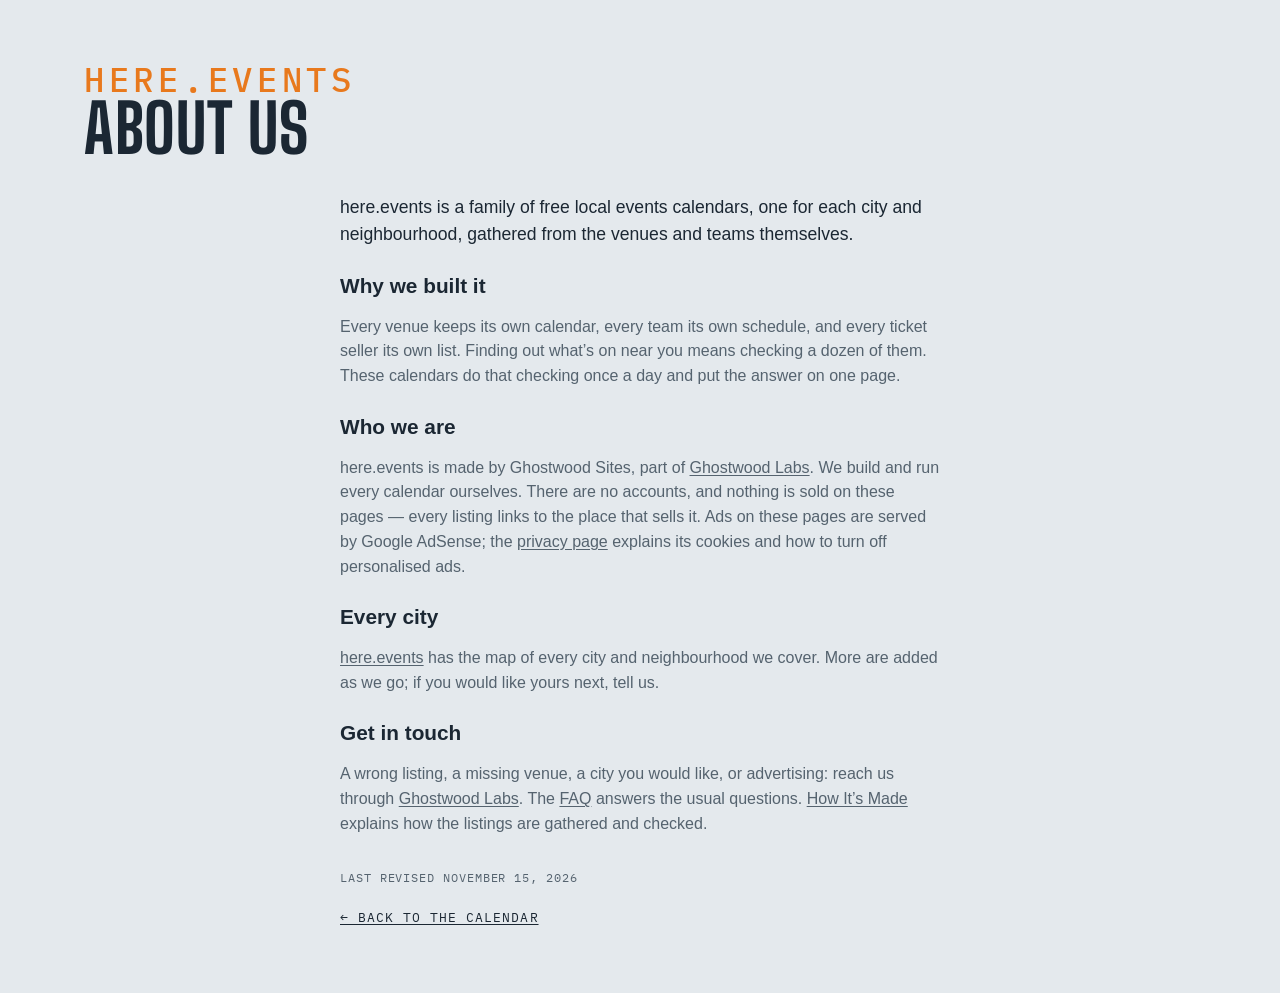
<file: site/about.html>
<!DOCTYPE html>
<html lang="en">
<head>
<meta charset="utf-8">
<meta name="viewport" content="width=device-width, initial-scale=1, viewport-fit=cover">
<meta name="theme-color" media="(prefers-color-scheme: light)" content="#edf1f4">
<meta name="theme-color" media="(prefers-color-scheme: dark)" content="#141a20">
<script>
  try {
    var t = localStorage.getItem('lqa-theme');
    var PHONE = '(max-width: 640px), (pointer: coarse) and (max-height: 500px)';
    if ((t === 'light' || t === 'dark') && !matchMedia(PHONE).matches) document.documentElement.dataset.theme = t;
  } catch (e) { /* no storage — system it is */ }
</script>
<title>About Us — here.events</title>
<meta name="description" content="About here.events: free local events calendars for each city and neighbourhood, gathered from the venues and teams themselves.">
<link rel="canonical" href="https://seattle.here.events/about.html">
<link rel="icon" href="favicon.svg" type="image/svg+xml">
<link rel="preconnect" href="https://fonts.googleapis.com">
<link rel="preconnect" href="https://fonts.gstatic.com" crossorigin>
<link href="https://fonts.googleapis.com/css2?family=Big+Shoulders:opsz,wght@10..72,500;10..72,700&family=IBM+Plex+Mono:wght@400;500&display=swap" rel="stylesheet">
<link rel="stylesheet" href="styles.css?v=__V__">
<script src="city.js?v=__V__"></script>
</head>
<body>

<!-- the Ghostwood Labs mark, drawn once; the masthead and the footer <use> it -->
<svg width="0" height="0" style="position:absolute" aria-hidden="true">
  <symbol id="gw-mark" viewBox="0 0 576 576">
    <g fill="none" stroke="currentColor" stroke-width="24" stroke-linecap="round" stroke-linejoin="round">
      <path d="M300.19 51.03A26 26 0 0 1 275.81 51.03L235.63 29.71A26 26 0 0 0 210.57 30.08L103.63 91.02A26 26 0 0 0 90.5 113.61L90.5 161.4A26 26 0 0 1 77.38 183.98L39.62 205.52A26 26 0 0 0 26.5 228.1L26.5 347.9A26 26 0 0 0 39.62 370.48L77.38 392.02A26 26 0 0 1 90.5 414.6L90.5 462.39A26 26 0 0 0 103.63 484.98L210.57 545.92A26 26 0 0 0 235.63 546.29L275.81 524.97A26 26 0 0 1 300.19 524.97L340.37 546.29A26 26 0 0 0 365.43 545.92L472.37 484.98A26 26 0 0 0 485.5 462.39L485.5 414.6A26 26 0 0 1 498.62 392.02L536.38 370.48A26 26 0 0 0 549.5 347.9L549.5 228.1A26 26 0 0 0 536.38 205.52L498.62 183.98A26 26 0 0 1 485.5 161.4L485.5 113.61A26 26 0 0 0 472.37 91.02L365.43 30.08A26 26 0 0 0 340.37 29.71L300.19 51.03Z"/>
      <path d="M288 57.5L288 177.5"/>
      <path d="M288 518.5L288 403.5"/>
      <path d="M90.5 176.5L144.63 204.58A26 26 0 0 0 169.19 204.26L209.58 181.92A26 26 0 0 0 223 159.17L223 101.5L158.5 137.5"/>
      <path d="M485.5 176.5L431.37 204.58A26 26 0 0 1 406.81 204.26L366.42 181.92A26 26 0 0 1 353 159.17L353 101.5L417.5 137.5"/>
      <path d="M157 211L157 287.5"/>
      <path d="M419 211L419 287.5"/>
      <path d="M90.5 399.5L144.63 371.42A26 26 0 0 1 169.19 371.74L209.58 394.08A26 26 0 0 1 223 416.83L223 474.5L158.5 438.5"/>
      <path d="M485.5 399.5L431.37 371.42A26 26 0 0 0 406.81 371.74L366.42 394.08A26 26 0 0 0 353 416.83L353 474.5L417.5 438.5"/>
      <path d="M26.5 288L92 325.5L92 250.5"/>
      <path d="M549.5 288L484 325.5L484 250.5"/>
    </g>
  </symbol>
</svg>

<!-- About us (Steve, 2026-10-29: "Create an about us section just to the left of FAQ, make it work
     the same"): one shared page for every city, word for word, like the FAQ. Styled by .ad-page. -->
<header class="masthead">
  <div class="masthead-text">
    <p class="eyebrow">here.events</p>
    <h1>About Us</h1>
  </div>
</header>
<main class="ad-page about-page">
  <p class="ad-lead">here.events is a family of free local events calendars, one for each city and neighbourhood, gathered from the venues and teams themselves.</p>

  <h2>Why we built it</h2>
  <p>Every venue keeps its own calendar, every team its own schedule, and every ticket seller its own list. Finding out what’s on near you means checking a dozen of them. These calendars do that checking once a day and put the answer on one page.</p>

  <h2>Who we are</h2>
  <p>here.events is made by Ghostwood Sites, part of <a href="https://ghostwoodlabs.com/" rel="noopener">Ghostwood Labs</a>. We build and run every calendar ourselves. There are no accounts, and nothing is sold on these pages — every listing links to the place that sells it. Ads on these pages are served by Google AdSense; the <a href="https://here.events/privacy/">privacy page</a> explains its cookies and how to turn off personalised ads.</p>

  <h2>Every city</h2>
  <p><a href="https://here.events/">here.events</a> has the map of every city and neighbourhood we cover. More are added as we go; if you would like yours next, tell us.</p>

  <h2>Get in touch</h2>
  <p>A wrong listing, a missing venue, a city you would like, or advertising: reach us through <a href="https://ghostwoodlabs.com/" rel="noopener">Ghostwood Labs</a>. The <a href="faq.html">FAQ</a> answers the usual questions. <a href="how.html">How It’s Made</a> explains how the listings are gathered and checked.</p>

  <p class="ad-revised">Last revised <time datetime="2026-11-15">November 15, 2026</time></p>
  <a class="ad-back" href="./">← Back to the calendar</a>
</main>
</body>
</html>
</file>
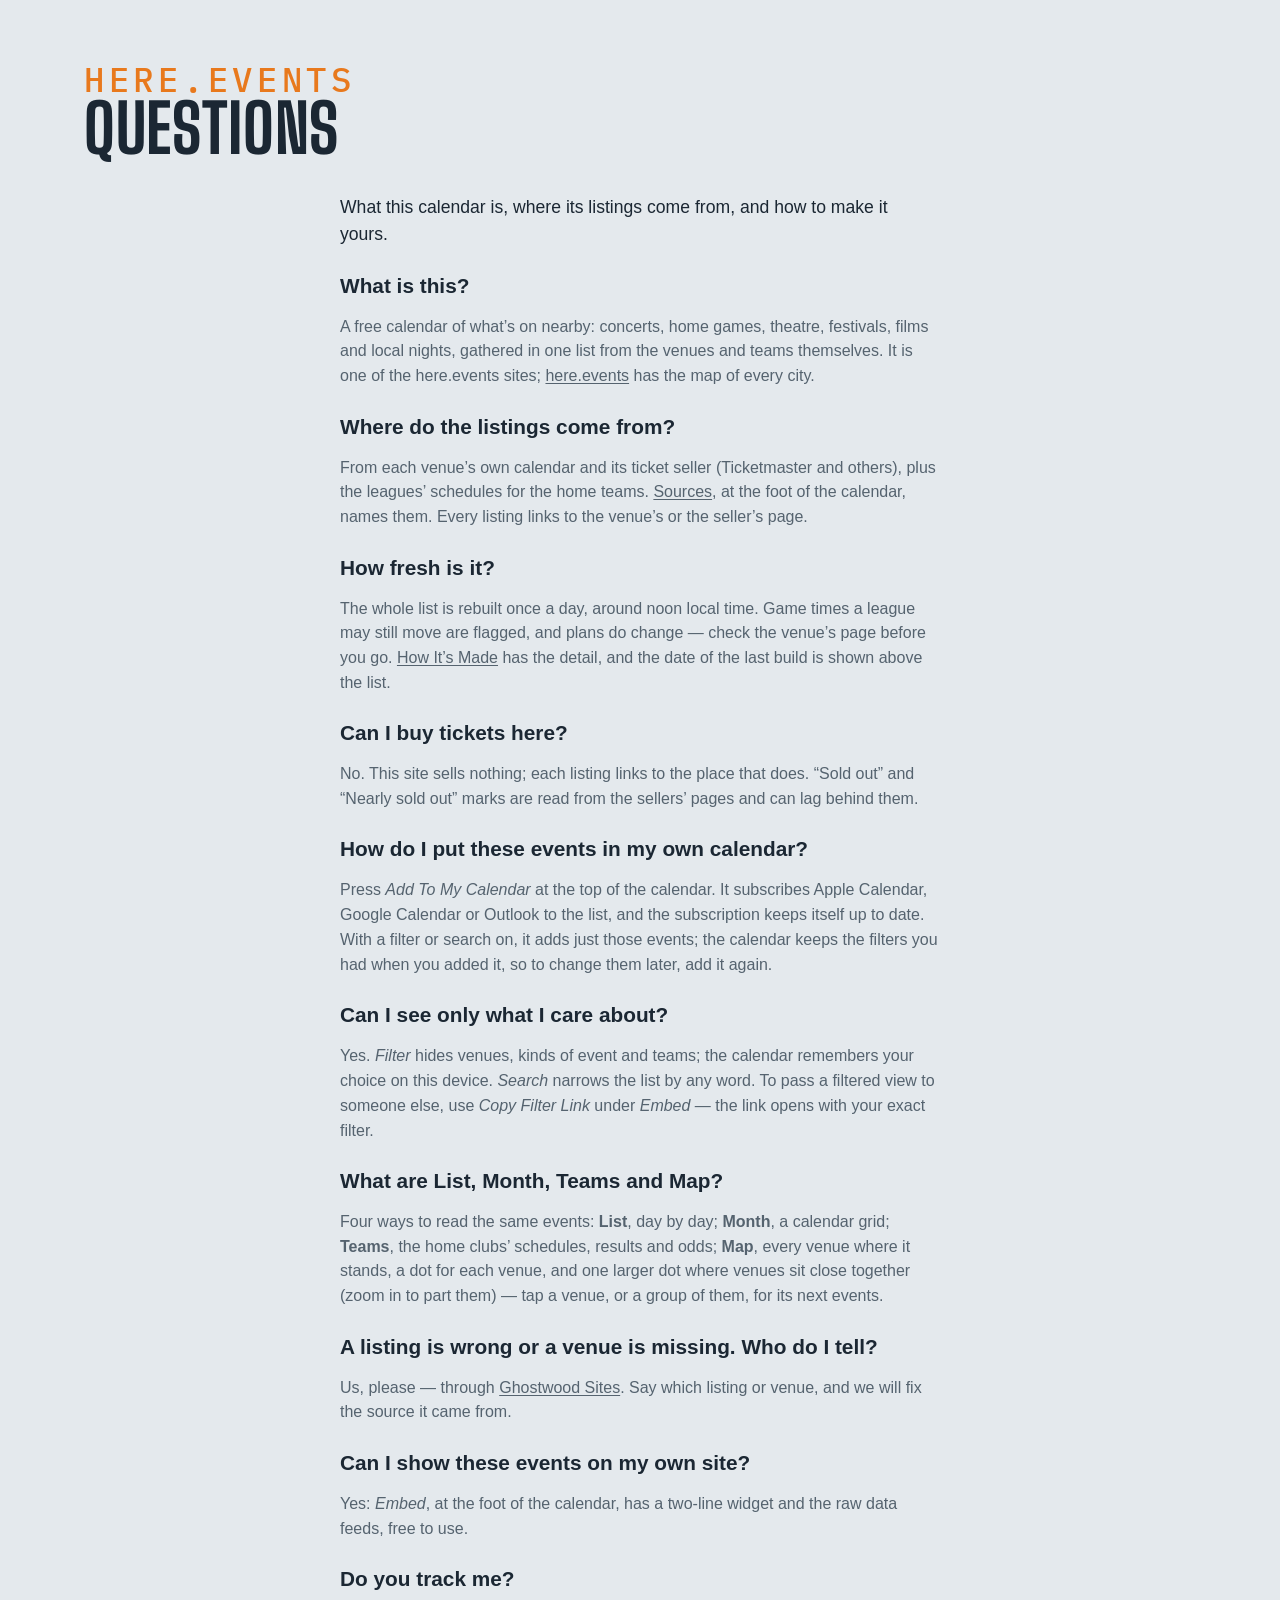
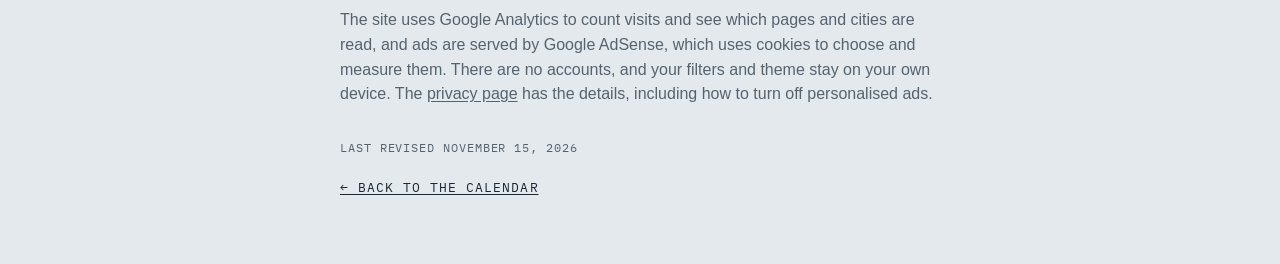
<file: site/faq.html>
<!DOCTYPE html>
<html lang="en">
<head>
<meta charset="utf-8">
<meta name="viewport" content="width=device-width, initial-scale=1, viewport-fit=cover">
<meta name="theme-color" media="(prefers-color-scheme: light)" content="#edf1f4">
<meta name="theme-color" media="(prefers-color-scheme: dark)" content="#141a20">
<script>
  try {
    var t = localStorage.getItem('lqa-theme');
    var PHONE = '(max-width: 640px), (pointer: coarse) and (max-height: 500px)';
    if ((t === 'light' || t === 'dark') && !matchMedia(PHONE).matches) document.documentElement.dataset.theme = t;
  } catch (e) { /* no storage — system it is */ }
</script>
<title>Questions — here.events</title>
<meta name="description" content="Questions about this events calendar: where the listings come from, how fresh they are, and how to put them in your own calendar.">
<link rel="canonical" href="https://seattle.here.events/faq.html">
<link rel="icon" href="favicon.svg" type="image/svg+xml">
<link rel="preconnect" href="https://fonts.googleapis.com">
<link rel="preconnect" href="https://fonts.gstatic.com" crossorigin>
<link href="https://fonts.googleapis.com/css2?family=Big+Shoulders:opsz,wght@10..72,500;10..72,700&family=IBM+Plex+Mono:wght@400;500&display=swap" rel="stylesheet">
<link rel="stylesheet" href="styles.css?v=__V__">
<script src="city.js?v=__V__"></script>
</head>
<body>

<!-- the Ghostwood Labs mark, drawn once; the masthead and the footer <use> it -->
<svg width="0" height="0" style="position:absolute" aria-hidden="true">
  <symbol id="gw-mark" viewBox="0 0 576 576">
    <g fill="none" stroke="currentColor" stroke-width="24" stroke-linecap="round" stroke-linejoin="round">
      <path d="M300.19 51.03A26 26 0 0 1 275.81 51.03L235.63 29.71A26 26 0 0 0 210.57 30.08L103.63 91.02A26 26 0 0 0 90.5 113.61L90.5 161.4A26 26 0 0 1 77.38 183.98L39.62 205.52A26 26 0 0 0 26.5 228.1L26.5 347.9A26 26 0 0 0 39.62 370.48L77.38 392.02A26 26 0 0 1 90.5 414.6L90.5 462.39A26 26 0 0 0 103.63 484.98L210.57 545.92A26 26 0 0 0 235.63 546.29L275.81 524.97A26 26 0 0 1 300.19 524.97L340.37 546.29A26 26 0 0 0 365.43 545.92L472.37 484.98A26 26 0 0 0 485.5 462.39L485.5 414.6A26 26 0 0 1 498.62 392.02L536.38 370.48A26 26 0 0 0 549.5 347.9L549.5 228.1A26 26 0 0 0 536.38 205.52L498.62 183.98A26 26 0 0 1 485.5 161.4L485.5 113.61A26 26 0 0 0 472.37 91.02L365.43 30.08A26 26 0 0 0 340.37 29.71L300.19 51.03Z"/>
      <path d="M288 57.5L288 177.5"/>
      <path d="M288 518.5L288 403.5"/>
      <path d="M90.5 176.5L144.63 204.58A26 26 0 0 0 169.19 204.26L209.58 181.92A26 26 0 0 0 223 159.17L223 101.5L158.5 137.5"/>
      <path d="M485.5 176.5L431.37 204.58A26 26 0 0 1 406.81 204.26L366.42 181.92A26 26 0 0 1 353 159.17L353 101.5L417.5 137.5"/>
      <path d="M157 211L157 287.5"/>
      <path d="M419 211L419 287.5"/>
      <path d="M90.5 399.5L144.63 371.42A26 26 0 0 1 169.19 371.74L209.58 394.08A26 26 0 0 1 223 416.83L223 474.5L158.5 438.5"/>
      <path d="M485.5 399.5L431.37 371.42A26 26 0 0 0 406.81 371.74L366.42 394.08A26 26 0 0 0 353 416.83L353 474.5L417.5 438.5"/>
      <path d="M26.5 288L92 325.5L92 250.5"/>
      <path d="M549.5 288L484 325.5L484 250.5"/>
    </g>
  </symbol>
</svg>

<!-- The FAQ (Steve, 2026-10-28, queued "creating a FAQ page"): one shared page for
     every city, word for word, "here.events" over the heading on every site (Steve,
     2026-10-29: "FAQ doesn't need the city/neighboorhood"). Styled by .ad-page in styles.css, like Advertise. -->
<header class="masthead">
  <div class="masthead-text">
    <p class="eyebrow">here.events</p>
    <h1>Questions</h1>
  </div>
</header>
<main class="ad-page faq-page">
  <p class="ad-lead">What this calendar is, where its listings come from, and how to make it yours.</p>

  <h2>What is this?</h2>
  <p>A free calendar of what’s on nearby: concerts, home games, theatre, festivals, films and local nights, gathered in one list from the venues and teams themselves. It is one of the here.events sites; <a href="https://here.events/">here.events</a> has the map of every city.</p>

  <h2>Where do the listings come from?</h2>
  <p>From each venue’s own calendar and its ticket seller (Ticketmaster and others), plus the leagues’ schedules for the home teams. <a href="sources.html">Sources</a>, at the foot of the calendar, names them. Every listing links to the venue’s or the seller’s page.</p>

  <h2>How fresh is it?</h2>
  <p>The whole list is rebuilt once a day, around noon local time. Game times a league may still move are flagged, and plans do change — check the venue’s page before you go. <a href="how.html">How It’s Made</a> has the detail, and the date of the last build is shown above the list.</p>

  <h2>Can I buy tickets here?</h2>
  <p>No. This site sells nothing; each listing links to the place that does. “Sold out” and “Nearly sold out” marks are read from the sellers’ pages and can lag behind them.</p>

  <h2>How do I put these events in my own calendar?</h2>
  <p>Press <em>Add To My Calendar</em> at the top of the calendar. It subscribes Apple Calendar, Google Calendar or Outlook to the list, and the subscription keeps itself up to date. With a filter or search on, it adds just those events; the calendar keeps the filters you had when you added it, so to change them later, add it again.</p>

  <h2>Can I see only what I care about?</h2>
  <p>Yes. <em>Filter</em> hides venues, kinds of event and teams; the calendar remembers your choice on this device. <em>Search</em> narrows the list by any word. To pass a filtered view to someone else, use <em>Copy Filter Link</em> under <em>Embed</em> — the link opens with your exact filter.</p>

  <h2>What are List, Month, Teams and Map?</h2>
  <p>Four ways to read the same events: <strong>List</strong>, day by day; <strong>Month</strong>, a calendar grid; <strong>Teams</strong>, the home clubs’ schedules, results and odds; <strong>Map</strong>, every venue where it stands, a dot for each venue, and one larger dot where venues sit close together (zoom in to part them) — tap a venue, or a group of them, for its next events.</p>

  <h2>A listing is wrong or a venue is missing. Who do I tell?</h2>
  <p>Us, please — through <a href="https://ghostwoodlabs.com/" rel="noopener">Ghostwood Sites</a>. Say which listing or venue, and we will fix the source it came from.</p>

  <h2>Can I show these events on my own site?</h2>
  <p>Yes: <em>Embed</em>, at the foot of the calendar, has a two-line widget and the raw data feeds, free to use.</p>

  <h2>Do you track me?</h2>
  <p>The site uses Google Analytics to count visits and see which pages and cities are read, and ads are served by Google AdSense, which uses cookies to choose and measure them. There are no accounts, and your filters and theme stay on your own device. The <a href="https://here.events/privacy/">privacy page</a> has the details, including how to turn off personalised ads.</p>

  <p class="ad-revised">Last revised <time datetime="2026-11-15">November 15, 2026</time></p>
  <a class="ad-back" href="./">← Back to the calendar</a>
</main>
</body>
</html>
</file>
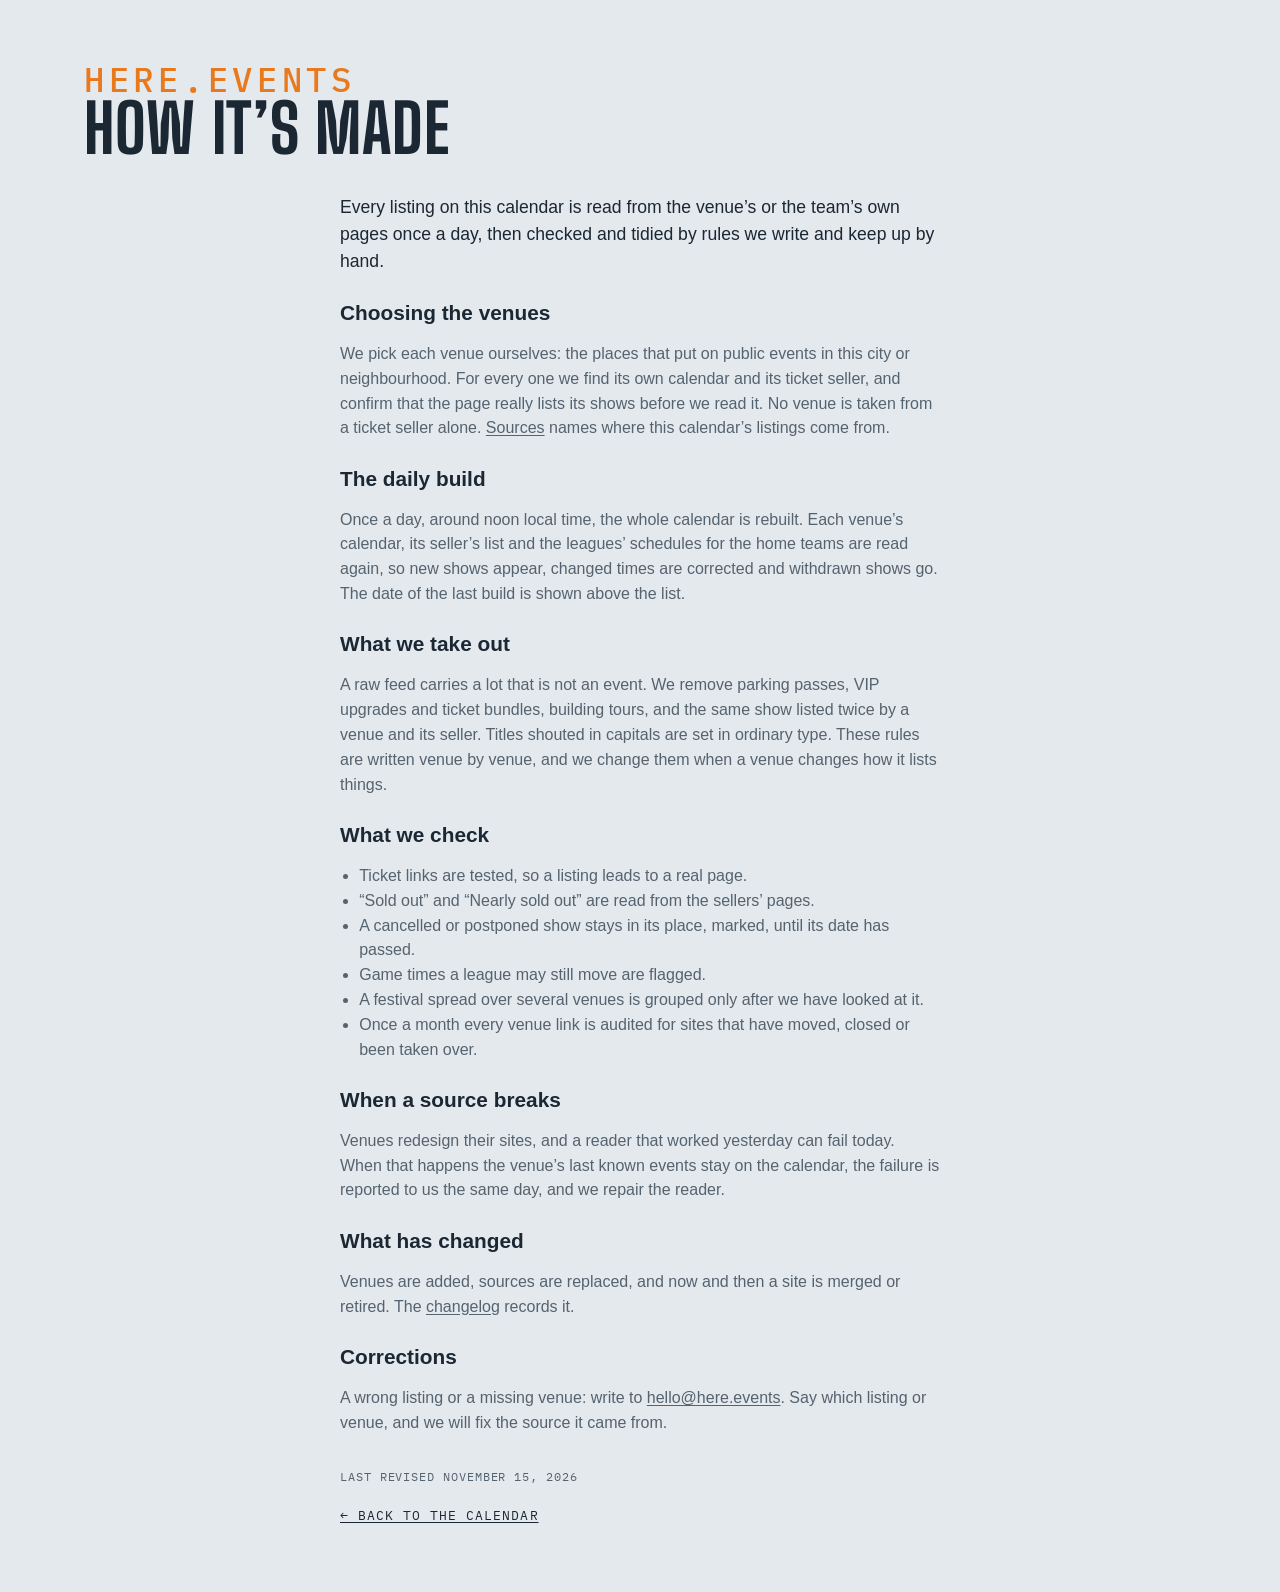
<file: site/how.html>
<!DOCTYPE html>
<html lang="en">
<head>
<meta charset="utf-8">
<meta name="viewport" content="width=device-width, initial-scale=1, viewport-fit=cover">
<meta name="theme-color" media="(prefers-color-scheme: light)" content="#edf1f4">
<meta name="theme-color" media="(prefers-color-scheme: dark)" content="#141a20">
<script>
  try {
    var t = localStorage.getItem('lqa-theme');
    var PHONE = '(max-width: 640px), (pointer: coarse) and (max-height: 500px)';
    if ((t === 'light' || t === 'dark') && !matchMedia(PHONE).matches) document.documentElement.dataset.theme = t;
  } catch (e) {}
</script>
<title>How This Calendar Is Made — here.events</title>
<meta name="description" content="How the here.events calendars are made: which venues are chosen, what is read each day, what is taken out by hand, and what is checked before a listing is published.">
<link rel="canonical" href="https://seattle.here.events/how.html">
<link rel="icon" href="favicon.svg" type="image/svg+xml">
<link rel="preconnect" href="https://fonts.googleapis.com">
<link rel="preconnect" href="https://fonts.gstatic.com" crossorigin>
<link href="https://fonts.googleapis.com/css2?family=Big+Shoulders:opsz,wght@10..72,500;10..72,700&family=IBM+Plex+Mono:wght@400;500&display=swap" rel="stylesheet">
<link rel="stylesheet" href="styles.css?v=__V__">
<script src="city.js?v=__V__"></script>
</head>
<body>

<svg width="0" height="0" style="position:absolute" aria-hidden="true">
  <symbol id="gw-mark" viewBox="0 0 576 576">
    <g fill="none" stroke="currentColor" stroke-width="24" stroke-linecap="round" stroke-linejoin="round">
      <path d="M300.19 51.03A26 26 0 0 1 275.81 51.03L235.63 29.71A26 26 0 0 0 210.57 30.08L103.63 91.02A26 26 0 0 0 90.5 113.61L90.5 161.4A26 26 0 0 1 77.38 183.98L39.62 205.52A26 26 0 0 0 26.5 228.1L26.5 347.9A26 26 0 0 0 39.62 370.48L77.38 392.02A26 26 0 0 1 90.5 414.6L90.5 462.39A26 26 0 0 0 103.63 484.98L210.57 545.92A26 26 0 0 0 235.63 546.29L275.81 524.97A26 26 0 0 1 300.19 524.97L340.37 546.29A26 26 0 0 0 365.43 545.92L472.37 484.98A26 26 0 0 0 485.5 462.39L485.5 414.6A26 26 0 0 1 498.62 392.02L536.38 370.48A26 26 0 0 0 549.5 347.9L549.5 228.1A26 26 0 0 0 536.38 205.52L498.62 183.98A26 26 0 0 1 485.5 161.4L485.5 113.61A26 26 0 0 0 472.37 91.02L365.43 30.08A26 26 0 0 0 340.37 29.71L300.19 51.03Z"/>
      <path d="M288 57.5L288 177.5"/>
      <path d="M288 518.5L288 403.5"/>
      <path d="M90.5 176.5L144.63 204.58A26 26 0 0 0 169.19 204.26L209.58 181.92A26 26 0 0 0 223 159.17L223 101.5L158.5 137.5"/>
      <path d="M485.5 176.5L431.37 204.58A26 26 0 0 1 406.81 204.26L366.42 181.92A26 26 0 0 1 353 159.17L353 101.5L417.5 137.5"/>
      <path d="M157 211L157 287.5"/>
      <path d="M419 211L419 287.5"/>
      <path d="M90.5 399.5L144.63 371.42A26 26 0 0 1 169.19 371.74L209.58 394.08A26 26 0 0 1 223 416.83L223 474.5L158.5 438.5"/>
      <path d="M485.5 399.5L431.37 371.42A26 26 0 0 0 406.81 371.74L366.42 394.08A26 26 0 0 0 353 416.83L353 474.5L417.5 438.5"/>
      <path d="M26.5 288L92 325.5L92 250.5"/>
      <path d="M549.5 288L484 325.5L484 250.5"/>
    </g>
  </symbol>
</svg>

<header class="masthead">
  <div class="masthead-text">
    <p class="eyebrow">here.events</p>
    <h1>How It’s Made</h1>
  </div>
</header>
<main class="ad-page how-page">
  <p class="ad-lead">Every listing on this calendar is read from the venue’s or the team’s own pages once a day, then checked and tidied by rules we write and keep up by hand.</p>

  <h2>Choosing the venues</h2>
  <p>We pick each venue ourselves: the places that put on public events in this city or neighbourhood. For every one we find its own calendar and its ticket seller, and confirm that the page really lists its shows before we read it. No venue is taken from a ticket seller alone. <a href="sources.html">Sources</a> names where this calendar’s listings come from.</p>

  <h2>The daily build</h2>
  <p>Once a day, around noon local time, the whole calendar is rebuilt. Each venue’s calendar, its seller’s list and the leagues’ schedules for the home teams are read again, so new shows appear, changed times are corrected and withdrawn shows go. The date of the last build is shown above the list.</p>

  <h2>What we take out</h2>
  <p>A raw feed carries a lot that is not an event. We remove parking passes, VIP upgrades and ticket bundles, building tours, and the same show listed twice by a venue and its seller. Titles shouted in capitals are set in ordinary type. These rules are written venue by venue, and we change them when a venue changes how it lists things.</p>

  <h2>What we check</h2>
  <ul>
    <li>Ticket links are tested, so a listing leads to a real page.</li>
    <li>“Sold out” and “Nearly sold out” are read from the sellers’ pages.</li>
    <li>A cancelled or postponed show stays in its place, marked, until its date has passed.</li>
    <li>Game times a league may still move are flagged.</li>
    <li>A festival spread over several venues is grouped only after we have looked at it.</li>
    <li>Once a month every venue link is audited for sites that have moved, closed or been taken over.</li>
  </ul>

  <h2>When a source breaks</h2>
  <p>Venues redesign their sites, and a reader that worked yesterday can fail today. When that happens the venue’s last known events stay on the calendar, the failure is reported to us the same day, and we repair the reader.</p>

  <h2>What has changed</h2>
  <p>Venues are added, sources are replaced, and now and then a site is merged or retired. The <a href="https://here.events/changelog/">changelog</a> records it.</p>

  <h2>Corrections</h2>
  <p>A wrong listing or a missing venue: write to <a href="mailto:hello@here.events">hello@here.events</a>. Say which listing or venue, and we will fix the source it came from.</p>

  <p class="ad-revised">Last revised <time datetime="2026-11-15">November 15, 2026</time></p>
  <a class="ad-back" href="./">← Back to the calendar</a>
</main>
</body>
</html>
</file>
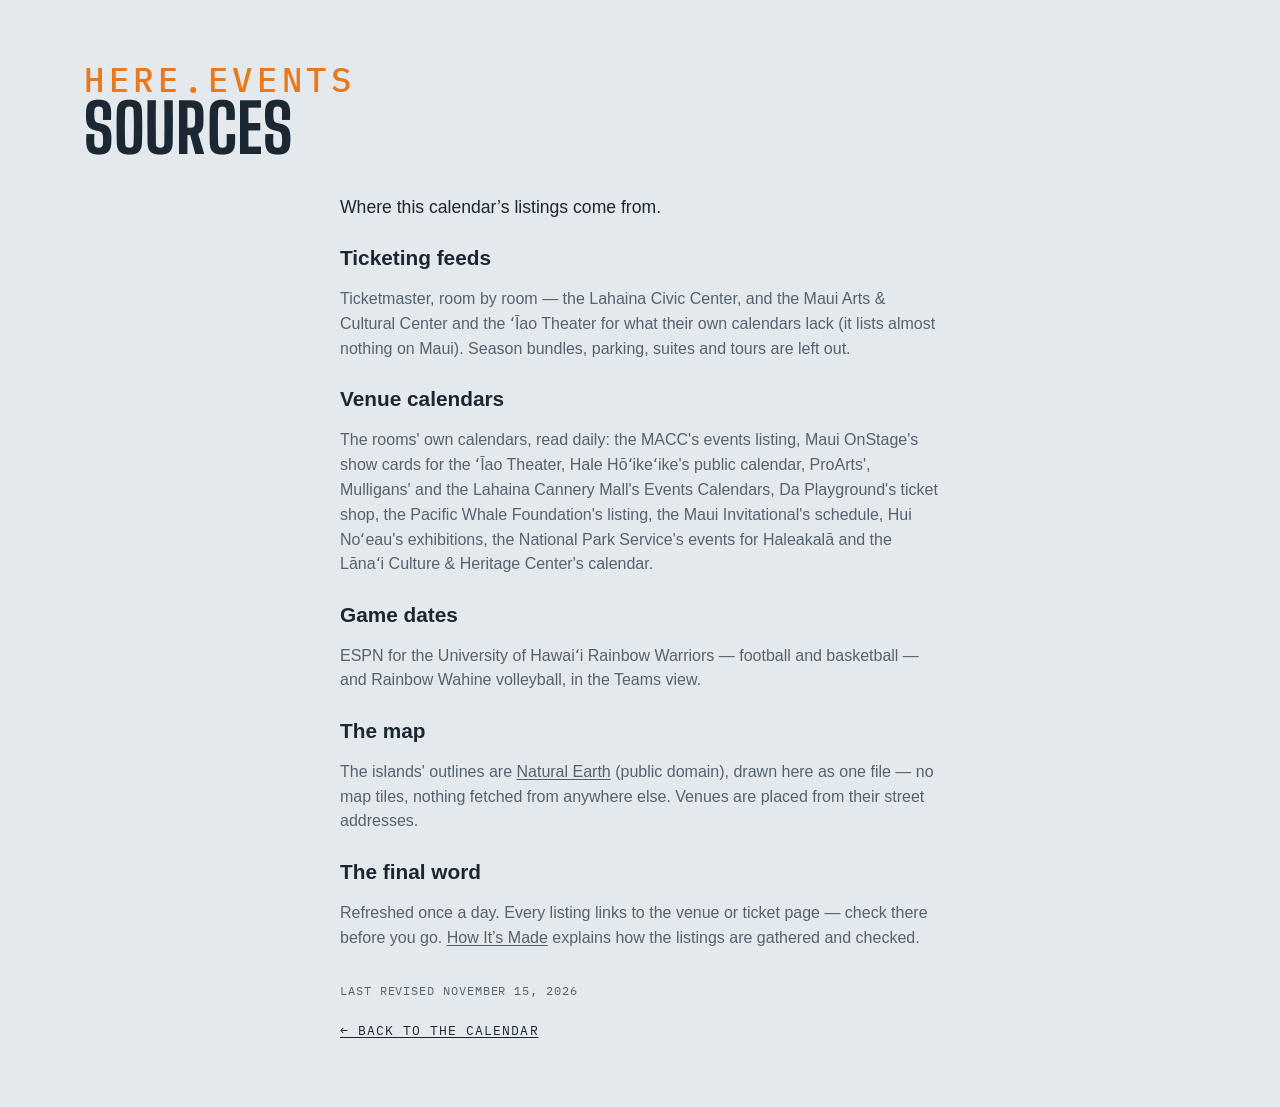
<file: site/sources.html>
<!DOCTYPE html>
<html lang="en">
<head>
<meta charset="utf-8">
<meta name="viewport" content="width=device-width, initial-scale=1, viewport-fit=cover">
<meta name="theme-color" media="(prefers-color-scheme: light)" content="#edf1f4">
<meta name="theme-color" media="(prefers-color-scheme: dark)" content="#141a20">
<script>
  try {
    var t = localStorage.getItem('lqa-theme');
    var PHONE = '(max-width: 640px), (pointer: coarse) and (max-height: 500px)';
    if ((t === 'light' || t === 'dark') && !matchMedia(PHONE).matches) document.documentElement.dataset.theme = t;
  } catch (e) { /* no storage — system it is */ }
</script>
<title>Sources — here.events</title>
<meta name="description" content="Where this events calendar’s listings come from: the ticket sellers, the venues’ own calendars and the leagues’ schedules.">
<link rel="icon" href="favicon.svg" type="image/svg+xml">
<link rel="preconnect" href="https://fonts.googleapis.com">
<link rel="preconnect" href="https://fonts.gstatic.com" crossorigin>
<link href="https://fonts.googleapis.com/css2?family=Big+Shoulders:opsz,wght@10..72,500;10..72,700&family=IBM+Plex+Mono:wght@400;500&display=swap" rel="stylesheet">
<link rel="stylesheet" href="styles.css?v=__V__">
<script src="city.js?v=__V__"></script>
</head>
<body>

<!-- the Ghostwood Labs mark, drawn once; the masthead and the footer <use> it -->
<svg width="0" height="0" style="position:absolute" aria-hidden="true">
  <symbol id="gw-mark" viewBox="0 0 576 576">
    <g fill="none" stroke="currentColor" stroke-width="24" stroke-linecap="round" stroke-linejoin="round">
      <path d="M300.19 51.03A26 26 0 0 1 275.81 51.03L235.63 29.71A26 26 0 0 0 210.57 30.08L103.63 91.02A26 26 0 0 0 90.5 113.61L90.5 161.4A26 26 0 0 1 77.38 183.98L39.62 205.52A26 26 0 0 0 26.5 228.1L26.5 347.9A26 26 0 0 0 39.62 370.48L77.38 392.02A26 26 0 0 1 90.5 414.6L90.5 462.39A26 26 0 0 0 103.63 484.98L210.57 545.92A26 26 0 0 0 235.63 546.29L275.81 524.97A26 26 0 0 1 300.19 524.97L340.37 546.29A26 26 0 0 0 365.43 545.92L472.37 484.98A26 26 0 0 0 485.5 462.39L485.5 414.6A26 26 0 0 1 498.62 392.02L536.38 370.48A26 26 0 0 0 549.5 347.9L549.5 228.1A26 26 0 0 0 536.38 205.52L498.62 183.98A26 26 0 0 1 485.5 161.4L485.5 113.61A26 26 0 0 0 472.37 91.02L365.43 30.08A26 26 0 0 0 340.37 29.71L300.19 51.03Z"/>
      <path d="M288 57.5L288 177.5"/>
      <path d="M288 518.5L288 403.5"/>
      <path d="M90.5 176.5L144.63 204.58A26 26 0 0 0 169.19 204.26L209.58 181.92A26 26 0 0 0 223 159.17L223 101.5L158.5 137.5"/>
      <path d="M485.5 176.5L431.37 204.58A26 26 0 0 1 406.81 204.26L366.42 181.92A26 26 0 0 1 353 159.17L353 101.5L417.5 137.5"/>
      <path d="M157 211L157 287.5"/>
      <path d="M419 211L419 287.5"/>
      <path d="M90.5 399.5L144.63 371.42A26 26 0 0 1 169.19 371.74L209.58 394.08A26 26 0 0 1 223 416.83L223 474.5L158.5 438.5"/>
      <path d="M485.5 399.5L431.37 371.42A26 26 0 0 0 406.81 371.74L366.42 394.08A26 26 0 0 0 353 416.83L353 474.5L417.5 438.5"/>
      <path d="M26.5 288L92 325.5L92 250.5"/>
      <path d="M549.5 288L484 325.5L484 250.5"/>
    </g>
  </symbol>
</svg>

<!-- The sources (Steve, 2026-10-29: "make it work like FAQ"): moved here from the footer's
     floating panel. "here.events" over the heading like the FAQ, but the text below is this
     city's own — each city keeps its own sources.html. Styled by .ad-page in styles.css. -->
<header class="masthead">
  <div class="masthead-text">
    <p class="eyebrow">here.events</p>
    <h1>Sources</h1>
  </div>
</header>
<main class="ad-page sources-page">
  <p class="ad-lead">Where this calendar’s listings come from.</p>

  <h2>Ticketing feeds</h2>
  <p>Ticketmaster, room by room — the Lahaina Civic Center, and the Maui Arts &amp; Cultural Center and the ʻĪao Theater for what their own calendars lack (it lists almost nothing on Maui). Season bundles, parking, suites and tours are left out.</p>

  <h2>Venue calendars</h2>
  <p>The rooms' own calendars, read daily: the MACC's events listing, Maui OnStage's show cards for the ʻĪao Theater, Hale Hōʻikeʻike's public calendar, ProArts', Mulligans' and the Lahaina Cannery Mall's Events Calendars, Da Playground's ticket shop, the Pacific Whale Foundation's listing, the Maui Invitational's schedule, Hui Noʻeau's exhibitions, the National Park Service's events for Haleakalā and the Lānaʻi Culture &amp; Heritage Center's calendar.</p>

  <h2>Game dates</h2>
  <p>ESPN for the University of Hawaiʻi Rainbow Warriors — football and basketball — and Rainbow Wahine volleyball, in the Teams view.</p>

  <h2>The map</h2>
  <p>The islands' outlines are <a href="https://www.naturalearthdata.com/" target="_blank" rel="noopener">Natural Earth</a> (public domain), drawn here as one file — no map tiles, nothing fetched from anywhere else. Venues are placed from their street addresses.</p>

  <h2>The final word</h2>
  <p>Refreshed once a day. Every listing links to the venue or ticket page — check there before you go. <a href="how.html">How It’s Made</a> explains how the listings are gathered and checked.</p>

  <p class="ad-revised">Last revised <time datetime="2026-11-15">November 15, 2026</time></p>
  <a class="ad-back" href="./">← Back to the calendar</a>
</main>
</body>
</html>
</file>
<file: site/styles.css>
/* Lower Queen Anne Events — overcast-sky palette, marquee display type. */

:root {
  --sky: #e4e9ed;        /* overcast paper (a step down from #edf1f4, Steve 2026-10-12: "a little less glaring") */
  --mist: #f7f9fb;       /* card surface (was pure white) */
  --ink: #1b2733;        /* Puget ink */
  --ink-soft: #55636f;
  --ink-bright: #1b2733; /* the logo: pure white in the dark palette, ink here */
  --line: #c3ccd4;
  --gold: #e8791d;       /* Space Needle "Galaxy Gold" */
  --gold-soft: #fbe9d8;
  /* Color coding is muted (a step back from the pure primaries) and each
     group keeps to its own family so a dot or stripe reads as what it is:
     venues are cool (blue → violet → teal), event types are warm (yellow →
     orange → red → pink). */
  /* venue hues (chips, grid ticks, agenda tags): a sweep from teal through
     blue and violet to magenta, neighbors alternating light and dark */
  /* all three families sit a step back from the pure primaries: the same
     hues, less glare, so the stripes and ticks read after the titles */
  --v-macc: #9e2e2e; --v-iao: #9e6f2e; --v-bailey: #959e2e; --v-proarts: #669e2e; --v-mulligans: #2e9e2e; --v-playground: #2e9e8f; --v-pwf: #2e6f9e; --v-civic: #2e509e; --v-cannery: #532e9e; --v-hui: #882e9e; --v-haleakala: #9e2e8b; --v-lanai: #9e2e4a; /* the rooms, one hue each (city.js cssVar), spread round the wheel */
  --venue-text: 72%;     /* how much of the venue hue the card's venue label keeps (light mode) */
  --tint: 26%;           /* the venue wash behind a series card (light mode; 13% in the dark palette) */
  --row-a: #f3f6f8; --row-b: #d6dde3; /* the list's rows alternate light and dark grey; only a series keeps its venue's hue (Steve, 2026-10-20) */
  /* event-type hues (calendar ticks, agenda right edge): concerts salmon and
     arts crimson keep clear of the brand orange; movies slate = "quiet" */
  --t-concert: #d9664f;
  --t-sports: #d4b106;
  --t-arts: #b8303f;
  --t-movie: #7a8a99;
  --t-community: #d63f9c;
  --t-expo: #2a9d8f;      /* conventions & expos: turquoise, the one hue the types didn't use */
  --t-bar: #c28a12;       /* bar nights: amber, an ale between the sports yellow and concert salmon */
  --alert: #e02b26;       /* cancelled / postponed notes: plain bright red */
  --barh-base: 3.4rem;   /* the pinned filter bar's height (chips 2.25rem + padding) */
  --titleh: 1.7rem;      /* the bar's title line (1.2rem + .5rem gap), added while scrolled */
  --barh: var(--barh-base); /* what the sticky things below the bar offset by */
  --rule: color-mix(in srgb, var(--line), var(--ink-soft)); /* list dividers: a step brighter than --line */
  /* the scorebug (the live game block, .tf-bug): a light panel in this theme, the broadcast's charcoal in the dark one (Steve, 2026-10-12: the charcoal panel on the light card looked bad) */
  --bug-bg: #f9fafb; --bug-frame: #c9d2da; --bug-ink: #1b2733; --bug-soft: #55636f; --bug-dim: #7c8894; --bug-rowline: #d5dce3; --bug-off: #b3bcc5; --bug-muted: #6b7784; --bug-score-bg: #ffffff; --bug-shadow: rgba(15, 25, 35, .10); --bug-redzone: #c8261f;
  --bug-bw: 1px; --frame: var(--line); --frame-w: 1px; /* the game block's frame and the bug's rules: hairlines in the card's line colour here, the 2px broadcast frame in the dark theme (Steve, 2026-10-12: "soften … the borders in general") */
  --cell-mix: 22%; --cell-ink: var(--ink); --cell-bar: 4px; --cell-shadow: none; /* the bug's team cells: a wash of the club colour with a bar of it at the left and ink type, instead of the solid cell ("soften the colors here") */
  --tick-mix: var(--ink); --tick-pct: 65%; /* the refresh countdown ring: the club's colour mixed toward ink here, toward white on the dark ground (the mix itself is written in the .tf-refresh rule: a token holding var(--team-2) would resolve here on :root, where no club colour exists, and come out empty) */
  --dot: color-mix(in srgb, var(--ink-soft) 40%, transparent); /* the dotted underline under the watch strip's links */
  --display: "Big Shoulders", "Arial Narrow", sans-serif;
  --body: -apple-system, BlinkMacSystemFont, "Segoe UI", "Helvetica Neue", sans-serif;
  --mono: "IBM Plex Mono", ui-monospace, Menlo, monospace;
}
/* Dark palette. Applies when the system prefers dark and the visitor hasn't
   picked Light, or whenever they've picked Dark (the toggle sets
   data-theme on <html>; "system" leaves it unset). The two blocks must
   stay identical — CSS has no way to give one ruleset two unrelated
   conditions. */
@media (prefers-color-scheme: dark) {
  :root:not([data-theme="light"]) {
    color-scheme: dark;
    --sky: #141a20; --mist: #1d252e; --ink: #e8edf1; --ink-soft: #9aa7b2; --ink-bright: #ffffff;
    --line: #333f4a; --gold: #f08a33; --gold-soft: #3a2a1a;
    --v-macc: #ea8686; --v-iao: #eac086; --v-bailey: #e1ea86; --v-proarts: #b8ea86; --v-mulligans: #86ea86; --v-playground: #86eadc; --v-pwf: #86c0ea; --v-civic: #86a4ea; --v-cannery: #a786ea; --v-hui: #d686ea; --v-haleakala: #ea86d9; --v-lanai: #ea869f;
    --venue-text: 100%; --tint: 13%;
    --row-a: #1e252c; --row-b: #2c343c;
    --t-concert: #f0806a; --t-sports: #f2d21b; --t-arts: #d63a4f;
    --t-movie: #8b9db0; --t-community: #e660a8; --t-expo: #4fd1c5; --t-bar: #e3ad3c; --alert: #ff4b3e;
    --bug-bg: #2b2d30; --bug-frame: #c9cdd2; --bug-ink: #f4f4f4; --bug-soft: #d5d8dc; --bug-dim: #b9bec4; --bug-rowline: #5c6167; --bug-off: #6a6d72; --bug-muted: #4a4f56; --bug-score-bg: #fafafa; --bug-shadow: rgba(0, 0, 0, .35); --bug-redzone: #ff7b7b;
  --bug-bw: 2px; --frame: var(--ink-soft); --frame-w: 2px; --cell-mix: 100%; --cell-ink: #fff; --cell-bar: 0px; --cell-shadow: 0 1px 2px rgba(0, 0, 0, .5);
    --bug-bw: 2px; --frame: var(--ink-soft); --frame-w: 2px; --cell-mix: 100%; --cell-ink: #fff; --cell-bar: 0px; --cell-shadow: 0 1px 2px rgba(0, 0, 0, .5);
    --tick-mix: white; --tick-pct: 45%;
    --dot: color-mix(in srgb, var(--ink-soft) 60%, transparent);
  }
}
:root[data-theme="dark"] {
  color-scheme: dark;
  --sky: #141a20; --mist: #1d252e; --ink: #e8edf1; --ink-soft: #9aa7b2; --ink-bright: #ffffff;
  --line: #333f4a; --gold: #f08a33; --gold-soft: #3a2a1a;
  --v-macc: #ea8686; --v-iao: #eac086; --v-bailey: #e1ea86; --v-proarts: #b8ea86; --v-mulligans: #86ea86; --v-playground: #86eadc; --v-pwf: #86c0ea; --v-civic: #86a4ea; --v-cannery: #a786ea; --v-hui: #d686ea; --v-haleakala: #ea86d9; --v-lanai: #ea869f;
  --venue-text: 100%; --tint: 13%;
  --row-a: #1e252c; --row-b: #2c343c;
  --t-concert: #f0806a; --t-sports: #f2d21b; --t-arts: #d63a4f;
  --t-movie: #8b9db0; --t-community: #e660a8; --t-expo: #4fd1c5; --t-bar: #e3ad3c; --alert: #ff4b3e;
  --bug-bg: #2b2d30; --bug-frame: #c9cdd2; --bug-ink: #f4f4f4; --bug-soft: #d5d8dc; --bug-dim: #b9bec4; --bug-rowline: #5c6167; --bug-off: #6a6d72; --bug-muted: #4a4f56; --bug-score-bg: #fafafa; --bug-shadow: rgba(0, 0, 0, .35); --bug-redzone: #ff7b7b;
  --tick-mix: white; --tick-pct: 45%;
  --dot: color-mix(in srgb, var(--ink-soft) 60%, transparent);
}
:root[data-theme="light"] { color-scheme: light; }

* { box-sizing: border-box; }
html { scroll-behavior: smooth; overflow-x: clip; } /* clip: the footer bleeds to the viewport edges */
@media (prefers-reduced-motion: reduce) { html { scroll-behavior: auto; } }
/* the page is 62rem wide, and steps wider on big screens so event names
   get a single line: the calendar column is fixed, so all of the extra
   width goes to the cards (the footer line follows) */
:root { --pagew: 62rem; }
@media (min-width: 1180px) { :root { --pagew: 72rem; } }
@media (min-width: 1360px) { :root { --pagew: 80rem; } }
body {
  /* no bottom padding: the sticky footer is the page's last thing, and any
     padding here would show as a blank band under it once the list is short.
     A column flex at least a viewport tall, so a short page (the Teams view
     with one team) still puts the footer at the bottom edge */
  display: flex; flex-direction: column; min-height: 100vh; min-height: 100dvh;
  margin: 0 auto; padding: 0 1.25rem; max-width: var(--pagew);
  background: var(--sky); color: var(--ink);
  font: 16px/1.55 var(--body);
}
/* flex items refuse to shrink below their content's minimum width, so one
   unwrappable line (a TV listing, the compact bar's title) would push a whole
   section past a phone's edge; let them shrink like blocks */
body > * { min-width: 0; }
a { color: inherit; text-underline-offset: 2px; }
:focus-visible { outline: 2px solid var(--ink-soft); outline-offset: 2px; }

/* ---- masthead ---- */
.masthead {
  display: flex; flex-wrap: wrap; gap: 1.5rem; align-items: flex-end;
  justify-content: space-between; padding: 2.5rem 0 1rem;
}
.eyebrow {
  font-family: var(--mono); font-size: .8rem; letter-spacing: .12em;
  text-transform: uppercase; color: var(--gold); margin: 0 0 .3rem;
}
h1 {
  font-family: var(--display); font-weight: 700; font-size: clamp(2.6rem, 7vw, 4.2rem);
  line-height: .92; text-transform: uppercase; letter-spacing: .01em; margin: 0;
}
.masthead-text { min-width: 0; max-width: 100%; } /* a flex item would grow to its widest line and push past a phone's edge */
/* "More Cities" (See All until 2026-10-13, Other Places until 2026-10-18): the pill before the theme pill, to the same map (Steve, 2026-10-12); in the pinned bar the chip's text folds away and the map glyph stays */
/* Add To My Calendar: the first of the masthead's tools (Steve, 2026-10-26, "should move here" — beside More Cities; in the bar from 2026-09-16 until then), sized like the More Cities pill beside it */
.masthead-tools #subscribeBtn { order: 3; display: inline-flex; align-items: center; gap: .45rem; min-height: calc(1.7rem + 8px); padding: 0 .95em; }
.masthead-tools #subscribeBtn svg { width: 1rem; height: 1rem; flex: none; }
.masthead-tools #subscribeBtn:hover { border-color: var(--ink-soft); }
.bar-title .masthead-tools #subscribeBtn { min-height: 1.7rem; padding: 0 .5em; } /* icon-only in the title line, like the pill (the label rule is .bar-title .masthead-tools .chip span) */
.masthead-tools .see-all { order: 4; display: inline-flex; align-items: center; gap: .45rem; min-height: calc(1.7rem + 8px); padding: 0 .95em; text-decoration: none; }
.masthead-tools .see-all svg { width: 1rem; height: 1rem; fill: none; stroke: currentColor; stroke-width: 1.6; stroke-linejoin: round; stroke-linecap: round; }
.masthead-tools .see-all:hover { border-color: var(--ink-soft); }
.bar-title .masthead-tools .see-all { min-height: 1.7rem; padding: 0 .5em; }
/* the mark and the name as one thing: the mark stretches to the text's
   height (eyebrow + title) and keeps square, in the footer mark's white */
.masthead { --mast-title: clamp(2.6rem, 7vw, 4.2rem); } /* the title's size; the eyebrow and the mark are cut from it */
.masthead h1 { font-size: var(--mast-title); }
/* the picture (Steve, 2026-09-21: line art, the Needle's crown the focus):
   the top of the Space Needle from the Highsmith aerial, traced to single
   smooth lines at build (a gradient-magnitude pass over the photo, see the
   memory note), a 4.5:1 window from the spire tip to the Queen Anne treeline
   with the Needle centred and the Cascades ridge behind
   (design/lqa-masthead-lines-gen.py). The
   drawing is a luminance mask (masthead-lines.png, white = line) over a box
   of ink, so the lines are the palette's own ink in either theme. A band
   behind the masthead, the Needle toward the right, dissolving into the page
   on every side — no hard edge where the art stops (Steve, 2026-09-21) */
.masthead { min-height: 11rem; overflow: hidden; isolation: isolate; } /* a slim band (Steve, 2026-09-20: minimal) */
.masthead-photo { /* the drawing fills the gap between the name and the theme pill (Steve, 2026-10-05: "in all the modes try to make it fill this space"): a flex item between them, as tall as the band (the negative margins reach over the band's padding) */
  order: 1; flex: 1 1 0; align-self: stretch; min-width: 0; z-index: -1;
  margin: -2.5rem 0 -1rem; pointer-events: none;
  background: #fff; opacity: .9; /* white lines on the dark palette, black on the light one (Steve: "white and black with antialiasing") */
  -webkit-mask-image: url(masthead-lines.png), linear-gradient(to right, transparent 0%, #000 10%, #000 92%, transparent 100%), linear-gradient(to bottom, #000 0%, #000 58%, transparent 100%);
  mask-image: url(masthead-lines.png), linear-gradient(to right, transparent 0%, #000 10%, #000 92%, transparent 100%), linear-gradient(to bottom, #000 0%, #000 58%, transparent 100%);
  -webkit-mask-size: auto 100%, 100% 100%, 100% 100%; mask-size: auto 100%, 100% 100%, 100% 100%; /* the drawing at the band's height, however wide the gap: the Needle stays whole, the ridge beside it shows as far as the gap allows */
  -webkit-mask-position: 50% 0%, 0 0, 0 0; mask-position: 50% 0%, 0 0, 0 0; /* the Needle is at the drawing's centre, so its spire is the centre of the gap at every width (Steve, 2026-10-05: "make the center the top of the needle") */
  -webkit-mask-repeat: no-repeat; mask-repeat: no-repeat;
  mask-mode: luminance, alpha, alpha;
  -webkit-mask-composite: source-in; mask-composite: intersect;
}
.masthead-tools { order: 2; }
:root[data-theme="light"] .masthead-photo { background: #000; opacity: .7; }
@media (prefers-color-scheme: light) { :root:not([data-theme="dark"]) .masthead-photo { background: #000; opacity: .7; } }
.masthead-text { position: relative; }
.masthead .eyebrow { font-size: calc(var(--mast-title) * .5); font-weight: 500; letter-spacing: .14em; margin-bottom: .1rem; line-height: 1; } /* "Seattle": half the title's size (Steve, 2026-09-16: twice the quarter it was), a shade bolder */
/* the masthead's tools (Steve, 2026-09-14): Add To My Calendar (back here
   2026-10-26), the More Cities pill and the theme pill at the masthead's
   right end — the bar below keeps its room for the switch, filters, search,
   the clubs and the season calendar chip */
.masthead { position: relative; }
.masthead-tools { display: flex; align-items: center; gap: .6rem; flex: none; margin-left: auto; }
.sub { color: var(--ink-soft); max-width: 34rem; margin: .8rem 0 0; }

.updated { /* the "Updated …" stamp: an eyebrow line under the title, spaced like the one above it */
  margin: .3rem 0 0; min-height: 1em;
}
/* Solid-ink pill with the page background as its text — a dark pill in
   light mode, a light one in dark — softened on hover (the event sheet's
   Tickets button). */
.btn-cal {
  display: inline-flex; align-items: center; gap: .55em; margin: auto 0;
  font: 600 1rem/1 var(--body); color: var(--sky); background: var(--ink);
  border: 0; border-radius: 999px; padding: .85em 1.4em .85em 1.15em; cursor: pointer;
  transition: background .15s, color .15s;
}
.btn-cal svg { width: 1.15em; height: 1.15em; flex: none; }
.btn-cal:hover { background: var(--ink-soft); color: var(--sky); }
/* the subscribe pop: app.js placeSubscribePop fixes it under the masthead's
   Add To My Calendar button (right edges aligned); these are the fallback
   position and the look */
.pop {
  position: absolute; right: 0; top: calc(100% + 1.1rem); z-index: 10;
  width: min(18rem, 100%); background: var(--mist); border: 1px solid var(--line);
  border-radius: 8px; padding: 1rem 1.1rem; box-shadow: 0 8px 28px rgba(15, 25, 35, .18);
  font-size: .92rem;
}
.pop p { margin: 0 0 .6rem; }
.pop > :last-child { margin-bottom: 0; }
/* everything in the pop sits on one centre line: the checkbox row, the
   three named calendar tiles, the QR / Copy Link chips, then the note */
.pop-tiles { display: grid; grid-template-columns: repeat(3, 4.6rem); justify-content: center; gap: .6rem; margin: 0 0 .7rem; }
.pop-tools { display: flex; justify-content: center; gap: .5rem; margin: 0 0 .9rem; }
.pop-tools .chip { display: inline-flex; align-items: center; gap: .4rem; text-decoration: none; padding: .45em .85em; }
.pop-tools .chip svg { width: 1rem; height: 1rem; flex: none; color: var(--gold); }
.pop-tools .chip:hover { border-color: var(--ink-soft); }
/* Copy Link: a check replaces the icon for a moment after copying */
.pop-tools .chip.is-done svg { display: none; }
.pop-tools .chip.is-done::before { content: "✓"; font-weight: 700; line-height: 1; }
.qr-panel { text-align: center; margin-bottom: .6rem; }
#qrImg {
  display: inline-block; width: 170px; height: 170px;
  background: #fff; padding: 6px; border-radius: 8px;
}
#qrImg svg { display: block; width: 100%; height: 100%; }
/* a tile: the service's icon over its name */
.tile {
  display: grid; justify-items: center; gap: .4rem;
  padding: .6rem .3rem .5rem; border: 1px solid var(--line); border-radius: 10px;
  background: var(--sky); text-decoration: none; color: var(--ink-soft);
}
.tile-logo { width: 2.4rem; height: 2.4rem; border-radius: 8px; object-fit: contain; }
.tile span { font-family: var(--mono); font-size: .62rem; text-transform: uppercase; letter-spacing: .08em; line-height: 1; }
.tile:hover { border-color: var(--ink-soft); color: var(--ink); }
/* ---- filter bar: one row of matching chips ---- */
/* Funnel (filters), Reset, Copy link, Add To Calendar, then the theme toggle
   at the right end. position: relative makes the bar the box the subscribe
   pop hangs from. */
.filterbar {
  display: flex; flex-wrap: nowrap; gap: .6rem; align-items: center;
  margin: .75rem 0 0; position: relative;
}
.filterbar > * { flex-shrink: 0; }
.filterbar .chip {
  display: inline-flex; align-items: center; gap: .45rem; min-height: 2.25rem;
  position: relative; /* for the visually-hidden labels in .is-tight */
}
.filterbar .chip svg { width: 1rem; height: 1rem; flex: none; }
.filterbar .chip:not(:disabled):hover { border-color: var(--ink-soft); }
/* the funnel's chevron is the panel's open/closed indicator. Its outline is
   deliberately the same whether or not a filter is active — Reset lighting
   up is the "something's filtered" signal. */
/* The bar can't wrap. When its content wouldn't fit — app.js measures and
   sets .is-tight — the view switch's words go (see .view-toggle); the labeled
   Add To My Calendar chip that used to shed its label here left the bar for
   the masthead 2026-10-26. */
/* the Teams chip is a switch: solid while its view is on show */
/* the view switch: list | month | home teams, a three-stop pill like the theme's (same rules, .view-toggle) */
.view-toggle[data-active="month"] .theme-knob { left: calc(3px + var(--tt)); }
.view-toggle[data-active="teams"] .theme-knob { left: calc(3px + 2 * var(--tt)); }
.view-toggle button[aria-checked="true"] { color: var(--sky); }
/* while the Teams view is up the agenda's own controls step aside — the
   filters, search, the Today floater, Add To Calendar and the phone's calendar chip */
html.teams-open .search-wrap,
html.teams-open .cal-toggle { display: none; } /* Add To Calendar stays: in Teams mode it offers the club's season feed */
html.teams-open #calToday { display: none; }
.cal-side:not(.is-float) .cal { margin-bottom: 1.6rem; } /* room for the TODAY tab below the docked card */
/* the search box: a chip that takes typing, a magnifier at its right end and
   no placeholder; it gives up width first when the row gets tight */
.filterbar .search-wrap { position: relative; display: flex; flex: 1 1 10rem; min-width: 10rem; max-width: none; } /* the whole of the row's slack (Steve, 2026-10-24, "span the full width"; capped at 28rem from 2026-09-15 until then) */ /* takes whatever room the row has left, never less than a word's worth: the chips drop their labels first (is-tight) */
#searchBox {
  width: 100%; font: 500 .85rem/1 var(--body); color: var(--ink); background: var(--mist);
  border: 1px solid var(--line); border-radius: 999px; padding: .5em 2.4em .5em .95em; min-height: 2.25rem;
  -webkit-appearance: none; appearance: none;
}
#searchBox::-webkit-search-cancel-button { margin-right: .2em; }
/* hover and focus both just brighten the edge — no orange ring on a text box */
#searchBox:hover { border-color: var(--ink-soft); }
#searchBox:focus, #searchBox:focus-visible { outline: none; border-color: var(--ink); }
.search-wrap svg {
  position: absolute; right: .85rem; top: 50%; width: 1rem; height: 1rem;
  transform: translateY(-50%); color: var(--ink-soft); pointer-events: none;
}
/* Right end of the bar, left to right: the calendar chip (narrow layouts
   only), then the season calendar chip (DOM order keeps the chips together;
   flex order places them); the search box grows to fill the gap before them.
   Add To My Calendar was the bar's last chip from 2026-09-16 to 2026-10-26. */
#calToggle { order: 2; }
#viewToggle { order: -1; } /* the view switch leads the bar in either mode (Steve, 2026-09-14) */
/* light / dark: a two-stop pill at the bar's right end, the ink knob
   sliding under the stop in effect (the system's side until a click) */
.theme-toggle {
  position: relative; display: inline-flex; order: 5;
  padding: 3px; border: 1px solid var(--line); border-radius: 999px; background: var(--mist);
}
.theme-toggle { --tt: 2rem; cursor: pointer; } /* stop width — wider on phones for the tap target; the rim and the knob are click targets too (a press anywhere steps the pill) */
.theme-toggle button {
  position: relative; z-index: 1; width: var(--tt); height: 1.7rem; cursor: pointer;
  background: none; border: 0; padding: 0; color: var(--ink-soft); border-radius: 999px;
  display: grid; place-items: center;
}
.theme-toggle button svg { width: 1rem; height: 1rem; }
.theme-toggle button[aria-checked="true"] { color: var(--sky); } /* still a click target: any stop flips */
.theme-toggle button:not([aria-checked="true"]):hover { color: var(--ink); }
.theme-knob {
  position: absolute; top: 3px; left: 3px; width: var(--tt); height: calc(100% - 6px);
  border-radius: 999px; background: var(--ink); transition: left .18s; /* ink knob, page-colored icon — like a checked box */
}
.theme-toggle[data-active="dark"] .theme-knob { left: calc(3px + var(--tt)); }
.theme-toggle[data-active="system"] .theme-knob { left: calc(3px + 2 * var(--tt)); }
@media (prefers-reduced-motion: reduce) { .theme-knob { transition: none; } }
/* the view stops carry their words — List · Month · Teams — while the bar has room (Steve, 2026-10-24,
   "span the full width … display text for the icons if there is space"; Kona first, every city the same day):
   is-tight (app.js fitFilterBar / fitTeamStrip) drops them back to icons, and the ink knob is measured under
   the lit stop by app.js placeKnob (--knob-x/--knob-w), whatever its width. After the .theme-toggle rules so
   width: auto wins. */
.view-toggle button { width: auto; min-width: var(--tt); padding: 0 .7rem 0 .55rem; gap: .4rem; display: inline-flex; align-items: center; justify-content: center; }
.view-toggle .vt-label { font: 500 .8rem/1 var(--body); letter-spacing: .01em; white-space: nowrap; }
.filterbar.is-tight .view-toggle button { padding: 0; width: var(--tt); }
.filterbar.is-tight .vt-label { display: none; }
.view-toggle[data-active] .theme-knob { left: var(--knob-x, 3px); width: var(--knob-w, var(--tt)); transition: left .18s, width .18s; }
@media (prefers-reduced-motion: reduce) { .view-toggle[data-active] .theme-knob { transition: none; } }
/* the Filter button rides at the end of the view pill, past a hairline, in every mode (Steve, 2026-10-24,
   "for all sites, and modes combine these"): icon + word like the stops, the word going with is-tight; while
   the panel is open it wears the ink like a knob of its own. It is not a stop: the knob never moves to it. */
.view-toggle .vt-filter { width: auto; min-width: var(--tt); padding: 0 .7rem 0 .55rem; } /* a stop like the others — no divider (Steve, 2026-10-24: "vert lines should be consistent") */
.filterbar.is-tight .view-toggle .vt-filter { width: auto; padding: 0 .35rem 0 .4rem; }
.view-toggle .vt-filter[aria-expanded="true"], .view-toggle .vt-filter[aria-expanded="true"]:hover { background: var(--ink); color: var(--sky); border-radius: 999px; }
/* the bar stays pinned at the top while the list scrolls (--barh is its
   height — the month dividers and the calendar strip stick just below it);
   the panel floats open under it, over the content, which stays put */
.filter-area {
  position: sticky; top: 0; z-index: 30; background: var(--sky);
  padding: .55rem 0 .6rem; margin-top: .2rem;
}
.filter-area .filterbar { margin: 0; }
/* the pinned bar's title: one slim line above the chips in the masthead's
   face, shown once the masthead itself has scrolled off; --titleh is what
   it adds to the bar, and html.is-scrolled adds that to --barh */
.bar-title { /* one size for all three parts */
  display: flex; align-items: baseline; gap: .9rem; white-space: nowrap;
  font-family: var(--display); font-weight: 700; font-size: 1.1rem; line-height: 1.2rem;
  text-transform: uppercase; letter-spacing: .02em; margin: 0 0 .5rem;
}
.bar-title[hidden] { display: none; } /* an author display beats the UA [hidden] rule */
.eyebrow[hidden], .bar-eyebrow[hidden] { display: none; } /* an empty eyebrow (a city with no neighbourhood) takes no room */
.bar-name { min-width: 0; overflow: hidden; text-overflow: ellipsis; } /* the title gives way first */
.bar-eyebrow { /* "Seattle" and "Updated …" in the masthead's eyebrow face */
  flex: none; font-family: var(--mono); font-weight: 400; letter-spacing: .08em; color: var(--gold);
}
#barUpdated { display: none; } /* the stamp is the footer's alone (Steve, 2026-09-16) */
html.is-scrolled { --titleh: 2.2rem; --barh: calc(var(--barh-base) + var(--titleh)); } /* the title line carries the masthead's tools while scrolled (app.js markStuck moves them): 1.7rem chips + the .5rem gap */
/* the tools in the title line: icon-only chips a size down, the theme pill scaled to match, at the line's right end (the pop still hangs from the bar below) */
.bar-title .masthead-tools { align-self: center; margin-left: auto; gap: .4rem; }
.bar-title .masthead-tools .chip { min-height: 1.7rem; padding: .2em .5em; }
.bar-title .masthead-tools .chip span { position: absolute; width: 1px; height: 1px; overflow: hidden; clip: rect(0 0 0 0); white-space: nowrap; }
.bar-title .masthead-tools .chip svg { width: 1rem; height: 1rem; }
.bar-title .theme-toggle { zoom: .8; }
.filter-panel {
  position: absolute; left: 0; right: 0; top: calc(100% + .5rem); z-index: 20;
  background: var(--mist); border: 1px solid var(--line);
  border-radius: 10px; padding: 1rem 1.1rem;
  box-shadow: 0 12px 36px rgba(0, 0, 0, .3);
  max-height: calc(100vh - 8rem); max-height: calc(100dvh - 8rem); overflow-y: auto;
}
/* Kayak-style panel: columns of checkbox rows, Select all | Clear all links
   per group, an "only" link on hover, and an event count on the right. */
/* the groups sit in columns with a rule between them (a rule above, on
   phones, where they stack) */
.fp-cols { display: grid; grid-template-columns: repeat(auto-fit, minmax(18rem, 1fr)); gap: 1.25rem 0; } /* wide enough that no name wraps; tablets get two columns */
.fp-group { padding: 0 1.25rem; min-width: 0; } /* columns share the width evenly; a long name clips with an ellipsis rather than pushing the next column out of the panel (2026-10-18, the neighbourhood rows) */
.fp-group:first-child { padding-left: 0; }
.fp-group:last-child { padding-right: 0; }
.fp-group + .fp-group { border-left: 1px solid var(--line); }
@media (max-width: 640px) {
  .fp-group { padding: 0; }
  .fp-group + .fp-group { border-left: 0; border-top: 1px solid var(--line); padding-top: 1.1rem; }
}
/* top row: preset chips (the lit one matches the current state) with the
   Sold Out and Holidays switches pushed to the right. They are switches, not
   allow boxes like the rows below (one narrows the list, one adds days), so
   they wear a pill-and-knob face instead of the tick box */
.fp-switch { position: relative; display: flex; align-items: center; gap: .5rem; cursor: pointer; }
.fp-switch input { position: absolute; opacity: 0; width: 1px; height: 1px; }
.sw {
  flex: none; width: 2rem; height: 1.15rem; position: relative;
  border: 1.5px solid var(--ink-soft); border-radius: 1rem; background: var(--mist);
  transition: background .15s, border-color .15s;
}
.sw::after {
  content: ""; position: absolute; top: .1rem; left: .1rem; width: .75rem; height: .75rem;
  border-radius: 50%; background: var(--ink-soft); transition: transform .15s, background .15s;
}
.fp-switch input:checked + .sw { background: var(--ink); border-color: var(--ink); }
.fp-switch input:checked + .sw::after { transform: translateX(.85rem); background: var(--mist); }
.fp-switch:hover .sw { border-color: var(--ink); }
.fp-switch input:focus-visible + .sw { outline: 2px solid var(--ink-soft); outline-offset: 2px; }
.fp-top { display: flex; align-items: center; gap: 1rem; padding: 0 1.25rem; margin: 0 0 1.1rem; }
/* one row that scrolls sideways at every width, never wraps (Steve,
   2026-09-22); a right-edge fade (.is-more-right, app.js presetEdge) says
   more chips sit beyond the edge and lifts once scrolled to the end */
.fp-presets { display: flex; flex-wrap: nowrap; align-items: center; gap: .4rem; flex: 1; min-width: 0; overflow-x: auto; scrollbar-width: none; padding: 2px 0; scroll-padding: 0 1rem; }
.fp-presets::-webkit-scrollbar { display: none; }
.fp-preset.is-busy { opacity: .6; cursor: progress; }
.fp-presets.is-more-right { -webkit-mask-image: linear-gradient(to right, #000 calc(100% - 2.6rem), transparent); mask-image: linear-gradient(to right, #000 calc(100% - 2.6rem), transparent); }
.fp-preset { flex: none; }
.fp-soldout { margin-left: auto; white-space: nowrap; flex: none; }
.fp-holidays { white-space: nowrap; flex: none; }
.fp-preset { font-size: .8rem; padding: .4em .85em; min-height: 2rem; }
.fp-preset:hover { border-color: var(--ink-soft); }
.fp-preset.is-on { background: var(--ink); color: var(--sky); border-color: var(--ink); }
/* the panel's foot: Apply, pinned to the bottom edge while the panel scrolls (2026-11-05) */
.fp-foot { position: sticky; bottom: -1rem; z-index: 1; display: flex; justify-content: flex-end; margin: 1.1rem -1.1rem -1rem; padding: .7rem 1.1rem; background: var(--mist); border-top: 1px solid var(--line); }
.fp-foot .fp-apply { font-size: .9rem; font-weight: 600; padding: .45em 1.6em; min-height: 2.25rem; background: var(--ink); color: var(--sky); border-color: var(--ink); }
.fp-foot .fp-apply:hover { background: color-mix(in srgb, var(--ink) 85%, var(--sky)); }
.fp-group h3 {
  white-space: nowrap; /* never wraps (Steve, 2026-09-22) */
  font-family: var(--mono); font-size: .68rem; text-transform: uppercase;
  letter-spacing: .1em; color: var(--ink); margin: 0 0 .35rem; font-weight: 700; /* bold, ink (Steve, 2026-09-22) */
  display: flex; align-items: baseline; gap: .6rem;
}
/* All · None at the heading's right end: plain words in the heading's own face, not chips */
.fp-allnone { margin-left: auto; display: inline-flex; align-items: baseline; gap: .35rem; font-weight: 500; color: var(--ink-soft); } /* the links stay quiet next to the bold title */
.fp-allnone i { font-style: normal; opacity: .6; }
.fp-set { font: inherit; letter-spacing: inherit; text-transform: inherit; color: var(--ink-soft); background: none; border: 0; padding: 0; cursor: pointer; text-decoration: underline; text-decoration-color: color-mix(in srgb, var(--ink-soft) 50%, transparent); text-underline-offset: 2px; }
.fp-set:hover { color: var(--ink); text-decoration-color: currentColor; }
.fp-list { display: flex; flex-direction: column; }
.fp-list + h3 { margin-top: 1rem; } /* a second group stacked in the same column */
.fp-list[hidden] + h3 { margin-top: 0; } /* a group folded away leaves the next heading level with the other columns' */
.fp-row { display: flex; align-items: center; gap: .5rem; padding: .3rem .35rem; border-radius: 6px; }
.fp-row:hover { background: var(--sky); }
.fp-check { position: relative; display: flex; align-items: center; gap: .6rem; cursor: pointer; min-width: 0; }
/* the Show | Hide pair at the row's end (Steve, 2026-09-22, third pass):
   two small words joined into one pill. Neither lit = no preference; the
   lit one is ink. Hide lit strikes the row's name */
.fp-seg { flex: none; display: inline-flex; margin-left: auto; border: 1.5px solid var(--line); border-radius: 999px; background: var(--mist); overflow: hidden; }
.fp-seg-b {
  font: inherit; font-size: .68rem; line-height: 1; letter-spacing: .02em; color: var(--ink-soft);
  background: none; border: 0; padding: .28rem .55rem; margin: 0; cursor: pointer;
}
.fp-seg-b + .fp-seg-b { border-left: 1.5px solid var(--line); }
.fp-seg-b:hover { color: var(--ink); background: color-mix(in srgb, var(--ink) 8%, transparent); }
.fp-seg-b[aria-pressed="true"] { color: var(--mist); background: var(--ink); }
.fp-seg-b:focus-visible { outline: 2px solid var(--ink-soft); outline-offset: 2px; }
.fp-check:hover .fp-name { color: var(--ink); }
.fp-name { font-size: .88rem; display: flex; align-items: center; gap: .45rem; white-space: nowrap; min-width: 0; }
.fp-name > * { overflow: hidden; text-overflow: ellipsis; } /* never wraps; a too-narrow column clips with an ellipsis */
.fp-name a { text-decoration-color: var(--line); }
.fp-name a:hover { text-decoration-color: var(--ink-soft); }
.fp-row:has(.fp-seg[data-mode="ex"]) .fp-name { opacity: .55; } /* a hidden row reads dimmed — the colour change alone, no strike-through (Steve, 2026-10-05) */
/* a city-wide site folds its column by neighbourhood (seattle-events, 2026-10-18): the neighbourhood's row carries a chevron that
   opens the rooms under it, indented behind a hairline; its Show | Hide pair works every room at once */
.fp-hood .fp-name { font-weight: 600; }
.fp-fold { flex: none; width: 1.15rem; height: 1.15rem; display: inline-flex; align-items: center; justify-content: center; border: 0; border-radius: 4px; background: none; padding: 0; margin: 0 -.1rem 0 -.2rem; color: var(--ink-soft); cursor: pointer; }
.fp-fold:hover { color: var(--ink); background: color-mix(in srgb, var(--ink) 8%, transparent); }
.fp-fold svg { width: .72rem; height: .72rem; transition: transform .15s; }
.fp-fold[aria-expanded="true"] svg { transform: rotate(90deg); }
.fp-sub { display: flex; flex-direction: column; margin: 0 0 .25rem 1rem; padding-left: .3rem; border-left: 1px solid var(--line); }
.fp-sub[hidden] { display: none; }
.fp-tail .fp-name { color: var(--ink-soft); font-style: italic; } /* the "More rooms" row at a group's foot: the rooms the usual view hides, folded (2026-10-18) */
.fp-tail:has(.fp-seg[data-mode="ex"]) .fp-name { opacity: 1; } /* it is usually all-Hide; dimming it too would make it vanish */
/* three groups — the two venue lists (Lower Queen Anne the wider), Teams
   (Steve, 2026-09-20; Capacity rows dropped 2026-09-22) */
@media (min-width: 641px) and (max-width: 899px) { .fp-tree .fp-cols { grid-template-columns: 1.1fr 1fr; } .fp-tree .fp-group:nth-child(3) { grid-column: 1; border-left: 0; padding-left: 0; padding-right: 1.25rem; border-top: 1px solid var(--line); padding-top: 1rem; margin-top: -.25rem; } } /* tablets: two columns, Teams under Lower Queen Anne (three squeezed the headings into wraps) */
@media (min-width: 900px) { .fp-tree .fp-cols { grid-template-columns: 1.15fr 1fr 1fr; } .fp-tree { right: auto; width: min(100%, 58rem); } } /* three columns of about twelve rows each (Festivals under Home Teams, 2026-10-05); the panel no wider than they need — it used to run the toolbar's width and stretch the rows across it (Steve: "feel free to shrink the width of the filter pop up") */
.fp-note { font-family: var(--mono); font-size: .66rem; color: var(--ink-soft); letter-spacing: .04em; margin-left: .35rem; } /* a band's seat range after its name */
.chip {
  font: 500 .85rem/1 var(--body); cursor: pointer; border-radius: 999px;
  padding: .5em .95em; background: var(--mist); color: var(--ink);
  border: 1px solid var(--line);
}

/* ---- agenda layout: list + docked mini calendar ---- */
.agenda { margin-top: 1.6rem; }
/* the view note: one plain line above the list while the view is not the
   usual one, the way back at its right (app.js renderViewNote) */
.view-note { display: flex; align-items: center; gap: .8rem; flex-wrap: wrap; margin: 0 0 1.1rem; padding: .55rem .9rem; border: 1px solid var(--line); border-radius: 10px; background: var(--mist); font-size: .88rem; }
.fp-group h3[hidden], .fp-list[hidden] { display: none; } /* a group with no rows in this city folds away with its heading (the flex displays above would otherwise beat [hidden]; Steve, 2026-10-11) */
.view-note[hidden] { display: none; }
.view-note .chip { margin-left: auto; font-size: .78rem; padding: .3em .75em; min-height: 1.9rem; }
/* the toast: a word above the footer after hiding something from the sheet, with Undo */
.toast { position: fixed; left: 50%; bottom: calc(3.6rem + env(safe-area-inset-bottom)); transform: translateX(-50%); z-index: 40; display: flex; align-items: center; gap: 1rem; padding: .6rem .6rem .6rem 1rem; border-radius: 999px; background: var(--ink); color: var(--sky); font-size: .88rem; box-shadow: 0 12px 36px rgba(0, 0, 0, .35); max-width: calc(100vw - 2rem); }
.toast[hidden] { display: none; }
.toast button { font: 700 .82rem/1 var(--body); color: var(--gold); background: none; border: 1px solid color-mix(in srgb, var(--sky) 35%, transparent); border-radius: 999px; padding: .45em .9em; cursor: pointer; }
.toast button:hover { border-color: var(--sky); }
.agenda, .teams { margin-bottom: 1.5rem; } /* the gap above the footer (its own top margin is auto) */
.agenda-layout {
  display: grid; grid-template-columns: minmax(0, 1fr) 18rem;
  gap: 0 2.5rem; align-items: start;
}
.agenda-layout > ol { grid-column: 1; }
.cal-side { position: sticky; top: calc(var(--barh) + .5rem); grid-column: 2; grid-row: 1; } /* same offset under the bar as the pops */
/* the Add To Calendar pop hangs over the docked calendar (same width, same right edge)
   and is shorter, so the calendar steps out while the pop is open */
.cal-side:not(.is-float) .cal { transition: opacity .15s; }
html.pop-open .cal-side:not(.is-float) .cal { opacity: 0; pointer-events: none; }
/* Below the page's full width (62rem + padding) the calendar never docks —
   beside the list it would squeeze the cards to a sliver — so from here
   down it floats over the list instead. */
@media (max-width: 1023px) {
  .agenda-layout { display: flex; flex-direction: column; }
  /* the grid's align-items: start carries over; the strip must span the
     column or it shrinks to its content (it has none, so its right edge —
     where the handle hangs — would be the left edge of the page) */
  .cal-side { align-self: stretch; width: 100%; }
  /* a zero-height sticky strip, first in the column, carrying the handle
     (hanging off its right end) and the floating calendar; both ride along
     as the list scrolls */
  .cal-side { order: -1; height: 0; top: calc(var(--barh) + .5rem); z-index: 15; }
  .cal-side.is-float .cal {
    position: absolute; z-index: 14; right: 0; top: 0; /* right under the pinned bar */
    width: min(22rem, 100%);
    max-height: calc(100vh - 5rem); max-height: calc(100dvh - 5rem); overflow-y: auto;
  }
  .cal-side.is-float .cal-month { box-shadow: 0 12px 36px rgba(0, 0, 0, .3); }
}

/* ---- the Month view: the month's events, as the filters leave them, on one calendar ---- */
html.month-open .agenda-layout, html.month-open .cal-toggle { display: none; } /* the list and its mini calendar step aside; the board is the month */
/* ---- the month view: one continuous grid of weeks, square days (Steve, 2026-09-15) ----
   The grid runs from this month on with no end (app.js appends months as
   the sentinel nears the window), sized to the window: seven squares across,
   the page scrolling down them under the pinned filter bar; the ‹ MONTH ›
   header and the weekday row stick under the bar and name the month at the
   top (the sticky footer stays pinned at the bottom as everywhere). A day
   carries its events' names only, as many as fit, the rest folded into
   "+N more" (fitBoardCells); a tap on the day opens the card listing them all. */
.month-board[hidden] { display: none; }
.month-board { margin: 0 auto; max-width: 100%; position: relative; } /* app.js sizeBoard sets its width: seven squares that show the whole month in the window at the top of the page, centred when that is narrower than the page */
.mb-sticky { position: sticky; top: var(--barh); z-index: 6; background: var(--sky); padding-top: 1.9rem; } /* the room is the TODAY tab's, which rises from the header (Steve: an up tab) */
.mb-head { position: relative; } /* the tab and, on a centred board, the vertical month name hang off it */
/* TODAY over the month view's header: the same tab, upside down — rising from the header's top edge */
.cal-head button.cal-today-tab { width: auto; height: auto; min-width: 0; min-height: 0; display: inline-flex; border-radius: 6px 6px 0 0; } /* not the header's arrow-button size, nor the phones' 2.75rem touch minimum */
.cal-head button.cal-today-tab svg { width: .85rem; height: .85rem; }
.cal-head button.cal-today-tab[hidden] { display: none; } /* the override above would otherwise beat [hidden] */
.mb-head .cal-today-tab { top: auto; bottom: 100%; border-top: 2px solid var(--ink-soft); border-bottom: 0; border-radius: 6px 6px 0 0; padding: .24rem .7rem .3rem; box-shadow: 0 -3px 8px rgba(0, 0, 0, .25); }
/* the board centred narrower than the page (sizeBoard's is-narrow): the months' names stand beside their blocks, so the header keeps only ‹ › */
/* …and on a centred board the header goes altogether (Steve, 2026-09-16: "useless" — the names beside the blocks say the month and open the picker; scrolling moves the months); what stays is the sticky anchor, a hair tall, and TODAY as a chip under the filter bar while another month is at the top */
.month-board.is-narrow .mb-head { display: none; }
.month-board.is-narrow .mb-sticky { padding-top: 0; height: .4rem; }
.month-board.is-narrow .mb-sticky > .cal-today-tab { top: .4rem; bottom: auto; border: 2px solid var(--ink-soft); border-radius: 6px; box-shadow: 0 3px 8px rgba(0, 0, 0, .25); } /* painted: the days scroll under it, not through the gap to the bar; the TODAY tab hangs from its foot */
.mb-sticky .mb-head { border-bottom: 2px solid var(--ink-soft); border-radius: 10px; padding-bottom: .3rem; } /* the header on its own: the weekday row went with each month */
.mb-wdays { display: grid; grid-template-columns: repeat(7, minmax(0, 1fr)); background: var(--mist); border: 2px solid var(--ink-soft); border-bottom: 0; border-radius: 10px 10px 0 0; font-family: var(--mono); font-size: .62rem; letter-spacing: .1em; text-transform: uppercase; color: var(--ink-soft); }
.mb-wdays span { padding: .1rem .35rem .3rem; text-align: center; } /* centred over the column (Steve, 2026-09-16) */
/* every month its own block (Steve, 2026-09-15): a framed grid padded to whole weeks with blank slots, a gap between months, its name standing beside it on a centred board */
.mb-month { position: relative; margin-top: .8rem; }
.mb-days { border: 2px solid var(--ink-soft); border-radius: 0 0 10px 10px; overflow: hidden; grid-auto-rows: auto; }
/* the month's name: standing beside its block on a centred board; on a full-width board the pinned ‹ MONTH › bar names the month, so no heading over the block as well (it read twice — Steve's review, 2026-09-16) */
.mb-mname { display: none; font: 700 .95rem/1 var(--display); text-transform: uppercase; letter-spacing: .12em; color: var(--ink); background: none; border: 0; padding: .15rem .1rem .35rem; margin: 0; cursor: pointer; text-align: left; border-radius: 6px; }
.mb-mname:hover { color: var(--ink-soft); }
.month-board.is-narrow .mb-mname { display: block; position: absolute; right: calc(100% + .9rem); top: 50%; translate: 0 -50%; /* centred on its block (Steve, 2026-09-15) */ writing-mode: vertical-rl; transform: rotate(180deg); transform-origin: center; font: 700 var(--mname, 3rem)/1 var(--display); text-transform: uppercase; letter-spacing: .08em; color: var(--ink); background: none; border: 0; padding: 0; margin: 0; cursor: pointer; white-space: nowrap; border-radius: 6px; }
.month-board.is-narrow .mb-mname:hover { color: var(--ink-soft); }
.month-board.is-narrow .mb-mname:focus-visible { outline: 2px solid var(--ink); outline-offset: 4px; }
.month-board.is-short .mb-days > .cal-day { aspect-ratio: auto; height: var(--cellh); } /* a full-width board that would run past the window: the days give up a little height (never under 60% of their width) so the month fits (app.js sizeBoard) */
.mb-days > .cal-day { aspect-ratio: 1; height: auto; display: flex; flex-direction: column; align-items: stretch; gap: .15rem; padding: .3rem .3rem .35rem; cursor: pointer; }
.mb-days > .cal-day:hover { background: color-mix(in srgb, var(--ink) 6%, var(--mist)); }
.mb-days > .cal-day.is-today:hover { background: color-mix(in srgb, var(--ink) 26%, var(--mist)); }
.mb-days > .cal-day.is-blank { aspect-ratio: 1; margin: 0; width: auto; cursor: default; background: color-mix(in srgb, var(--line) 35%, var(--mist)); } /* a padding slot is a cell like the rest, a shade darker */
.mb-days > .cal-day.is-blank:hover { background: color-mix(in srgb, var(--line) 35%, var(--mist)); }
.mb-days .num { font-size: clamp(.72rem, 1.3vw, 1rem); line-height: 1; margin-bottom: .1rem; }
.mb-days .hol { font-size: .58rem; line-height: 1.2; color: var(--gold); letter-spacing: .06em; text-transform: uppercase; }
.mb-days .ticks { display: none; } /* phones only (below) */
/* an event on a day: its name only (Steve, 2026-09-15 — no times), one line in its venue's colour */
/* no venue colours on the names (Steve, 2026-09-15, late): plain ink, a neutral wash on hover and in the day's card */
.mb-ev { display: block; flex: none; width: 100%; text-align: left; font-family: var(--body); font-size: .7rem; line-height: 1.25; color: var(--ink); background: none; border: 0; border-radius: 4px; padding: .12rem .2rem; cursor: pointer; overflow: hidden; text-overflow: ellipsis; white-space: nowrap; font-weight: 600; }
.mb-ev:hover { background: color-mix(in srgb, var(--ink) 10%, transparent); }
.mb-ev[hidden] { display: none; }
.mb-ev.is-off { text-decoration: line-through; opacity: .7; }
.mb-more { flex: none; align-self: flex-start; font: inherit; font-family: var(--mono); font-size: .62rem; color: var(--ink-soft); background: none; border: 0; padding: .1rem .2rem; cursor: pointer; }
.mb-more[hidden] { display: none; }
.mb-more:hover { color: var(--ink); }
.mb-days .cal-day.is-past .mb-ev { opacity: .55; }
.mb-sentinel { height: 1px; }
/* the day's card: opens over the tapped day (the day, grown) and lists everything on it */
.mb-pop { position: fixed; z-index: 31; background: var(--mist); border: 2px solid var(--ink-soft); border-radius: 10px; box-shadow: 0 14px 40px rgba(0, 0, 0, .35); padding: .6rem .7rem .7rem; max-height: min(70vh, 32rem); overflow-y: auto; transform-origin: top left; animation: mb-pop-in .16s ease-out; }
@keyframes mb-pop-in { from { opacity: 0; transform: scale(.94); } to { opacity: 1; transform: none; } }
@media (prefers-reduced-motion: reduce) { .mb-pop { animation: none; } }
@media (max-width: 640px) { .mb-pop { left: 0; right: 0; bottom: 0; top: auto; width: auto; max-height: 70vh; border-radius: 12px 12px 0 0; border-bottom: 0; padding-bottom: calc(.7rem + env(safe-area-inset-bottom, 0px)); transform-origin: bottom center; } } /* a sheet from the foot, like the event's (app.js openDayPop leaves the position to this) */
.mb-pop h3 { font-family: var(--display); font-weight: 700; font-size: 1rem; text-transform: uppercase; letter-spacing: .06em; margin: 0 0 .5rem; display: flex; align-items: baseline; gap: .6rem; }
.mb-pop h3 .mb-pop-n { font-family: var(--mono); font-weight: 400; font-size: .68rem; letter-spacing: .1em; color: var(--ink-soft); }
.mb-pop .mb-ev { font-size: .85rem; padding: .4rem .6rem; margin-bottom: .35rem; white-space: normal; background: color-mix(in srgb, var(--ink) 6%, transparent); }
.mb-pop .mb-ev:hover { background: color-mix(in srgb, var(--ink) 14%, transparent); }
.mb-pop .mb-ev .mb-sub { display: block; font-family: var(--mono); font-weight: 400; font-size: .68rem; letter-spacing: .04em; color: var(--ink-soft); margin-top: .1rem; }
.mb-pop .mb-none { font-family: var(--mono); font-size: .8rem; color: var(--ink-soft); margin: 0; }
@media (max-width: 640px) { /* phones: the days are too small for names — they carry the venue ticks; the tap opens the same card */
  .mb-days > .cal-day { padding: .2rem .25rem; gap: .1rem; }
  .mb-days .hol, .mb-days .mb-ev, .mb-days .mb-more { display: none; }
  .mb-days .ticks { display: flex; }
}

/* ---- mini month calendar: a nav bar, then one framed card per month ---- */
.cal { display: grid; gap: 0; position: relative; } /* the header bar and the card are one piece; the TODAY tab hangs from its foot */
/* TODAY: a tab out of the calendar's foot, the odds tab's cut (Steve, 2026-09-15) — shown only while the list has left today (app.js syncTodayFloat) */
.cal-today-tab {
  position: absolute; top: 100%; left: 50%; transform: translateX(-50%); z-index: 4; display: inline-flex; align-items: center; gap: .35rem;
  font: 700 .62rem/1 var(--mono); letter-spacing: .14em; text-transform: uppercase; color: #f4f4f4; background: #2b2d30;
  border: 2px solid var(--ink-soft); border-top: 0; border-radius: 0 0 6px 6px; padding: .28rem .7rem .24rem; cursor: pointer; zoom: 1.15; /* the frame's own colour (Steve, 2026-09-15: the borders should match) */
  box-shadow: 0 3px 8px rgba(0, 0, 0, .25);
}
.cal-today-tab svg { width: .85rem; height: .85rem; }
.cal-today-tab:hover { background: #3a3d41; }
.cal-today-tab[hidden] { display: none; }
.cal[hidden] { display: none; } /* an author display beats the UA [hidden] rule */
.cal-months { display: grid; gap: 1.1rem; grid-auto-rows: max-content; } /* rows stay card-sized even while the reel pins the box's height */
/* when the month changes the cards move like a reel (app.js swapCal):
   forward, the top card scrolls up and out while the new one rises in from
   below; backward is the mirror. The box is clipped for the run. */
.cal-month { background: var(--mist); border: 2px solid var(--ink-soft); border-radius: 10px; overflow: hidden; }
/* ‹ MONTH › as the card's header: ‹ flush left, › flush right, the name
   dead center, joined to the card below (Today is a floater at the lower right) */
.cal-head {
  display: grid; grid-template-columns: 1fr auto 1fr; align-items: center;
  padding: .3rem .3rem .1rem; background: var(--mist);
  border: 2px solid var(--ink-soft); border-bottom: 0; border-radius: 10px 10px 0 0; /* the month card's frame */
}
.cal-head #calNext, .cal-head #mbNext { justify-self: end; } /* ‹ flush left, › flush right on both calendars */
.cal-head button.cal-cur { /* the month's name: a button that opens the month / year picker (outranks the bar's control rule below) */
  font-family: var(--display); font-weight: 700; font-size: 1rem;
  text-transform: uppercase; letter-spacing: .12em; text-align: center;
  display: inline-block; background: none; border: 0; color: var(--ink); cursor: pointer; padding: .1rem .5rem; border-radius: 6px; width: auto; min-width: 0; height: auto; min-height: 0;
}
.cal-head button.cal-cur:hover { background: color-mix(in srgb, var(--ink) 10%, var(--mist)); }
/* the month / year picker under a calendar's header (app.js openMonthPick) */
.cal-pick { position: fixed; z-index: 30; width: 15rem; padding: .6rem; background: var(--mist); border: 1px solid var(--line); border-radius: 10px; box-shadow: 0 12px 36px rgba(0, 0, 0, .3); }
.cp-head { display: grid; grid-template-columns: 2rem 1fr 2rem; align-items: center; margin-bottom: .45rem; }
.cp-head button { background: none; border: 0; color: var(--ink); font-size: 1.3rem; line-height: 1; cursor: pointer; border-radius: 6px; height: 1.75rem; }
.cp-head button:disabled { opacity: .3; cursor: default; }
.cp-head button:not(:disabled):hover { background: color-mix(in srgb, var(--ink) 10%, var(--mist)); }
.cp-year { font-family: var(--display); font-weight: 700; font-size: 1.05rem; letter-spacing: .1em; text-align: center; }
.cp-grid { display: grid; grid-template-columns: repeat(3, 1fr); gap: .3rem; }
.cp-grid button { font-family: var(--mono); font-size: .78rem; text-transform: uppercase; letter-spacing: .06em; padding: .45rem 0; background: none; border: 1px solid var(--line); border-radius: 6px; color: var(--ink); cursor: pointer; }
.cp-grid button:disabled { opacity: .3; cursor: default; }
.cp-grid button:not(:disabled):hover { border-color: var(--ink-soft); }
.cp-grid button.is-on { background: var(--ink); color: var(--sky); border-color: var(--ink); }
.cal-head button { /* flat controls inside the bar */
  display: inline-grid; place-items: center; width: 2rem; height: 1.75rem; cursor: pointer;
  background: none; color: var(--ink); border: 0; border-radius: 6px;
  transition: background .15s, transform .1s;
}
.cal-head button svg { width: 1rem; height: 1rem; }
.cal-head button:disabled { opacity: .3; cursor: default; }
.cal-head button:not(:disabled):hover { background: color-mix(in srgb, var(--ink) 10%, var(--mist)); }
.cal-head button:not(:disabled):active { transform: translateY(1px); }
.cal-month { border-radius: 0 0 10px 10px; }
.cal-mname { display: none; } /* the header carries the name */
/* floating over the list on a small screen the pair's outline is a touch
   brighter than the docked hairline, being over content */
.cal-side.is-float .cal-head, .cal-side.is-float .cal-month { border-color: color-mix(in srgb, var(--ink) 40%, var(--ink-soft)); }
/* each card: its name across the top in the display face, over a hairline
   where the weekday row used to be, then only its own days (the grid is
   padded to whole weeks with blank cells, never with the neighbor months'
   dates; the columns run Sunday to Saturday)  */
.cal-mname { padding: .45rem .6rem .3rem; border-bottom: 1px solid var(--line); font-size: .95rem; letter-spacing: .12em; }
.cal-days { display: grid; grid-template-columns: repeat(7, minmax(0, 1fr)); gap: 1px; background: var(--line); } /* minmax(0, …): a day's row of ticks can't widen its column, so the seven fit a 320px phone (the ticks wrap under) */
.cal-days > * {
  aspect-ratio: 1; padding: .2rem .25rem; /* square cells */
  font-family: var(--mono); font-size: .68rem; text-align: left; vertical-align: top;
}
/* The hairlines are the 1px gaps of the grid showing the container's line
   color through — so every horizontal and vertical line is one continuous
   stroke on the same pixel row/column. Each real day is an opaque cell, so
   it comes out boxed on all four sides. The padding slots before the 1st
   and after the last day are opaque too and stretch one pixel into the gap
   beside them (leading ones to the left, trailing ones to the right and
   down) so no lines are drawn between padding slots — only where they meet
   a day, plus the rule under the month's name, which runs the full width. */
/* a day: the number top-left (a button centres its content otherwise, so a
   day with two rows of ticks lifted its number), the ticks under it as a
   centred block of at most four a row (Steve, 2026-09-15) */
.cal-day { background: var(--mist); border: 0; color: var(--ink); display: flex; flex-direction: column; align-items: stretch; justify-content: flex-start; width: 100%; min-width: 0; overflow: hidden; }
.cal-day.is-blank { width: auto; aspect-ratio: auto; margin: 0 0 0 -1px; } /* stretches with its margins; the row's height comes from its days */
.cal-day:not(.is-blank) ~ .cal-day.is-blank { margin: 0 -1px -1px 0; }
button.cal-day { cursor: pointer; }
/* inset ring rather than a border so the cell doesn't shift; the fill is a
   touch of ink over the card (lighter in dark mode, darker in light), so
   it reads in both themes */
button.cal-day:hover { background: color-mix(in srgb, var(--ink) 10%, var(--mist)); box-shadow: inset 0 0 0 1px var(--ink-soft); }
.cal-day .num { display: block; font-size: .88rem; line-height: 1; text-align: left; }
/* today: the hover treatment, a touch brighter, held */
.cal-day.is-today { background: color-mix(in srgb, var(--ink) 20%, var(--mist)); box-shadow: inset 0 0 0 1px var(--ink); }
.cal-day.is-today .num { font-weight: 700; }
/* three round dots at most, centred, then a "+" for the rest — the row sits at the cell's foot, the + the dots' own height and on their line (Steve, 2026-09-15 / 16) */
.ticks { display: flex; justify-content: center; align-items: center; gap: 2px; margin: auto auto 0; padding-top: .3rem; height: .32rem; box-sizing: content-box; }
.ticks i { width: .32rem; height: .32rem; border-radius: 50%; background: var(--dot, var(--ink-soft)); flex: none; }
.ticks .tick-more { display: block; width: .32rem; height: .32rem; margin-left: 1px; flex: none; color: var(--ink-soft); background: linear-gradient(currentColor, currentColor) center / 100% 1.5px no-repeat, linear-gradient(currentColor, currentColor) center / 1.5px 100% no-repeat; font-size: 0; }
/* past days go grey: the number in the soft ink, the venue ticks washed
   out — still tinted enough to tell venues apart, just clearly behind us */
.cal-day.is-past { color: var(--ink-soft); }
.cal-day.is-past .ticks i { filter: saturate(.4); opacity: .6; }

/* ---- agenda ---- */
.agenda ol { list-style: none; margin: 0; padding: 0; }
.agenda .empty { color: var(--ink-soft); }
/* dividers: a name centered between two rules, in the masthead's stamp type
   (see .updated) a size down. The month one is stuck to the top of the
   viewport while its month scrolls by (the next month's slides over it);
   holiday ones just scroll past. */
/* the name sits on a rule that fades out toward both edges (the rule is the
   row's background; the name's own background knocks it out behind the text) */
.month-row, .holiday-row {
  position: relative; display: flex; justify-content: center; align-items: center; gap: .6rem; flex-wrap: wrap;
  padding: .6rem 0 .45rem;
  font-family: var(--display); font-weight: 700; font-size: 1.2rem; line-height: 1;
  text-transform: uppercase; letter-spacing: .08em; color: var(--ink);
  /* opaque above the rule, fading out below it: while stuck, the rows
     scroll on under the lower half and dissolve as they near the line, so
     they never run into the oval that hangs below it */
  background: linear-gradient(var(--sky) 50%, transparent);
}
/* the rule itself: a 1px layer at the row's center, above the shadow. A
   month's warms to the brand orange at the middle like the footer's edge;
   a holiday's stays the plain list rule */
.month-row::before, .holiday-row::before {
  content: ""; position: absolute; left: 0; right: 0; top: 50%; height: 1px; z-index: 1;
  background: linear-gradient(90deg, transparent, var(--rule) 15%, var(--rule) 85%, transparent);
}
.month-row::before { background: linear-gradient(90deg, transparent, var(--line) 15%, var(--gold) 50%, var(--line) 85%, transparent); }
.month-row > span, .holiday-row > span { position: relative; z-index: 1; background: var(--sky); padding: 0 .9rem; }
/* the label sits in an oval the rule runs into: the same 1px line as the
   rule, bent around the name (months and holidays alike) */
.month-row > span, .holiday-row > span {
  border: 1px solid var(--rule); border-radius: 999px; padding: .4em 1.1em .3em;
  background: color-mix(in srgb, var(--rule) 15%, var(--sky)); /* a whisper above the page, well clear of the outline */
}
.month-row > span:not(.hol-pill) { border-color: var(--gold); } /* the month oval takes the orange its rule arrives in */
.holiday-row > span, .month-row > .hol-pill { display: inline-flex; align-items: center; gap: .5rem; }
/* a holiday is a flag, not another divider: a solid orange pill, ink type,
   on the same orange-centred rule as a month's */
.holiday-row::before { background: linear-gradient(90deg, transparent, var(--line) 15%, var(--gold) 50%, var(--line) 85%, transparent); }
.holiday-row > span, .month-row > .hol-pill { background: var(--gold); border-color: var(--gold); color: #1b2733; }
/* a holiday sharing the month's row: its own pill beside the month's, a
   size down like a holiday row, gone while the month is stuck up top */
.month-row > .hol-pill { font-size: 1.05rem; }
.month-row.is-stuck > .hol-pill { display: none; }
/* a month with only holidays: the month oval ends on the page's centre line,
   every month's the same, and its holidays stack to the right of it — so the
   months line up down the page instead of drifting with the pills beside them */
.month-row.has-hol:not(.is-stuck) { display: grid; grid-template-columns: 11.5rem minmax(0, 1fr); gap: .4rem .6rem; align-items: center; } /* a fixed month column from the left: the ovals line up on its edge and the pills get the rest of the row, no empty half on the left */
@media (max-width: 640px) { .month-row.has-hol:not(.is-stuck) { grid-template-columns: minmax(0, 2fr) minmax(0, 3fr); } }
.month-row.has-hol:not(.is-stuck) > span:not(.hol-pill) { grid-column: 1; grid-row: 1 / span var(--hols, 1); justify-self: end; align-self: center; } /* centred on the pills' rows: no more rows than pills, or the gaps of empty rows would pull it down */
.month-row.has-hol:not(.is-stuck) > .hol-pill { grid-column: 2; justify-self: start; }
.month-row { position: sticky; top: var(--barh); z-index: 5; }
.month-group { display: block; } /* one per month: the sticky divider's bounds, so the next month pushes it out */
.holiday-row { font-size: 1.05rem; }
.month-row + .day-row, .holiday-row + .day-row { background: none; }
/* the rule between days fades out toward both edges */
.day-row {
  display: grid; grid-template-columns: 5.2rem 1fr; gap: 1rem;
  padding: 1rem 0;
  scroll-margin-top: calc(var(--barh) + .5rem); /* a jumped-to day lands under the pinned bar, not behind it */
  background: linear-gradient(90deg, transparent, var(--rule) 15%, var(--rule) 85%, transparent) top / 100% 1px no-repeat;
}
.day-row.is-past { opacity: .5; }
/* ---- series: "n of N" under the time, and a git-style graph in a gutter
   right of the cards (one lane per concurrent series, --gutter set by
   app.js) whose lines, in the mini calendar's border colour, curve into
   each card's right edge ---- */
.agenda-layout.has-series .day-row { grid-template-columns: 5.2rem 1fr var(--gutter); }
/* clip: a series line continuing from the previous page starts at the very
   top edge, and its round cap would otherwise poke out above the list */
#agenda { position: relative; overflow: clip; }
.series-graph { position: absolute; left: 0; top: 0; pointer-events: none; overflow: visible; }
/* a hairline in the calendar's border colour; at each join a faint
   mirrored pair carries the curves on into the card */
.sg-line { fill: none; stroke-width: 1.5; stroke-opacity: .85; stroke-linecap: round; pointer-events: stroke; }
.sg-trunk { stroke: var(--ink-soft); pointer-events: none; } /* a merged lane's shared line */
.series-n { position: absolute; right: .55em; bottom: .45em; font: .68rem/1 var(--mono); color: var(--ink-soft); letter-spacing: .04em; white-space: nowrap; } /* "1 of 2" at the card's lower right (Steve, 2026-09-22) */
.ev:has(.team-mark) .series-n { right: calc(2.9rem + .75rem + .6rem); } /* clear of the crest */
.ev:has(.series-n) { padding-bottom: 1.15em; } /* room under the last line for the marker */
@media (max-width: 640px) { .series-graph { display: none; } }
/* the day's number and weekday sit centred on the day's FIRST event (Steve,
   2026-09-15): app.js alignRails gives the rail that row's height, and the
   rail centres its two lines in it */
.date-rail { text-align: center; align-self: start; display: flex; flex-direction: column; justify-content: center; gap: .1rem; } /* the same line metrics as the clock (.t-clock), so the two centre on one midpoint */
.date-rail .dnum {
  font-family: var(--display); font-weight: 700; font-size: 2.6rem; line-height: 1; display: block;
}
.date-rail .dmeta {
  font-family: var(--mono); font-size: .7rem; text-transform: uppercase;
  letter-spacing: .06em; color: var(--ink-soft); line-height: 1; /* "WEDNESDAY" fits the rail; line-height 1 like the clock's PM */
}
.day-events { display: grid; gap: .6rem; align-content: start; }
.agenda .day-events > .ev { background: var(--row-a); } /* the list only: the Teams schedule keeps its home-game wash */
.agenda .day-events > .ev:nth-child(even) { background: var(--row-b); }
/* a series row carries a whisper of its venue's color (set inline by app.js); the rest are the greys above */
.ev { display: flex; gap: .8rem; align-items: flex-start; padding: .45em .55em; border-radius: 6px; position: relative; overflow: hidden; }
.ev-body { display: flex; flex-direction: column; align-items: flex-start; gap: .18rem; min-width: 0; }
.ev-title { display: flex; align-items: center; gap: .45rem; min-width: 0; }
/* home games carry the team crest as a monochrome watermark at the row's
   right — grayscale in light mode, inverted to white-on-dark in dark mode */
/* a row with a mark keeps its text clear of it — the title wraps rather than
   running underneath (mark width + its inset + a little breathing room) */
.ev:has(.team-mark) { padding-right: calc(2.9rem + .75rem + .6rem); }
.team-mark {
  position: absolute; right: .75rem; top: 50%; transform: translateY(-50%);
  width: 2.9rem; height: 2.9rem; object-fit: contain;
  opacity: .7; pointer-events: none;
  filter: grayscale(1);
}
@media (prefers-color-scheme: dark) {
  :root:not([data-theme="light"]) .team-mark { filter: grayscale(1) invert(1) brightness(1.35); }
}
:root[data-theme="dark"] .team-mark { filter: grayscale(1) invert(1) brightness(1.35); }
/* a bar's supplied logo (site/marks/) keeps its own look in both themes —
   no grayscale, no inversion. Full strength: the Goat's is gold line art on
   a near-black disc, and on a dark card only the lines show, so dark mode
   also lifts its brightness to keep the gold legible. */
:root .team-mark.venue-mark { filter: none; opacity: 1; }
@media (prefers-color-scheme: dark) {
  :root:not([data-theme="light"]) .team-mark.venue-mark { filter: brightness(1.5) saturate(1.15); }
}
:root[data-theme="dark"] .team-mark.venue-mark { filter: brightness(1.5) saturate(1.15); }
.ev a { font-weight: 600; text-decoration-color: var(--line); }
.ev a:hover { text-decoration-color: var(--ink-soft); }
.ev .time { font-family: var(--mono); font-size: .8rem; color: var(--ink-soft); min-width: 5.5rem; padding-top: .15em; display: flex; flex-direction: column; gap: .1rem; }
/* all-day rows lead their day; the clock face reads ALL over DAY (app.js
   clockCell, Steve 2026-10-14 — the word "all day" in soft ink before) */
.ev.is-allday .time { color: var(--ink); font-weight: 500; }
.ev .venue {
  font-family: var(--mono); font-size: 1rem; font-weight: 700; text-transform: uppercase;
  /* the venue's hue, pulled toward the ink in light mode so small text on
     white keeps its contrast (--venue-text is 100% in the dark palette) */
  letter-spacing: .06em; color: color-mix(in srgb, var(--dot, var(--ink-soft)) var(--venue-text), var(--ink));
}
/* the venue link keeps the label's look — .ev a above is for the title */
.ev .venue a { font-weight: inherit; text-decoration-color: var(--line); }
.ev .venue a:hover { text-decoration-color: var(--ink-soft); }

/* ---- status badges: "date tbd", "cancelled" / "postponed" ---- */
.badge {
  font-family: var(--mono); font-size: .62rem; text-transform: uppercase;
  letter-spacing: .08em; border-radius: 3px; padding: .18em .5em;
  border: 1px solid currentColor; align-self: center; white-space: nowrap;
}
.b-tbd { color: var(--ink-soft); border-style: dashed; }
/* a cancelled or postponed show stays in its slot, struck through and dimmed,
   with a third line: "Cancelled Sep 5" */
.ev.is-off .ev-title a, .ev.is-off .venue { text-decoration: line-through; color: var(--ink-soft); }
.ev.is-off .time, .ev.is-off .team-mark { opacity: .55; }
.ev-note { font-family: var(--mono); font-size: .76rem; letter-spacing: .04em; color: var(--alert); font-weight: 700; }
/* Ticketmaster inventory: a third line, "272 of 18,100 tickets left · 614
   resale · from $25". A sold-out or nearly-sold-out card is framed in the
   alert red (an inset shadow, so nothing shifts) and wears a small tab out
   of its foot saying which — the ODDS tab's cut (Steve, 2026-09-15); room
   for it below, and the card lets it show */
.ev-tix { font-family: var(--mono); font-size: .72rem; letter-spacing: .02em; color: var(--ink-soft); }
/* the frame is a pseudo-element with a z-index so it paints OVER the series
   connectors (the .series-graph svg comes after the rows); the ink colour —
   white on the dark theme, like the odds bug's frame — not the alert red
   (Steve, 2026-09-15) */
.ev.is-soldout { overflow: visible; margin-bottom: .95rem; }
.ev.is-soldout::before { content: ""; position: absolute; inset: 0; border: 1.5px solid var(--ink); border-radius: 6px; pointer-events: none; z-index: 1; }
.ev.is-soldout::after {
  content: attr(data-tab); position: absolute; top: 100%; left: 1rem; z-index: 1;
  font: 700 .6rem/1 var(--mono); letter-spacing: .14em; color: #f4f4f4; background: #2b2d30;
  border: 1.5px solid #c9cdd2; border-top: 0; border-radius: 0 0 6px 6px; padding: .24rem .6rem .2rem;
  box-shadow: 0 3px 8px rgba(0, 0, 0, .25); pointer-events: none;
}
.sheet-tix { font-family: var(--mono); font-size: .76rem; color: var(--ink-soft); margin: -.4rem 0 .6rem; }
/* a festival day's set times (the Block Party): on the card a mono line per
   stage, the stage's name in ink, the acts in order with their starts; in
   the sheet the stage over its sets with start and end, the grid scrolling
   inside the sheet past a screen's worth */
.ev-stage { font-family: var(--mono); font-size: .74rem; letter-spacing: .03em; color: var(--ink-soft); } /* a festival set's stage, or the day's count of them */
.sheet-sets-wrap { max-height: 40vh; max-height: 40dvh; overflow: auto; margin: -.4rem 0 .9rem; padding-right: .3rem; }
.sheet-sets .ss-stage { margin: .55rem 0 .15rem; font: 700 .72rem/1 var(--mono); text-transform: uppercase; letter-spacing: .08em; color: var(--ink); }
.sheet-sets .ss-stage:first-child { margin-top: 0; }
.sheet-sets ul { list-style: none; margin: 0; padding: 0; }
.sheet-sets li { display: flex; gap: .6rem; font-size: .86rem; line-height: 1.45; color: var(--ink); }
.sheet-sets .ss-time { flex: none; width: 6.2em; font-family: var(--mono); font-size: .74rem; line-height: inherit; color: var(--ink-soft); white-space: nowrap; }
/* notes in the masthead's stamp type (see .updated), small */
.pop-note {
  font-family: var(--display); font-weight: 700; font-size: .76rem; line-height: 1.35;
  text-transform: uppercase; letter-spacing: .05em; color: color-mix(in srgb, var(--ink) 70%, var(--ink-soft));
  text-align: center; text-wrap: balance;
}
.pop-filter { display: flex; justify-content: center; gap: .5em; align-items: center; cursor: pointer; font-weight: 600; font-size: .88rem; margin: 0 0 .8rem; }
.pop-filter input { accent-color: var(--ink); }
.pop-filter[hidden] { display: none; } /* an author display beats the hidden attribute: say it outright (Teams mode has no filter to include) */
.pop-filter-note { margin: -.45rem 0 .9rem; font-size: .68rem; } /* the filter row's footnote: the calendar keeps the filters it was added with (2026-11-05) */

/* ---- share / embed: a <details> in the footer that opens UPWARD, its body
   floating over the list ---- */
.share summary {
  list-style: none; cursor: pointer; display: inline-flex; align-items: center; gap: .4rem;
  font-family: var(--mono); font-size: .74rem; text-transform: uppercase; letter-spacing: .08em;
  color: var(--ink); padding: .2rem 0;
}
.share summary::-webkit-details-marker { display: none; }
.share summary:hover { color: var(--ink-soft); }
.share summary .chev { width: .85rem; height: .85rem; transition: transform .15s; } /* up = opens upward */
.share summary .plug { width: 1.05rem; height: 1.05rem; }
.share[open] summary .chev { transform: rotate(180deg); }
/* one column, the mini calendar's width, hanging from the right end */
.share-body {
  position: absolute; right: 0; bottom: calc(100% + .5rem); z-index: 25;
  width: min(18rem, 100%);
  background: var(--mist); border: 1px solid var(--line); border-radius: 10px;
  padding: 1.1rem 1.25rem; text-align: left; white-space: normal; /* .foot-inner is nowrap */
  box-shadow: 0 -12px 36px rgba(0, 0, 0, .3);
  max-height: calc(100vh - 8rem); max-height: calc(100dvh - 8rem); overflow-y: auto;
}
.share-body .share-cols { grid-template-columns: 1fr; gap: 1.25rem; }
.share-body .share-cols > div { min-width: 0; } /* let the long code line scroll instead of widening the column */
.share .chip { display: inline-flex; align-items: center; gap: .45rem; min-height: 2.25rem; }
.share .chip svg { width: 1rem; height: 1rem; flex: none; }
.share .chip:hover { border-color: var(--ink-soft); }
#copyFilterLabel { transition: opacity .4s; }
#copyFilterLabel.is-fading { opacity: 0; }
.share-cols { display: grid; grid-template-columns: repeat(auto-fit, minmax(18rem, 1fr)); gap: 1.5rem; }
.share h3 { font-size: 1.05rem; margin: 0 0 .4rem; }
.share p { color: var(--ink-soft); margin: 0 0 .7rem; }
.share pre {
  background: var(--ink); color: var(--sky); border-radius: 8px;
  padding: .9rem 1rem; overflow-x: auto; font-family: var(--mono); font-size: .78rem;
}
@media (prefers-color-scheme: dark) { :root:not([data-theme="light"]) .share pre { background: var(--mist); color: var(--ink); border: 1px solid var(--line); } }
:root[data-theme="dark"] .share pre { background: var(--mist); color: var(--ink); border: 1px solid var(--line); }
.share code { font-family: var(--mono); }
.feed-list { list-style: none; padding: 0; margin: 0; display: grid; gap: .4rem; }
.feed-list code { background: var(--mist); border: 1px solid var(--line); border-radius: 4px; padding: .15em .45em; font-size: .82rem; }

/* pinned to the bottom edge and bleeding to the viewport's sides (negative
   margins undo the body's column), the list scrolling behind it; the content
   inside stays in the page column. Row one: credit left, "Put this on your
   site" right. Row two: the sources, a sentence per line, centered. */
footer {
  position: sticky; bottom: 0; z-index: 12; background: var(--sky);
  margin: auto calc(50% - 50vw) 0; /* auto: pushed to the bottom of a short page (the sections keep the 1.5rem gap) */
  padding: .6rem 1.25rem calc(.6rem + env(safe-area-inset-bottom));
}
/* no fade above the footer (Steve, 2026-09-10: the list and the season
   calendar show whole right down to the edge); the edge itself is a hairline
   that warms to the brand orange at the center and cools to --line at the sides */
footer::after {
  content: ""; position: absolute; left: 0; right: 0; top: 0; height: 1px; pointer-events: none;
  background: linear-gradient(90deg, var(--line), var(--gold) 50%, var(--line));
}
/* Two floaters centred just above the pinned footer (its box, so they never
   cover the credit or Sources), under the footer's own upward pops. They
   are bar chips: mist, hairline, no shadow. Today shows only while the list
   has left today (past days open, another month, or scrolled away from the
   nearest day); Top once the masthead has scrolled off — app.js toggles
   hidden on both, and a hidden one takes no room so the other stays
   centred. Narrow screens drop the labels, leaving the icons. */
.floaters {
  position: absolute; left: 0; right: 0; bottom: calc(100% + .9rem); z-index: 5;
  display: flex; justify-content: center; gap: .6rem; pointer-events: none;
}
.floaters .chip {
  pointer-events: auto; display: inline-flex; align-items: center; justify-content: center; gap: .45rem;
  height: 2.25rem; padding: 0 .95em 0 .8em;
}
.floaters .chip svg { width: 1rem; height: 1rem; flex: none; }
.floaters .chip:hover { border-color: var(--ink-soft); }
.floaters .chip:focus-visible { outline: 2px solid var(--ink-soft); outline-offset: 3px; }
.floaters .chip[hidden] { display: none; } /* the class rule above would otherwise beat the UA's [hidden] */
@media (max-width: 640px) {
  .floaters .chip span { display: none; }
  .floaters .chip { width: 2.25rem; padding: 0; border-radius: 50%; }
}
/* one line: Ghostwood Labs at the left, Embed then Sources at the right.
   app.js sets .is-tight (labels off Embed/Sources) and .is-tighter (credit
   down to its mark) when the line wouldn't fit. */
.foot-inner {
  position: relative; max-width: calc(var(--pagew) - 2.5rem); margin: 0 auto;
  display: flex; align-items: center; justify-content: space-around; gap: 1.2rem; white-space: nowrap;
}
/* two things across, one at each end — the credit and the links (the Updated
   stamp that sat dead centre between them was removed 2026-10-05, Steve) */
@media (min-width: 641px) {
  .foot-inner { display: grid; grid-template-columns: auto 1fr; }
  /* the links fill the rest of the row, packed right; More Cities, first among
     them, takes equal auto margins so it sits centred in the open space between
     the credit and About (Steve, 2026-10-29: "more cities in the footer should be
     centerd in this open space") */
  footer .foot-links { justify-content: flex-end; }
  footer #moreCities { margin-inline: auto; }
}
footer p { color: var(--ink-soft); font-size: .72rem; margin: 0; }
.gw { display: flex; align-items: center; gap: .7rem; }
.gw-logo { width: 32px; height: 32px; color: var(--ink-bright); flex: none; } /* pure white on dark */
footer .gw-credit { font-size: .9rem; letter-spacing: .1em; line-height: 1; } /* same size as Sources / Embed */
/* the credit, then the links (space-around on phones; Steve, 2026-09-15) */
footer .gw { order: 1; }
footer .foot-links { order: 3; display: flex; align-items: center; gap: 1.2rem; }
footer .foot-link { order: 1; } /* Advertise, Embed, Sources */
footer #embed { order: 2; }
footer #sources { order: 3; } /* a page link since 2026-10-29, still last on the row */
footer #contact { order: 4; } /* the mailto, after Sources (2026-11-05) */
/* the Advertise link: dressed as the Sources / Embed labels, after them */
footer .foot-link { position: relative; top: -.5px; display: inline-flex; align-items: center; gap: .4rem; /* measured half a pixel under its neighbours' labels (Steve, 2026-09-15) */ font-family: var(--mono); font-size: .9rem; text-transform: uppercase; letter-spacing: .08em; color: var(--ink); text-decoration: none; padding: .2rem 0; white-space: nowrap; }
footer .foot-link:hover { color: var(--ink-soft); }
/* Advertise, Embed, Sources: one type, one colour; their icons one size, white on dark (Steve, 2026-09-15) */
footer .foot-link, footer .share summary { font-family: var(--mono); font-size: .9rem; font-weight: 400; letter-spacing: .08em; text-transform: uppercase; color: var(--ink); }
footer .foot-link svg, footer .share summary svg:not(.chev) { width: 1.1rem; height: 1.1rem; color: var(--ink-bright); }
footer .share summary .chev { color: var(--ink-bright); }
.foot-inner.is-tight .foot-link span { position: absolute; width: 1px; height: 1px; overflow: hidden; clip: rect(0 0 0 0); white-space: nowrap; }
/* the advertising page (advertise.html): a short column of prose under the masthead */
.ad-page { max-width: 40rem; margin: 0 auto 4rem; padding: 0 1.25rem; }
.ad-page h2 { font: 700 1.3rem/1.2 var(--body); margin: 1.6rem 0 .5rem; }
.ad-page p, .ad-page li { color: var(--ink-soft); line-height: 1.55; }
.ad-page ul { padding-left: 1.2rem; }
.ad-page .ad-lead { font-size: 1.1rem; color: var(--ink); }
.updated { margin: 1rem 0 -.6rem; font-family: var(--mono); font-size: .72rem; letter-spacing: .08em; text-transform: uppercase; color: var(--ink-soft); }
.updated a { color: var(--ink); }
body:has(#mapView:not([hidden])) .updated { display: none; }
.site-intro { max-width: 46rem; margin: 3rem auto 2rem; padding: 1.5rem 1.25rem 0; border-top: 1px solid var(--line); }
.site-intro h2 { font: 700 1.2rem/1.2 var(--body); margin: 0 0 .6rem; }
.site-intro p { color: var(--ink-soft); line-height: 1.6; margin: 0 0 .8rem; }
@media print { .site-intro { display: none; } }
.vp-page .eyebrow a, .masthead .eyebrow a { text-decoration: none; }
.vp-list { list-style: none; padding: 0; margin: 0 0 1rem; }
.vp-list li { display: grid; grid-template-columns: 11.5rem minmax(0, 1fr); gap: .9rem; padding: .5rem 0; border-top: 1px solid var(--line); }
.vp-list time, .vp-index span { font-family: var(--mono); font-size: .78rem; color: var(--ink-soft); padding-top: .2em; }
.vp-list a { color: var(--ink); font-weight: 600; text-decoration-color: var(--line); }
.vp-list em { font-style: normal; font-family: var(--mono); font-size: .72rem; text-transform: uppercase; letter-spacing: .06em; color: var(--gold); margin-left: .4rem; }
.vp-list small { display: block; font-size: .85rem; color: var(--ink-soft); }
.vp-index li { grid-template-columns: minmax(0, 1fr) auto; }
.vp-links { line-height: 1.9; }
.vp-foot { margin: 2.5rem 0 0; padding-top: 1rem; border-top: 1px solid var(--line); font-family: var(--mono); font-size: .72rem; letter-spacing: .06em; text-transform: uppercase; line-height: 2; }
.vp-foot + .vp-foot { margin-top: .2rem; padding-top: 0; border-top: 0; }
.vp-foot a { color: var(--ink); }
.vp-links a { color: var(--ink); }
@media (max-width: 640px) { .vp-list li { grid-template-columns: minmax(0, 1fr); gap: .1rem; } .vp-index li { grid-template-columns: minmax(0, 1fr) auto; gap: .9rem; } }
.ad-page .ad-revised { margin-top: 2rem; font-family: var(--mono); font-size: .72rem; letter-spacing: .08em; text-transform: uppercase; }
.ad-page .ad-revised + .ad-back { margin-top: .6rem; }
.ad-page .ad-back { display: inline-block; margin-top: 2rem; font-family: var(--mono); font-size: .8rem; text-transform: uppercase; letter-spacing: .08em; color: var(--ink); }
footer .share summary { font-size: .9rem; white-space: nowrap; }
.foot-inner.is-tight .share summary span, .foot-inner.is-tighter .gw-credit {
  position: absolute; width: 1px; height: 1px; overflow: hidden; clip: rect(0 0 0 0); white-space: nowrap;
}
.gw-credit {
  font-family: var(--mono); font-size: .9rem; text-transform: uppercase;
  letter-spacing: .1em; color: var(--ink); white-space: nowrap; margin: 0;
}
.gw-credit strong { font-weight: 500; color: var(--gold); }
a.gw { text-decoration: none; color: inherit; } /* the mark and the credit are one link to ghostwoodlabs.com, in a new tab (2026-10-05); bare like the other footer links */
a.gw:hover .gw-credit strong { color: var(--ink-bright); }

/* ---- the Teams view: the home teams' seasons, home and away ---- */
.teams { width: 100%; margin: 1.6rem auto 0; } /* width: as a body flex item, auto margins would shrink it to its content and it would shift per team */
/* list or calendar, one at a time, each the full width (the bar's
   Calendar chip switches; app.js sets .is-cal on the section) */
.teams.is-cal .team-main { display: none; }
.team-cal[hidden] { display: none; }
/* the season's months as cards filling the page, poster-style */
.team-cal { display: grid; grid-template-columns: repeat(2, minmax(0, 1fr)); gap: 1.1rem; align-items: start; } /* two across, always (app.js pads week rows per pair) */
@media (max-width: 640px) { .team-cal { gap: .7rem; } }
/* the form block across the top of the calendar: crest, record and standing
   in the club's colours, then a line or two on where the season stands */
/* between seasons, in place of the empty list: the season past in numbers and the next one's outlook */
.season-next { margin: .6rem 0 0; padding: 1rem 1.2rem 1.1rem; border: 1px solid var(--line); border-radius: 10px; background: var(--mist); }
.season-next .sn-title { margin: 0 0 .5rem; font-family: var(--display); font-size: 1.2rem; font-weight: 700; letter-spacing: .08em; text-transform: uppercase; color: var(--team-2); }
.season-next .sn-blurb { margin: 0 0 .7rem; font-size: .95rem; line-height: 1.5; color: var(--ink); max-width: 70ch; }
.season-next .sn-facts p { margin: .3rem 0 0; font-family: var(--mono); font-size: .78rem; color: var(--ink-soft); }
.season-next .sn-facts b { font-weight: 700; color: var(--ink); }
.season-next .sn-soft { color: color-mix(in srgb, var(--ink-soft) 70%, transparent); }
#teamHead { margin-bottom: 1.1rem; }
#teamHead.is-multi { display: grid; gap: .7rem; } /* several clubs picked: a block each, stacked */
#teamHead.is-compact.is-multi .team-form:not(:first-child) { display: none; } /* pinned under the bar there is room for one */
/* the poster chooser under the PDF chip, with several clubs picked */
.pdf-pick { position: fixed; z-index: 30; display: flex; flex-direction: column; align-items: stretch; gap: .4rem; width: 12rem; padding: .6rem .7rem; background: var(--mist); border: 1px solid var(--line); border-radius: 10px; box-shadow: 0 12px 36px rgba(0, 0, 0, .3); } /* a column, its left edge on the chip's (Steve, 2026-09-15) */
.pdf-pick-label { font-family: var(--mono); font-size: .7rem; text-transform: uppercase; letter-spacing: .08em; color: var(--ink-soft); margin-bottom: .1rem; }
.pdf-pick .chip { display: flex; align-items: center; justify-content: flex-start; gap: .45rem; }
.pdf-pick .chip img { width: 18px; height: 18px; object-fit: contain; }
/* Teams mode: the block close under the chips (the masthead's own spacing is the same in both views, so the bar never moves between them) */
html.teams-open #teamsView { margin-top: .5rem; }
#teamHead:empty { display: none; }
.team-form {
  display: flex; align-items: center; gap: 1.1rem;
  padding: .85rem 1.1rem; border: var(--frame-w, 2px) solid var(--frame, var(--ink-soft)); border-radius: 10px; background: var(--mist);
}
.team-form { --crest: 9.5rem; } /* the crest sets the block's height: nothing beside it may run taller */
/* pinned under the bar while the season scrolls by — and compact while it
   is (app.js markStuck sets .is-compact once the page has scrolled past the
   block's spot, and --head-h so the opponent bar and the month rows pin
   below it): the crests small, the record or the score on one line, the
   lines, the watch list and the news folded away */
#teamHead { position: relative; padding-top: .5rem; background: var(--sky); z-index: 6; will-change: transform; }
#teamHead.is-compact { position: sticky; top: var(--barh); } /* the whole block scrolls off with the page; the compact bar is what pins (app.js markStuck) */ /* the gap under the bar is the block's own padding, painted, so nothing scrolling under it shows through (seen 2026-09-13: the month pill peeking above the compact bar) */ /* its own layer: the crests' shadows are not repainted as the list scrolls under it */
#teamHead.is-compact .team-form.is-live { flex-wrap: nowrap; } /* one row, whatever the run between the crests holds */
/* the block changes height in place — the news unfolds, the pinned block
   goes compact and back — and the browser's scroll anchoring would answer
   each change by moving the page to keep whatever it had picked as the
   anchor still: with the block pinned that lands the list hundreds of
   pixels down and pins it compact (seen 2026-09-11). Nothing on the page
   loads late above the fold, so the anchoring is not missed. */
html { overflow-anchor: none; }
.team-form.is-wait { min-height: 15.9rem; border-color: transparent; background: transparent; box-shadow: none; } /* the block's frame, empty, while the first scoreboard poll is out (app.js teamBlock): the page keeps its shape instead of drawing the season card, then the news, then the highlights */
@media (max-width: 640px) { .team-form.is-wait { min-height: 22rem; } }
#teamHead.is-compact .team-form { box-shadow: 0 8px 28px rgba(15, 25, 35, .18); }
#teamHead.is-compact .team-form { --crest: 2.6rem; align-items: center; justify-content: center; gap: .7rem; padding: .4rem .9rem; }
#teamHead.is-compact .tf-wiki, #teamHead.is-compact .tf-refresh-wrap, #teamHead.is-compact .tf-lines > * { display: none; }
#teamHead.is-compact .is-live .tf-lines > .tf-state, #teamHead.is-compact .team-form.is-pre:not(.is-live) .tf-lines > p:first-child { display: block; margin: 0; } /* one line stays: the first pitch, or the opener */
#teamHead.is-compact .tf-body, #teamHead.is-compact .tf-inner { display: flex; align-items: center; gap: .8rem; width: auto; min-width: 0; }
#teamHead.is-compact .tf-head { flex-wrap: nowrap; gap: .3rem .6rem; white-space: nowrap; }
#teamHead.is-compact .tf-record, #teamHead.is-compact .tf-score { font-size: 1.3rem; }
#teamHead.is-compact .tf-standing, #teamHead.is-compact .tf-title { font-size: .85rem; }
#teamHead.is-compact .tf-live { font-size: .65rem; padding: .2em .5em; }
#teamHead.is-compact .tf-live::before { width: .4rem; height: .4rem; }
#teamHead.is-compact .team-form.is-live { align-items: center; }
/* the compact game bar uses the whole width: the crests at the block's ends, the score, the venue and the scorebug spread between them, the refresh control at the right end */
#teamHead.is-compact .team-form.is-live .tf-body { flex: 1 1 auto; min-width: 0; }
#teamHead.is-compact .team-form.is-live .tf-inner { width: 100%; justify-content: space-between; gap: 1rem; }
#teamHead.is-compact .team-form.is-live .tf-refresh-wrap { display: flex; position: static; }

#teamHead.is-compact .team-form.is-live .tf-cluster { display: contents; }
/* the pinned bar's run: hidden in the full block, a row of short lines in the compact one */
.tf-brief { display: none; }
#teamHead.is-compact .team-form.is-live .tf-brief { display: flex; align-items: center; justify-content: center; gap: 1.3rem; flex: 1 1 auto; min-width: 0; font-family: var(--mono); font-size: .74rem; color: var(--ink-soft); } /* centred in the run it has, not on the page */
#teamHead.is-compact .team-form.is-live .tf-brief p { margin: 0; min-width: 0; white-space: nowrap; overflow: hidden; text-overflow: ellipsis; flex: 0 1 auto; }
#teamHead.is-compact .team-form.is-live .tf-brief b { font-weight: 700; color: var(--ink); }
#teamHead.is-compact .team-form.is-live .tf-info { flex-direction: row; align-items: center; gap: 1.4rem; flex: 1 1 auto; min-width: 0; }
#teamHead.is-compact .team-form.is-live .tf-info > * { display: none; }
#teamHead.is-compact .team-form.is-live .tf-info > .tf-series, #teamHead.is-compact .team-form.is-live .tf-info > .tf-next { display: block; margin: 0; min-width: 0; white-space: nowrap; overflow: hidden; text-overflow: ellipsis; } /* the run between the crests: the series, the next game */
#teamHead.is-compact .team-form:not(.is-live) .tf-body { flex: 0 1 auto; }
#teamHead.is-compact .tf-head { justify-content: center; }
.team-focus { top: calc(var(--barh) + .5rem + var(--head-h, 0px)); }
.team-form img { width: var(--crest); height: var(--crest); object-fit: contain; flex: none; }
.tf-body { min-width: 0; flex: 1 1 22rem; }
/* only a game in progress carries the news; the season block, the pregame
   and the final keep the stats lines (Next, Series, the record, last season)
   and drop the stories, the "more" button and the season blurb (Steve, 2026-09-15) */
.team-form.is-season .tf-news, .team-form.is-season .tf-more, .team-form.is-season .tf-wiki > p,
.team-form.is-pre .tf-news, .team-form.is-pre .tf-more, .team-form.is-pre .tf-wiki > p,
.team-form.is-final .tf-news, .team-form.is-final .tf-more, .team-form.is-final .tf-wiki > p { display: none; }
/* with the news gone the rule under the lines went with it (Steve, 2026-09-16: "scraps of left over design") */
.team-form.is-season .tf-wiki .tf-lead, .team-form.is-pre .tf-wiki .tf-lead, .team-form.is-final .tf-wiki .tf-lead { border-bottom: 0; padding-bottom: 0; margin-bottom: 0; }
/* the season's Wikipedia lead, at the right; under the rest when the row is narrow */
.tf-wiki { position: relative; flex: 1 1 24rem; min-width: 0; align-self: stretch; display: flex; flex-direction: column; max-height: var(--crest); overflow: hidden auto; scrollbar-width: thin; padding-left: 1.1rem; border-left: 1px solid var(--line); font-size: .85rem; line-height: 1.45; color: var(--ink); } /* the rule runs the block's height; beside the crests the column scrolls inside it */
.tf-wiki > .tf-cols, .tf-wiki > p { margin-block: auto; } /* short: centred on the row; tall: scrolls from the top (justify-content: center would clip the top) */
/* beside the crests every story shows; a fade at the foot says there is more below (app.js foldNews sets is-scroll; is-at-end once scrolled to the end) */
.tf-wiki.is-scroll:not(.is-at-end) { -webkit-mask-image: linear-gradient(#000 calc(100% - 1.4rem), transparent); mask-image: linear-gradient(#000 calc(100% - 1.4rem), transparent); }
/* the fold, under the row and on phones: the rest of the stories behind a button that says how many (app.js foldNews) */
.tf-wiki.is-open { max-height: none; }
.tf-news li.is-more { display: none; }
.tf-wiki.is-open .tf-news li.is-more { display: grid; }
.tf-wiki:not(.has-more) .tf-more { display: none; }
/* the pregame's starters and the leaders out, at the top of the column */
.tf-wiki .tf-lead { margin-bottom: .55rem; padding-bottom: .5rem; border-bottom: 1px solid var(--line); }
.tf-wiki .tf-lead p:first-child { margin-top: 0; }
.tf-lines p[hidden] { display: none; } /* a line fitLead dropped */
.tf-more { display: inline-flex; align-items: center; justify-content: center; gap: .35rem; margin: .6rem auto 0; flex: none; font-size: .78rem; padding: .45em .9em .45em 1.05em; color: var(--ink-soft); }
.tf-more svg { width: .9rem; height: .9rem; transition: transform .2s; }
.tf-more:hover { color: var(--ink); border-color: var(--ink-soft); }
.tf-wiki.is-open .tf-more svg { transform: rotate(180deg); }
.tf-wiki > p { margin: 0; display: -webkit-box; -webkit-box-orient: vertical; -webkit-line-clamp: 4; overflow: hidden; } /* the Wikipedia fallback: four lines */
.tf-lines .tf-wikilink { display: inline-block; margin-top: .35rem; font-family: var(--mono); font-size: .72rem; color: var(--ink-soft); text-decoration: none; }
.tf-lines .tf-wikilink:hover { color: var(--ink); text-decoration: underline; }
/* the news: headline (a link), date, one line of summary */
.tf-news { list-style: none; margin: 0; padding: 0; display: grid; gap: .4rem; }
.tf-news li { display: grid; grid-template-columns: minmax(0, 1fr) auto; column-gap: .5rem; align-items: baseline; }
.tf-news a { font-weight: 600; color: var(--ink); text-decoration: none; white-space: nowrap; overflow: hidden; text-overflow: ellipsis; } /* one line each, so three fit beside the crest */
.tf-news a:hover { text-decoration: underline; color: var(--team-2); }
.tf-news .tf-date { font-family: var(--mono); font-size: .7rem; color: var(--ink-soft); white-space: nowrap; } /* the outlet and the day */
.tf-news p { grid-column: 1 / -1; margin: .05rem 0 0; font-size: .8rem; color: var(--ink-soft); white-space: nowrap; overflow: hidden; text-overflow: ellipsis; }
@media (max-width: 760px) { .team-form { flex-wrap: wrap; } .tf-wiki { flex-basis: 100%; max-height: none; padding-left: 0; border-left: 0; padding-top: .6rem; border-top: 1px solid var(--line); } }
.tf-head { display: flex; align-items: baseline; flex-wrap: wrap; gap: .3rem .8rem; font-family: var(--display); text-transform: uppercase; letter-spacing: .08em; }
.tf-record { font-size: 2rem; font-weight: 700; line-height: 1; color: var(--team-2); }
.tf-standing { font-size: 1.1rem; font-weight: 700; color: var(--ink); }
.tf-title { font-size: 1.1rem; font-weight: 700; color: var(--team-2); }
.tf-lines p { margin: .3rem 0 0; font-family: var(--mono); font-size: .78rem; color: var(--ink-soft); }
.tf-lines b { font-weight: 700; color: var(--ink); }
.tf-lines .tf-blurb { font-family: var(--body); font-size: .9rem; color: var(--ink); max-width: 60ch; }
.tf-run { display: inline-flex; gap: .2rem; vertical-align: middle; }
.tf-run i { font: 700 .66rem/1.5rem var(--mono); font-style: normal; width: 1.5rem; text-align: center; border-radius: 4px; background: var(--line); color: var(--ink-soft); }
.tf-run i.r-W { background: var(--team-2); color: var(--team-2-on); }
.tf-run i.r-L { background: color-mix(in srgb, var(--ink-soft) 25%, var(--mist)); }
@media (max-width: 640px) { .team-form { gap: .8rem; padding: .7rem .8rem; } .team-form { --crest: 4rem; } .tf-record { font-size: 1.6rem; } }
}
/* a game in progress: LIVE tag, the score in the club's accent, the state of play */
.tf-live { display: inline-flex; align-items: center; gap: .4rem; padding: .25em .6em; border-radius: 999px; background: var(--alert); color: #fff; font-size: .8rem; letter-spacing: .12em; }
.tf-live::before { content: ""; width: .5rem; height: .5rem; border-radius: 50%; background: #fff; animation: tf-pulse 1.2s ease-in-out infinite; }
.is-final .tf-live { background: var(--ink-soft); }
.is-final .tf-live::before { animation: none; }
@keyframes tf-pulse { 50% { opacity: .25; } }
@media (prefers-reduced-motion: reduce) { .tf-live::before { animation: none; } }
/* refresh: the arrow spins while a fetch is out; beside it, when the score was last fetched */
.tf-refresh-wrap { position: absolute; bottom: .5rem; right: .9rem; z-index: 2; display: flex; align-items: center; gap: .4rem; margin: 0; font-family: var(--mono); } /* the block's lower right corner, on the strip's centre line */
.team-form.is-live { position: relative; align-items: flex-start; } /* the crests sit at the top; the refresh control needs the corner */
.is-live .tf-wiki { padding-top: .2rem; } /* the refresh control sits at the block's foot now, not above the news */
/* the top of the cluster — the tag and score, the state, the venue, the series and the predictor — is centred; the starters, the hurt and the watch list are left-aligned under it */
.is-live .tf-head { justify-content: center; }
.is-live .tf-lines .tf-state, .is-live .tf-lines .tf-series { text-align: center; }
/* the left section: the crests' row, then the venue line and the watch strip, centred across it; the news column beside */
.is-live .tf-main { flex: 2 1 34rem; min-width: 0; display: flex; flex-direction: column; gap: .45rem; } /* the game takes two parts of the row, the news one */
.is-live .tf-row { display: flex; align-items: flex-start; gap: 1.1rem; height: calc(var(--crest) + 1rem); } /* the crests' height and a little air */
.is-live .tf-row > img, .is-live .tf-row > img.tf-opp, .is-live .tf-row > .tf-opp-abbr { flex: 0 3 auto; min-width: 5rem; width: var(--crest); height: auto; aspect-ratio: 1; margin-top: var(--crest-top, 0px); } /* level with the bug (app.js alignCrests); when the row is tight both crests give way, alike, before the bug does */
.tf-row > .is-link { cursor: pointer; } /* a crest opens the club's site */
.tf-row > .is-link:hover { opacity: .85; }
.tf-row > .is-link:focus-visible { outline: 2px solid var(--team-2); outline-offset: 3px; border-radius: 50%; }
.tf-opp-abbr { display: grid; place-items: center; border-radius: 50%; border: 2px solid var(--ink-soft); background: color-mix(in srgb, var(--ink-soft) 18%, transparent); font-family: var(--display); font-size: 1.9rem; font-weight: 700; letter-spacing: .06em; color: var(--ink); } /* a club with no mark on file */
#teamHead.is-compact .tf-row > .tf-opp-abbr { flex: none; min-width: 0; width: var(--crest); height: var(--crest); margin-top: 0; font-size: .7rem; border-width: 1px; }
.is-live .tf-row > .tf-body { align-self: center; }
#teamHead.is-compact .tf-row > img, #teamHead.is-compact .tf-row > img.tf-opp { flex: none; min-width: 0; height: var(--crest); margin-top: 0; }
#teamHead.is-compact .tf-row { height: auto; }
/* one height for every block, a game on or not: the crests' (the narrow layout, which stacks, is free of it) */
@media (min-width: 761px) {
  .team-form { min-height: var(--crest); }
  #teamHead.is-compact .team-form { min-height: 0; }
  .team-form > .tf-body, .team-form > .tf-main, .team-form > .tf-wiki { max-height: calc(var(--crest) + 1rem); }
  .team-form.no-watch > .tf-body, .team-form.no-watch > .tf-main, .team-form.no-watch > .tf-wiki { max-height: calc(var(--crest) + 3.9rem); } /* the season played out: the strip's two lines go to the column's wrap instead, the block as tall as before */
  .team-form.has-wrap > .tf-main { max-height: none; } /* the season's wrap under the bug: the block grows to hold it (Steve, 2026-10-05) */
  .team-form > .tf-body { overflow: hidden; }
}

.is-live .tf-row .tf-body { flex: 1 1 auto; }
#teamHead.is-compact .tf-main, #teamHead.is-compact .tf-row { display: contents; } /* compact: the crests and the line back in the block's own row */
.tf-pred { justify-content: center; }
.is-live .tf-wiki { flex: 1 1 20rem; }
.is-live .tf-inner { width: 100%; display: flex; align-items: center; gap: 1.3rem; } /* the score cluster, then the column of the rest — the block stays the crests' height */
.tf-cluster { flex: 0 1 auto; min-width: 0; max-width: 100%; margin: 0 auto; padding: .35rem 1.2rem .45rem; display: flex; flex-direction: column; align-items: center; } /* centred between the crests, with air around it */
.tf-info { flex: 1 0 11rem; min-width: 0; display: flex; flex-direction: column; gap: .2rem; font-family: var(--mono); font-size: .76rem; color: var(--ink-soft); }
.tf-info p { margin: 0; }
.tf-info b { font-weight: 700; color: var(--ink); }
.tf-cluster > .tf-where { margin: 0 0 .3rem; text-align: center; font-family: var(--display); font-size: 1.05rem; font-weight: 700; letter-spacing: .06em; text-transform: uppercase; color: var(--ink); white-space: nowrap; } /* the venue along the top of the bug */
.tf-cluster > .tf-where a { color: inherit; text-decoration: none; }
.tf-cluster > .tf-where a:hover { color: var(--team-2); text-decoration: underline; }
#teamHead.is-compact .team-form.is-live .tf-cluster > .tf-where { margin: 0; font-size: .9rem; color: var(--ink-soft); overflow: hidden; text-overflow: ellipsis; flex: 0 0 auto; max-width: 14rem; } /* the venue keeps its line; the run beside it gives way first */
#teamHead.is-compact .team-form.is-live .tf-at { display: none; } /* the bar keeps the refresh button, not the stamp */
.tf-info .tf-blurb { margin: .15rem 0 0; font-family: var(--body); font-size: .85rem; line-height: 1.4; color: var(--ink); display: -webkit-box; -webkit-box-orient: vertical; -webkit-line-clamp: 3; overflow: hidden; }
/* the season's bug and the pregame's, in the same frame */
.is-season .tf-head { display: none; } /* the record is in the bug (or, with the odds up, on a line beside); the head serves the compact bar */
.tf-lead .tf-season .tf-run { margin-left: .15rem; } .tf-lead .tf-season .tf-run i { font-size: .6rem; line-height: 1.25rem; width: 1.25rem; } /* the last five, small, at the end of the season line */
#teamHead.is-compact .is-season .tf-head { display: flex; }
.bug-team-soft { --cell: var(--bug-muted); font-size: .8rem; letter-spacing: .1em; }
.bug-team i { font-style: normal; }
.bug-team .bug-nick { display: none; }
#teamHead.is-compact .bug-team .bug-abbr { display: none; }
#teamHead.is-compact .bug-team .bug-nick { display: inline; padding: 0 .45rem; white-space: nowrap; } /* the compact bar has the room for the name: Seahawks, not SEA */
.bug-ev .tf-run { vertical-align: middle; }
.bug-ev .bug-lbl { font-weight: 700; font-size: .58rem; letter-spacing: .12em; text-transform: uppercase; color: #f4f4f4; margin-right: .55rem; vertical-align: middle; } /* the cell's name in small caps before its figure: LAST 5, LAST GAME */
.bug-score.bug-odds { font-size: 1.05rem; letter-spacing: .02em; }
.bug-grid.bug-grid-2.has-ring { grid-template-columns: 6.6rem minmax(3.6rem, max-content) auto; }
.is-pregame .bug-grid.no-ev > :nth-child(3) { grid-area: 2 / 1; } .is-pregame .bug-grid.no-ev > :nth-child(4) { grid-area: 2 / 2; } /* no odds yet, no ring: four cells, two rows */
.is-pregame .bug-grid.no-ev > :nth-child(3), .is-pregame .bug-grid.no-ev > :nth-child(4) { border-bottom: 0; }
.bug-grid.bug-grid-2.has-ring > .bug-ring { grid-area: 1 / 3 / 3 / 4; } /* both rows (outranks the per-cell pinning below, which puts the third cell in row 1) */
.bug-ring { display: flex; align-items: center; justify-content: center; gap: .55rem; padding: .15rem .8rem; border-left: var(--bug-bw, 2px) solid var(--bug-frame); }
.bug-ring svg { width: 3.1rem; height: 3.1rem; flex: none; }
/* squeezed (app.js fitBug: the grid runs wider than the frame): the ring's label goes, then the desktop's zoom */
.tf-bug.is-tight, .tf-bug.is-tight:not(.is-generic) { zoom: 1; }
#teamHead.is-compact .bug-ring, #teamHead.is-compact .is-season-bug .bug-ev { display: none; }
#teamHead.is-compact .bug-grid.bug-grid-2.has-ring { grid-template-columns: minmax(2.7rem, max-content) 2rem; }
.is-live .tf-wiki { max-height: calc(var(--crest) + 1rem); } /* the news column no taller than the row */
/* the season's wrap (Steve, 2026-10-05): with the last game played the
   block drops the watch strip, the next opponent's crest and the news
   column, and draws the season under the crest and the bug, the block's
   width, growing to hold it (app.js buildSeasonWrap): one row of six
   tiles — the months, the record, the scoring, the streaks, the best and
   worst, the wins on last season */
.team-form.is-live.has-wrap > .tf-main, .team-form.is-live.has-wrap > .tf-main:not(:has(+ .tf-wiki)) { flex: 1 1 100%; width: 100%; margin-inline: 0; } /* the block's width, not centred at its content's (the rule below centres a main with no column beside it) */
.team-form.has-wrap .tf-row { display: grid; grid-template-columns: 1fr auto 1fr; align-items: center; width: 100%; max-width: 100%; height: auto; padding: .5rem 0 .9rem; } /* the crest at the block's left edge, the bug at the block's exact centre (the two 1fr columns match whatever the crest's width), both centred on the row — not the crest dropped level with the bug under its venue line, which left all the air above it (Steve, 2026-10-05: "vert centering here is bad"; then "center this … crest should be left justified") */
.team-form.has-wrap .tf-row > img { grid-column: 1; justify-self: start; margin-top: 0; }
.team-form.has-wrap .tf-row > .tf-body { grid-column: 2; min-width: 0; max-width: 100%; }
/* the big moves, at the row's right end, right-justified (Steve, 2026-10-05: "2026 season over is fine. the rest should be right justified"): a line per move in the column's mono */
.team-form.has-wrap .tf-row > .tf-ahead { grid-column: 3; justify-self: stretch; text-align: right; min-width: 0; padding-left: .75rem; }
.tf-ahead .tf-move { margin: .4rem 0 0; font-family: var(--mono); font-size: .84rem; line-height: 1.3; color: var(--ink); text-wrap: balance; } /* a short line each, sized to fill the column; a long one wraps in two even halves, never a word alone on the second line */
.tf-ahead .tf-move:first-child { margin-top: 0; }
.tf-ahead .tf-move a { color: inherit; text-decoration: none; border-bottom: 1px solid var(--line); } /* linked to the source: ESPN's transactions page for the club */
.tf-ahead .tf-move a:hover { color: var(--gold); border-color: var(--gold); }
.tf-ahead .tf-move-day { font-size: .76rem; color: var(--ink-soft); }
@media (max-width: 900px) { .team-form.has-wrap .tf-row > .tf-ahead { grid-column: 1 / -1; justify-self: stretch; text-align: left; max-width: none; margin-top: .6rem; } } /* under the row once the three columns can't share the width */
.tf-wrap { width: 100%; min-width: 0; margin-top: .2rem; padding-top: 1rem; border-top: 1px solid var(--line); display: grid; grid-template-columns: repeat(3, minmax(0, 1fr)); gap: 1rem 2.2rem; font-family: var(--mono); font-size: .86rem; color: var(--ink-soft); } /* six tiles, three across in two rows: room for text that can be read (Steve, 2026-10-05: "text here is too small … take more vert space") */
.tw { min-width: 0; }
.tw-l { display: block; font-size: .7rem; font-weight: 700; letter-spacing: .12em; text-transform: uppercase; color: var(--ink); margin-bottom: .4rem; white-space: nowrap; overflow: hidden; text-overflow: ellipsis; }
.tw p { margin: 0; white-space: nowrap; overflow: hidden; text-overflow: ellipsis; line-height: 1.6; }
.tw .tw-foot { font-size: .78rem; margin-top: .2rem; }
.tw-bar { display: grid; grid-template-columns: 4.6rem minmax(0, 1fr) auto; align-items: center; gap: .6rem; line-height: 1.75; white-space: nowrap; max-width: 24rem; }
.tw-bar > span:first-child { overflow: hidden; text-overflow: ellipsis; }
.tw-bar i { position: relative; display: block; height: .7rem; border-radius: 2px; background: var(--line); overflow: hidden; }
.tw-bar i b { display: block; height: 100%; border-radius: inherit; background: var(--team-2); }
.tw-bar i s { position: absolute; left: 50%; top: 0; bottom: 0; width: 1px; background: var(--mist); opacity: .9; z-index: 1; } /* the .500 tick */
.tw-bar.is-them i b { background: color-mix(in srgb, var(--ink-soft) 55%, var(--mist)); }
.tw-bar .tw-n { color: var(--ink); font-weight: 700; }
.tw-bar.is-them .tw-n { color: var(--ink-soft); }
.tw p.is-them b { color: var(--ink-soft); }
/* the months: a stacked column each in a short chart; the streaks: a square a game */
.tw-months { display: flex; align-items: stretch; gap: .35rem; height: 4.2rem; max-width: 24rem; }
.tw-col { flex: 1 1 0; min-width: 0; display: grid; grid-template-rows: minmax(0, 1fr) auto; text-align: center; }
.tw-stack { display: flex; flex-direction: column; justify-content: flex-end; min-height: 0; }
.tw-stack i { display: block; width: 100%; flex: none; }
.tw-stack .tw-w { background: var(--team-2); border-radius: 0 0 2px 2px; }
.tw-stack .tw-x { background: color-mix(in srgb, var(--ink-soft) 25%, var(--mist)); border-radius: 2px 2px 0 0; }
.tw-col em { font-style: normal; font-size: .68rem; line-height: 1.7; letter-spacing: .04em; overflow: hidden; text-overflow: ellipsis; }
.tw-col.is-best em { color: var(--team-2); font-weight: 700; }
.tw-col.is-worst em { opacity: .55; }
.tw-sq { display: inline-flex; gap: .14rem; vertical-align: middle; margin: 0 .45rem 0 .4rem; }
.tw-sq i { width: .56rem; height: .56rem; border-radius: 2px; background: var(--team-2); }
.tw-sq.is-L i { background: color-mix(in srgb, var(--ink-soft) 40%, var(--mist)); }
.tw p b { color: var(--ink); font-weight: 700; }
/* the leaders: a fourth column the height of both rows, a line a stat — the stat, the player, the figure */
.tf-wrap.has-leaders { grid-template-columns: 1.15fr 1fr 1fr 1.15fr; }
.tf-wrap.has-leaders .tw-leaders { grid-column: 4; grid-row: 1 / span 2; }
.tw-lead { display: grid; grid-template-columns: auto minmax(0, 1fr) auto; align-items: baseline; gap: .6rem; line-height: 1.75; white-space: nowrap; }
.tw-lead > span:first-child { color: var(--ink-soft); }
.tw-lead .tw-who { color: var(--ink); overflow: hidden; text-overflow: ellipsis; }
.tw-lead .tw-n { color: var(--ink); font-weight: 700; }
@media (max-width: 1100px) { .tf-wrap.has-leaders { grid-template-columns: repeat(3, minmax(0, 1fr)); } .tf-wrap.has-leaders .tw-leaders { grid-column: auto; grid-row: auto; } }
#teamHead.is-compact .tf-wrap { display: none; }
@media (max-width: 640px) { .tf-wrap, .tf-wrap.has-leaders { grid-template-columns: 1fr 1fr; gap: .8rem 1.2rem; font-size: .78rem; } .tf-wrap.has-leaders .tw-leaders { grid-column: 1 / -1; } }
.is-live img.tf-opp { margin-left: .2rem; }
.tf-refresh { display: inline-grid; place-items: center; width: 1.9rem; height: 1.9rem; padding: 0; border: 1px solid var(--ink-soft); border-radius: 50%; background: transparent; color: var(--ink); cursor: pointer; } /* the block's own colour inside */
.tf-refresh:hover { border-color: var(--ink); background: color-mix(in srgb, var(--ink) 8%, transparent); }
.tf-refresh svg { width: 1rem; height: 1rem; }
.tf-at { font-size: .7rem; color: var(--ink-soft); white-space: nowrap; }
/* the countdown to the next fetch: a ring around the refresh button, filling
   clockwise from the top over the poll's half-minute (app.js POLL_MS sets
   --tick-delay so a redraw picks it up mid-way) */
.tf-watch { position: relative; }
@property --tick { syntax: '<angle>'; inherits: false; initial-value: 0deg; }
.tf-refresh { position: relative; isolation: isolate; }
.tf-refresh::before { content: ""; position: absolute; inset: -1.5px; border-radius: 50%; z-index: 1; pointer-events: none; background: conic-gradient(color-mix(in srgb, var(--team-2) var(--tick-pct, 45%), var(--tick-mix, white)) var(--tick), transparent 0); -webkit-mask: radial-gradient(farthest-side, transparent calc(100% - 3px), #000 calc(100% - 2.5px)); mask: radial-gradient(farthest-side, transparent calc(100% - 3px), #000 calc(100% - 2.5px)); } /* a bright 2.5px ring over the button's border, covering it as it goes round */
.tf-refresh-wrap.is-ticking .tf-refresh::before { animation: tf-tick 30s linear forwards; animation-delay: var(--tick-delay, 0ms); }
@keyframes tf-tick { from { --tick: 0deg; } to { --tick: 360deg; } }
@media (prefers-reduced-motion: reduce) { .tf-refresh-wrap.is-ticking .tf-refresh::before { animation: none; --tick: 360deg; opacity: .35; } }
.tf-watch::before { content: ""; position: absolute; left: 0; right: 0; top: 0; height: 2px; }
.tf-watch::before { background: var(--line); }
/* a fresh score: the block's face lifts toward the club's accent and settles */
.team-form.is-flash { animation: tf-flash 1.2s ease-out; }
@keyframes tf-flash { 0% { background: color-mix(in srgb, var(--team-2) 28%, var(--mist)); } 100% { background: var(--mist); } }
@media (prefers-reduced-motion: reduce) { .team-form.is-flash { animation: none; } }
.tf-refresh svg { width: .9rem; height: .9rem; }
.tf-refresh.is-busy svg { animation: tf-spin .8s linear infinite; }
@keyframes tf-spin { to { transform: rotate(360deg); } }
@media (prefers-reduced-motion: reduce) { .tf-refresh.is-busy svg { animation: none; opacity: .5; } }
.is-live .tf-head { align-items: center; } /* the LIVE tag and refresh sit on the score's centre line, not its baseline */
.tf-score { font-size: 2rem; font-weight: 700; line-height: 1; color: var(--ink); letter-spacing: .04em; }
.tf-score b { color: var(--team-2); }
.tf-score .tf-dash { margin: 0 .3em; color: var(--ink-soft); font-weight: 400; }
.is-pre .tf-score .tf-dash { font-size: .55em; text-transform: uppercase; letter-spacing: .1em; }
.is-pre .tf-live { background: var(--team-2); color: var(--team-2-on); }
.is-pre .tf-live::before { animation: none; background: currentColor; }
/* the opponent's crest: as big as ours, after the lines, drawn the same way — no disc */
.team-form img.tf-opp { width: var(--crest); height: var(--crest); object-fit: contain; flex: none; }
.tf-lines .tf-state { color: var(--ink); font-weight: 700; }
.tf-out { margin: .3rem 0 0; font-family: var(--body); font-size: .85rem; color: var(--ink); } /* the last out, in prose */
.tf-lines .tf-out { max-width: 56ch; }
.tf-out b { font-family: var(--mono); font-size: .74rem; color: var(--ink); }
.tf-bugwrap { width: max-content; max-width: 100%; margin: 0; }
.tf-wiki .tf-lead .tf-out { margin: 0; font-family: var(--body); font-size: .82rem; } /* the last out, at the top of the news column, in prose */
.tf-wiki .tf-lead p, .is-live .tf-wiki .tf-lead p { text-align: left; margin: .25rem 0 0; } /* whatever the cluster centres, the column reads from the left (the second selector outranks the cluster's centring rules) */
.tf-hl { list-style: none; margin: .1rem 0 0; padding: 0; display: grid; gap: .1rem; min-width: 0; }
.tf-hl li { min-width: 0; overflow: hidden; } /* so a long title ellipsizes instead of running past the column */
.tf-hl a { font-size: .8rem; color: var(--ink); text-decoration: none; display: block; white-space: nowrap; overflow: hidden; text-overflow: ellipsis; }
.tf-hl a::before { content: "▶ "; font-size: .6rem; color: var(--team-2); }
.tf-hl a:hover { text-decoration: underline; color: var(--team-2); }
.tf-hl-head { margin-bottom: 0 !important; }
.tf-wiki .tf-lead p:first-child { margin-top: 0; }
.tf-wiki .tf-lead .tf-blurb { font-family: var(--body); font-size: .85rem; line-height: 1.4; color: var(--ink); max-width: none; white-space: normal; display: -webkit-box; -webkit-box-orient: vertical; -webkit-line-clamp: 3; overflow: hidden; }
/* the other sports' bug: team, score, that side's goals (or the ball) */
.bug-grid.bug-grid-2 { grid-template-columns: minmax(6.6rem, max-content) minmax(3.6rem, max-content) minmax(5rem, 1fr); } /* the name column grows for a record with a tag beside it (SH, the ball) rather than wrapping it */ /* the goals column takes what the row allows and trims with an ellipsis */
/* (doubled class: these outrank the baseball grid's pins further down) */
.bug-grid.bug-grid-2 > :nth-child(3) { grid-area: 1 / 3; } .bug-grid.bug-grid-2 > :nth-child(6) { grid-area: 2 / 3; }
.bug-grid.bug-grid-2 > :nth-child(4) { grid-area: 2 / 1; } .bug-grid.bug-grid-2 > :nth-child(5) { grid-area: 2 / 2; }
.bug-grid.bug-grid-2 > :nth-child(4), .bug-grid.bug-grid-2 > :nth-child(5), .bug-grid.bug-grid-2 > :nth-child(6) { border-bottom: 0; }
.bug-ev { display: block; min-width: 0; padding: 0 .7rem; line-height: 1.95rem; border-left: var(--bug-bw, 2px) solid var(--bug-frame); border-bottom: var(--bug-bw, 2px) solid var(--bug-rowline); font-size: .72rem; color: var(--bug-soft); letter-spacing: .02em; white-space: nowrap; overflow: hidden; text-overflow: ellipsis; }
.bug-ball { display: inline-block; vertical-align: middle; margin-right: .4rem; }
.bug-grid.bug-grid-2.no-ev { grid-template-columns: 8rem minmax(4.4rem, max-content); } .bug-grid-2.no-ev .bug-ev { display: none; } /* a final with nothing beside the scores */
.bug-ball { width: .55rem; height: .55rem; border-radius: 50%; background: var(--bug-on); flex: none; }
.bug-team { position: relative; }
/* the season bug's rows say what they count: SEASON over "every game", HOME over "at T-Mobile Park" (Steve, 2026-10-05: "define season v. home"); taller rows for the second line */
.is-season-bug .bug-grid { grid-template-rows: 2.5rem 2.5rem; }
.is-season-bug.is-final .bug-grid.bug-grid-2.no-ev { grid-template-columns: 1fr minmax(4.4rem, max-content); } /* the season played out: two rows of label and record, no last five, no last game; the label cell takes the width the top line needs */
.is-season-bug .bug-ev { line-height: 2.5rem; }
.is-season-bug .bug-team { grid-template-rows: auto auto; align-content: center; line-height: 1; }
.is-season-bug .bug-team small { font-family: var(--mono); font-size: .5rem; font-weight: 500; letter-spacing: .08em; text-transform: uppercase; text-shadow: none; opacity: .9; margin-top: .2rem; white-space: nowrap; } .bug-poss { position: absolute; left: .3rem; top: 50%; width: 1rem; height: .7rem; transform: translateY(-50%); } /* the football at the left edge of the name cell: who has the ball */
#teamHead.is-compact .bug-poss { width: .8rem; height: .55rem; left: .15rem; }
.bug-abbr:has(.bug-xtra) { display: grid; grid-template-columns: 3.1rem max-content; justify-items: start; align-items: center; gap: .3rem; width: 100%; box-sizing: border-box; padding: 0 .4rem; } /* the name in a fixed column, what rides with it (the record, SH, the ball) after: both rows' names start on one line and both records on another, whatever their lengths (Steve, 2026-10-01: SKC 6-3-17 over SEA 9-8-9 sat staggered when the pair was centred); the cell widens for a long extra (bug-grid-2 below) */
.bug-ab { font-weight: inherit; }
.bug-xtra { display: inline-flex; align-items: center; gap: .3rem; white-space: nowrap; } /* the record sits on the name's centre line, not its baseline */
.bug-grid:has(.bug-poss) .bug-abbr:has(.bug-xtra) { padding-left: 1.5rem; } /* room for the ball at the left edge — in both rows, so the names stay in line */
.bug-rec { font-family: var(--mono); font-size: .6rem; font-weight: 600; letter-spacing: .02em; line-height: 1; opacity: .8; text-shadow: none; } /* the record beside the abbreviation (football), as the broadcast prints it — goes with the abbreviation on the compact bar */
.bug-to { display: inline-flex; gap: .16rem; vertical-align: middle; margin-right: .5rem; } /* the timeouts left: three dashes, the spent ones dimmed (football) */
.bug-to b { display: block; width: .55rem; height: .2rem; border-radius: 1px; background: var(--bug-off); }
.bug-to b.on { background: var(--bug-on); }
.bug-sh { font-family: var(--mono); font-size: .55rem; font-weight: 700; letter-spacing: .08em; margin-right: .3rem; padding: .05rem .25rem; border-radius: 2px; background: var(--bug-on); color: #fff; text-shadow: none; } /* the side a skater down (hockey) */
.bug-card { display: inline-block; width: .42rem; height: .58rem; border-radius: 1px; vertical-align: middle; margin-right: .22rem; } /* a booking (soccer) */
.bug-card.is-y { background: #f3d23c; } .bug-card.is-r { background: var(--bug-on); }
.bug-foot { display: flex; justify-content: space-between; align-items: baseline; gap: 1.2rem; padding: .18rem .8rem .12rem; border-top: var(--bug-bw, 2px) solid var(--bug-frame); font-weight: 700; font-size: .9rem; letter-spacing: .06em; text-transform: uppercase; white-space: nowrap; } /* football in play: the quarter, the clock, the down and distance on a tab under the rows, as the broadcast draws it */
.bug-foot > span { min-width: 0; overflow: hidden; text-overflow: ellipsis; }
.bug-foot .bug-clock { flex: 1 1 auto; text-align: center; }
.bug-foot.is-pause { justify-content: center; } /* Halftime, End of 3rd */
.bug-foot .bug-dd.is-redzone { color: var(--bug-redzone); } /* the down and distance, red inside the 20 */
#teamHead.is-compact .bug-foot { display: none; }
#teamHead.is-compact .bug-ev { display: none; }
#teamHead.is-compact .bug-grid.bug-grid-2 { grid-template-columns: minmax(2.7rem, max-content) 1.6rem; }
/* compact: the scorebug stays, slimmed — no pitcher rows, no last out — in place of the score and the state line */
/* the odds bug wears a small tab out of its foot saying so (Steve, 2026-09-14) — room for it below, none on the compact bar */
.tf-bugwrap { position: relative; }
.tf-bugwrap:has(> .is-pregame) { margin-bottom: 1.5rem; }
.tf-bugwrap:has(> .is-pregame)::after { content: "ODDS"; position: absolute; left: var(--tab-l, 0); width: var(--tab-w, max-content); box-sizing: border-box; text-align: center; top: 100%; zoom: 1.25; font: 700 .6rem/1 var(--mono); letter-spacing: .14em; color: var(--bug-ink); background: var(--bug-bg); border: var(--bug-bw, 2px) solid var(--bug-frame); border-top: 0; border-radius: 0 0 6px 6px; padding: .22rem .6rem .18rem; box-shadow: 0 6px 20px var(--bug-shadow); } /* hung from the frame's bottom edge (top: 100%), so the frame's own line runs on unbroken above it; the bug's zoom, border and face */
.tf-bugwrap:has(> .is-pregame.is-tight) { margin-bottom: 1.2rem; }
.tf-bugwrap:has(> .is-pregame.is-tight)::after { zoom: 1; }
#teamHead.is-compact .tf-bugwrap { margin: 0; }
#teamHead.is-compact .tf-bugwrap::after { display: none; }
#teamHead.is-compact .tf-bugwrap .tf-out, #teamHead.is-compact .bug-top, #teamHead.is-compact .has-bug .tf-head .tf-score, #teamHead.is-compact .has-bug .tf-lines .tf-state { display: none; }
.tf-bug:not(.is-generic) { zoom: 1.02; } /* baseball's live bug has three rows on top: no room to grow */
#teamHead.is-compact .tf-bug, #teamHead.is-compact .tf-bug:not(.is-generic) { zoom: 1; border-width: 1px; border-radius: 5px; box-shadow: none; }
#teamHead.is-compact .bug-grid { grid-template-columns: minmax(2.7rem, max-content) 1.6rem 1.4rem auto; grid-template-rows: 1.2rem 1.2rem; }
#teamHead.is-compact .bug-team { font-size: .72rem; border-bottom-width: 1px; letter-spacing: .04em; }
#teamHead.is-compact .bug-score { font-size: 1rem; border-width: 1px; }
#teamHead.is-compact .bug-inn { border-width: 1px; }
#teamHead.is-compact .bug-inn b { font-size: .85rem; }
#teamHead.is-compact .bug-inn i { border-left-width: .25rem; border-right-width: .25rem; }
#teamHead.is-compact .bug-inn .bug-up { border-bottom-width: .36rem; }
#teamHead.is-compact .bug-inn .bug-dn { border-top-width: .36rem; }
#teamHead.is-compact .bug-field { padding: .1rem .45rem; gap: .5rem; }
#teamHead.is-compact .bug-bases { width: 1.9rem; height: 1.2rem; }
#teamHead.is-compact .bug-outs i { width: .5rem; height: .5rem; border-width: 1.5px; }
#teamHead.is-compact .bug-count > b { font-size: .8rem; }
/* where to watch: a low strip along the foot of the block, under both
   columns — the cast mark, then each network with the ways to get it
   inline, dotted apart, each a link where channels.json names one */
.team-form.is-live { flex-wrap: wrap; }
.tf-watch { flex: 1 1 100%; display: flex; align-items: center; gap: .5rem 1rem; margin-top: .3rem; padding: 0; height: 2.9rem; overflow: hidden; box-sizing: border-box; } /* two lines' room, its contents centred in it (the refresh control in its right end), so every block is the same height; the block's own bottom padding is folded into it so the centring is true */
.team-form.is-live { padding-bottom: 0; } /* the strip's height carries the bottom padding (above) */
.team-form.is-live.no-watch { padding-bottom: .85rem; } /* no strip once the season is played out (app.js renderTeamForm): the padding is the block's own again */
.tf-watch-label { font-family: var(--mono); font-size: .74rem; color: var(--ink); }
.tf-watch-none { font-family: var(--mono); font-size: .74rem; color: var(--ink-soft); }
.tf-channels a { color: inherit; text-decoration: none; border-bottom: 1px dotted var(--dot); }
.tf-channels a:hover { color: var(--team-2); border-bottom-color: currentColor; }
.sr-only { position: absolute; width: 1px; height: 1px; overflow: hidden; clip: rect(0 0 0 0); white-space: nowrap; }
/* the strip's three sections (app.js buildWatchStrip): streaming at the left, TV centred, radio at the right — a grid of three equal tracks so the middle stays centred whatever the ends hold; an empty section keeps its track */
.tf-sect { display: flex; align-items: center; gap: .5rem; min-width: 0; max-width: 100%; overflow: hidden; } /* a section never spills into its neighbour: its list wraps (and folds behind the chevron) inside its own track */
.tf-sect.at-l { justify-self: start; }
.tf-sect.at-c { justify-self: center; }
.tf-sect.at-r { justify-self: end; }
.tf-sect.is-empty { display: none; }
.tf-ico { flex: none; position: relative; color: var(--ink-soft); display: inline-flex; }
.tf-ico svg { width: 1.5rem; height: 1.5rem; }
.tf-sect .tf-channels { justify-content: flex-start; } /* the list starts at its mark; the section as a whole is what sits left, centred or right */
.tf-sect.at-r .tf-channels { justify-content: flex-start; } /* right-justified as a whole, but its entries still flow from its mark: pushed to the end they would leave a hole after the mark when the line wraps (Steve, 2026-09-14) */
.tf-watch.has-more { padding-right: 2.2rem; } /* the chevron's room at the right end, clear of the radio section */
@media (min-width: 641px) {
  /* the sections' places (app.js buildWatchStrip counts them): three sit left, centre and right; two at the ends; one centred — the ends keep a floor, so a long list wraps behind the chevron rather than crushing its neighbour, and a section never spills into the next */
  .tf-watch { display: grid; grid-template-columns: minmax(7rem, 1fr) minmax(0, auto) minmax(7rem, 1fr); align-items: center; column-gap: 1rem; }
  .tf-watch.has-3 { grid-template-columns: minmax(0, auto) minmax(0, auto) minmax(0, auto); justify-content: space-between; column-gap: 1.2rem; } /* minmax(0, …): a long list wraps inside its track (and folds behind the chevron) instead of running into its neighbour (Steve, 2026-09-16) */ /* each section its own width, the room left over split evenly between them: with a long streaming list and a short radio one, centring the middle section left it hard against the first and a hole before the third (Steve, 2026-09-19) */
  .tf-watch.has-3 .tf-sect { justify-self: start; }
  .tf-watch.has-2 { grid-template-columns: minmax(7rem, auto) minmax(7rem, auto); justify-content: space-between; }
  .tf-watch.has-1, .tf-watch.has-0 { grid-template-columns: minmax(0, auto); justify-content: center; }
  .tf-sect { min-width: 0; overflow: hidden; }
  .tf-watch > .tf-watch-label, .tf-watch > .tf-watch-none { grid-column: 1 / -1; }
}
.tf-channels { list-style: none; margin: 0; padding: 0; flex: 1 1 auto; min-width: 0; display: flex; flex-wrap: wrap; justify-content: flex-start; gap: .25rem 1.1rem; font-family: var(--mono); font-size: .74rem; line-height: 1.5; color: var(--ink-soft); max-height: 1.2rem; overflow: hidden; } /* one line, the groups a little apart (each starts with its bold name, so no more is needed); the rest unfolds behind the chevron (app.js foldWatch sets has-more when there is more) */
.tf-watch.is-open { height: auto; padding-top: .7rem; padding-bottom: .7rem; }
.tf-watch.is-open .tf-channels { max-height: none; }
.tf-sched { position: absolute; left: .45rem; top: 50%; transform: translateY(-50%); display: inline-flex; align-items: center; gap: .4rem; padding: .32rem .7rem; border: 1px solid var(--line); border-radius: 999px; background: var(--panel, transparent); color: var(--ink); font-family: var(--mono); font-size: .74rem; letter-spacing: .04em; text-transform: uppercase; cursor: pointer; white-space: nowrap; }
.tf-sched.is-loose { position: static; transform: none; margin: .6rem 0 0; }
.tf-sched svg { width: 1rem; height: 1rem; }
.tf-sched:hover { background: color-mix(in srgb, var(--ink) 10%, transparent); }
.tf-watch { padding-left: 11.5rem; } /* the Season Schedule button's room at the strip's left end */
.tf-watch.is-open .tf-sched { top: .75rem; transform: none; }
.tf-wmore { display: none; position: absolute; right: .2rem; top: 50%; transform: translateY(-50%); width: 1.5rem; height: 1.5rem; padding: 0; border: 0; border-radius: 50%; background: transparent; color: var(--ink-soft); cursor: pointer; place-items: center; }
.tf-wmore svg { width: 1.1rem; height: 1.1rem; transition: transform .2s; }
.tf-wmore:hover { color: var(--ink); background: color-mix(in srgb, var(--ink) 10%, transparent); }
.tf-watch.has-more .tf-wmore { display: grid; }
.tf-watch.is-open .tf-wmore svg { transform: rotate(180deg); }
.team-form.has-refresh .tf-watch, .team-form.has-refresh .tf-watch.has-more { padding-right: 3.2rem; } /* the refresh control's room in the strip's right end, on a game in progress */
.team-form.has-refresh .tf-watch.has-more { padding-right: 5.2rem; } /* both the chevron and the refresh control */
.team-form.has-refresh .tf-wmore { right: 3.4rem; } /* left of the refresh button on a game block */ /* the entries flow from the left, evenly spaced, rather than spread to the ends */
.tf-channels li { display: flex; flex-wrap: wrap; column-gap: .45rem; } /* the network, then each way, on one line */
.tf-channels li span + span::before { content: "· "; }
.tf-channels b { color: var(--ink); font-weight: 700; }
#teamHead.is-compact .tf-watch { display: none; }
/* the scorebug: a baseball game in progress, drawn like the broadcast's —
   a charcoal panel; the pitcher and the pitch count along the top; a row
   per side (visitors first): the abbreviation on the club's colour, the
   score on white; the inning between the half-inning arrows; the bases
   as diamonds, the outs as lamps, the count. While the block is compact
   the panel gives way to the head and the state line. */
.has-bug .tf-head .tf-score, .has-bug .tf-head .tf-live, .has-bug .tf-lines .tf-state { display: none; }
#teamHead.is-compact .has-bug .tf-head .tf-live { display: inline-flex; }
/* the compact game bar: both crests at the left end (the opponent's beside ours), then "Mariners at Athletics" in place of the venue, the slim bug and the lead lines; the LIVE tag, the venue, the watch lines and the countdown ring stay off it */
#teamHead.is-compact .team-form.is-live .tf-row > img:first-child { order: -3; }
#teamHead.is-compact .team-form.is-live .tf-row > .tf-opp { order: -1; }
#teamHead.is-compact .team-form.is-live .tf-head .tf-live, #teamHead.is-compact .team-form.is-live .tf-cluster > .tf-where, #teamHead.is-compact .team-form.is-live .tf-brief .tf-brief-watch { display: none; }
#teamHead.is-compact .team-form.is-live .tf-refresh::before { display: none; }
#teamHead.is-compact .team-form.is-live .tf-brief .tf-hl-head { display: none; } /* the "Highlights" heading has no list to head on the bar */
.tf-vs { display: none; }
#teamHead.is-compact .team-form.is-live .tf-row > .tf-vs { display: block; order: -2; margin: 0 -.15rem; font-family: var(--mono); font-size: .8rem; color: var(--ink-soft); white-space: nowrap; flex: 0 0 auto; } /* between the crests */
#teamHead.is-compact .team-form.is-live .tf-inner { justify-content: flex-start; }
/* the compact season bar: the record, the standing, the bug and the next game centred in the run between the crests and last season's line, which sits at the right end */
#teamHead.is-compact .team-form.is-live.is-season .tf-brief { display: contents; }
#teamHead.is-compact .team-form.is-season .tf-bugwrap { display: none; } /* the season bug's two records read as a score on the bar; the record and the standing beside it say the same */
#teamHead.is-compact .team-form.is-live.is-season .tf-head { margin-left: auto; }
#teamHead.is-compact .team-form.is-live.is-season .tf-brief .tf-series { margin-left: auto; order: 99; }
#teamHead.is-compact .tf-bug { isolation: isolate; } /* the rounded frame clips its cells even inside the pinned block's own compositing layer */
.tf-bug { --bug-on: #e5342b; zoom: 1.25; margin: 0 auto; width: max-content; max-width: 100%; font-family: var(--mono); color: var(--bug-ink); border: var(--bug-bw, 2px) solid var(--bug-frame); border-radius: 8px; overflow: hidden; background: var(--bug-bg); box-shadow: 0 6px 20px var(--bug-shadow); }
.bug-top { display: flex; justify-content: space-between; align-items: baseline; gap: 1.5rem; padding: .2rem .8rem .15rem; border-bottom: var(--bug-bw, 2px) solid var(--bug-frame); font-weight: 700; font-size: .9rem; letter-spacing: .06em; text-transform: uppercase; white-space: nowrap; }
.bug-top > span { min-width: 0; overflow: hidden; text-overflow: ellipsis; } /* one line, trimmed, never wrapped */
/* the pregame's and the season's top rows: the right-hand piece is a label (first pitch; last season's record) — when the frame is too narrow for both it goes, whole, rather than both trimming to nothing: the row wraps and the second line is clipped */
.is-pregame .bug-top, .is-season-bug .bug-top { flex-wrap: wrap; max-height: calc(1.55em + .35rem); overflow: hidden; }
.is-pregame .bug-top { justify-content: center; } /* the day and the time, centred over the rows */
.is-pregame .bug-top > span, .is-season-bug .bug-top > span { flex: 0 1 auto; }
.is-pregame .bug-top .bug-pc, .is-season-bug .bug-top .bug-pc { flex: 0 0 auto; margin-left: auto; }
.bug-pc { font-size: .85rem; }
.bug-top.bug-bat { font-weight: 400; font-size: .8rem; padding-top: .15rem; color: var(--bug-soft); } /* the batter's row under the pitcher's */
.bug-top.bug-bat .bug-pc { font-size: .75rem; }
.bug-top.bug-pitch { font-weight: 400; font-size: .72rem; padding: .1rem .7rem .2rem; color: var(--bug-dim); letter-spacing: .04em; } /* the last pitch: speed and type, then what came of it */
.bug-top.bug-pitch .bug-pc { font-size: .72rem; }
.bug-grid { display: grid; grid-template-columns: 6.6rem minmax(3.6rem, max-content) 2.4rem auto; grid-template-rows: 1.95rem 1.95rem; } /* wide and low; the score cell grows for a long record */
.bug-team { display: grid; place-items: center; font-family: var(--display); font-size: 1.15rem; font-weight: 700; letter-spacing: .06em; color: var(--cell-ink, #fff); text-shadow: var(--cell-shadow, none); background: color-mix(in srgb, var(--cell) var(--cell-mix, 100%), var(--bug-bg)); box-shadow: inset var(--cell-bar, 0px) 0 0 var(--cell); border-bottom: var(--bug-bw, 2px) solid var(--bug-rowline); } /* app.js sets --cell to the club colour: the solid cell in the dark theme, a wash with a bar of it in the light one */ /* the line between the two rows, darker than the frame */
.bug-score { display: grid; place-items: center; padding: 0 .35rem; white-space: nowrap; background: var(--bug-score-bg); color: #111; font-family: var(--display); font-size: 1.5rem; font-weight: 700; line-height: 1; border-bottom: var(--bug-bw, 2px) solid var(--bug-rowline); border-left: var(--bug-bw, 2px) solid var(--bug-frame); }
.bug-grid > :nth-child(1) { grid-area: 1 / 1; } .bug-grid > :nth-child(2) { grid-area: 1 / 2; } /* every cell pinned: the grid would otherwise place the row-spanning cells first */
.bug-grid > :nth-child(5) { grid-area: 2 / 1; } .bug-grid > :nth-child(6) { grid-area: 2 / 2; }
.bug-grid > :nth-child(5), .bug-grid > :nth-child(6) { border-bottom: 0; } /* the bottom row */
.bug-inn { grid-area: 1 / 3 / 3 / 4; display: flex; flex-direction: column; align-items: center; justify-content: center; gap: .1rem; border-left: var(--bug-bw, 2px) solid var(--bug-frame); border-right: var(--bug-bw, 2px) solid var(--bug-frame); }
.bug-inn b { font-family: var(--display); font-size: 1.4rem; line-height: 1; }
.bug-inn i { width: 0; height: 0; border-left: .38rem solid transparent; border-right: .38rem solid transparent; }
.bug-inn .bug-up { border-bottom: .55rem solid var(--bug-off); }
.bug-inn .bug-dn { border-top: .55rem solid var(--bug-off); }
.bug-inn .bug-up.is-on { border-bottom-color: var(--bug-on); }
.bug-inn .bug-dn.is-on { border-top-color: var(--bug-on); }
.bug-field { grid-area: 1 / 4 / 3 / 5; display: flex; align-items: center; justify-content: center; gap: 1.1rem; padding: .2rem 1rem .2rem .9rem; border-left: var(--bug-bw, 2px) solid var(--bug-frame); } /* centred: a long top line (the pitch, its result) widens the bug and the extra width lands in this cell — left-aligned, the count and the bases sat off-centre (Steve, 2026-09-18) */
.bug-bases { width: 3.1rem; height: 1.9rem; }
.bug-bases polygon { fill: transparent; stroke: var(--bug-soft); stroke-width: 2; stroke-linejoin: round; }
.bug-bases polygon.is-on { fill: var(--bug-on); stroke: #fff; }
.bug-count { display: flex; flex-direction: column; align-items: center; justify-content: center; gap: .15rem; }
.bug-count > b { font-family: var(--display); font-size: 1.35rem; line-height: 1; letter-spacing: .04em; }
.bug-outs { display: flex; align-items: center; gap: .35rem; }
.bug-outs i { width: .8rem; height: .8rem; border-radius: 50%; border: 2px solid var(--bug-soft); }
.bug-outs i.is-on { background: var(--bug-on); border-color: #fff; }

/* the pregame: the predictor ring and its percentages, one line of starters, the leaders out */
.tf-lines .tf-series, .tf-lines .tf-next, .tf-lines .tf-starters, .tf-lines .tf-hurt { color: var(--ink-soft); }
.is-live .tf-lines .tf-next { text-align: center; }
.tf-pred { display: flex; align-items: center; gap: .6rem; margin-top: .5rem; font-family: var(--mono); font-size: .74rem; color: var(--ink-soft); }
.tf-pred svg { width: 3.4rem; height: 3.4rem; flex: none; }
.tp-ring { display: flex; flex-direction: column; align-items: center; gap: .1rem; }
.tp-ring i { font-style: normal; font-size: .62rem; letter-spacing: .04em; color: var(--ink-soft); } /* soccer: the draw's share, under the ring */
.tf-pred .tp-side { display: flex; flex-direction: column; align-items: center; line-height: 1.1; }
.tf-pred .tp-side b { font-family: var(--display); font-size: 1.35rem; font-weight: 700; letter-spacing: .02em; color: var(--ink); } /* the ring carries the colours; the numbers stay legible */
.is-live .tf-wiki { justify-content: flex-start; } /* beside a game the news sits at the top */
/* the column wrapped under the row (app.js foldNews sets is-wrapped on the
   block when it measures the column below the row): as tall as it needs,
   the lead — the highlights, the last out — in a column of its own beside the news */
.team-form.is-live.is-wrapped > .tf-wiki { max-height: none; }
/* the row alone across the block (the news column wrapped under it, or none): as wide as its content, centred, so the crests sit close by the bug instead of at the block's far ends */
.team-form.is-live.is-wrapped > .tf-main, .team-form.is-live > .tf-main:not(:has(+ .tf-wiki)) { flex: 0 1 auto; max-width: 100%; margin-inline: auto; }
@media (min-width: 641px) {
  .team-form.is-live.is-wrapped .tf-cols { display: grid; grid-template-columns: minmax(0, 1fr) minmax(0, 1fr); column-gap: 1.2rem; align-items: start; }
  .team-form.is-live.is-wrapped .tf-cols .tf-lead { margin-bottom: 0; padding-bottom: 0; border-bottom: 0; padding-right: 1.2rem; border-right: 1px solid var(--line); align-self: stretch; }
  .team-form.is-live.is-wrapped .tf-cols .tf-lead:only-child, .team-form.is-live.is-wrapped.is-season .tf-cols .tf-lead, .team-form.is-live.is-wrapped.is-pre .tf-cols .tf-lead, .team-form.is-live.is-wrapped.is-final .tf-cols .tf-lead { grid-column: 1 / -1; padding-right: 0; border-right: 0; } /* no news beside it: the lines take the whole width (Steve, 2026-09-16: wasted space) */
  .team-form.is-live.is-wrapped .tf-cols .tf-lead { max-height: 6.4rem; overflow: hidden; } /* four lines' room under the crests: the block keeps near its wide height, app.js fitLead drops the lower-priority lines to fit */
}
/* the club's colours (app.js sets --team / --team-2 from filter.js TEAMS):
   the frame and the month's name in the accent, home games in the primary */
.team-cal .cal-month { border-radius: 10px; aspect-ratio: 1; display: flex; flex-direction: column; } /* the site's own frame (soft ink), not the club's accent */ /* a square card: the week rows share what's under the header */
.team-cal .cal-mname {
  display: flex; align-items: center; justify-content: center; gap: .6rem; margin: 0; /* an h3: no default margins, or the band gets a spare 1em above and below */
  padding: .5rem .6rem; font-size: 1.4rem; line-height: 1; letter-spacing: .1em; /* the name sets the header's height; even padding above and below */
  border-bottom-color: var(--ink-soft); color: #fff;
  background: color-mix(in srgb, var(--team) 55%, #6f7a85); /* a desaturated wash of the club's primary */
}
.team-cal .cal-mname img { width: 1.9rem; height: 1.9rem; object-fit: contain; }
.team-cal .cal-mname .sport { width: 1.3rem; height: 1.3rem; flex: none; color: rgba(255, 255, 255, .75); }
.team-cal .cal-mname { font-family: var(--display); font-weight: 700; text-transform: uppercase; text-align: center; }
/* poster cells: the day number tucked in the corner, the opponent and the
   time centred; a home game is a solid ink cell, an away game a pale one */
.team-cal .cal-days { flex: 1 1 auto; grid-auto-rows: minmax(0, 1fr); }
.team-cal .cal-day {
  aspect-ratio: auto; height: auto; min-height: 0; padding: .2rem .25rem; position: relative;
  display: flex; flex-direction: column; align-items: center; justify-content: center; gap: .15rem;
}
.team-cal .cal-day.is-blank { display: block; margin: 0; width: auto; background: color-mix(in srgb, var(--line) 35%, var(--mist)); } /* a padding slot is a cell like the rest, a shade darker, hairlines all round */
.team-cal .cal-day .num { position: absolute; top: .22rem; left: .3rem; font-size: .7rem; line-height: 1; }
.team-cal .cal-day .abbr { font-weight: 700; font-size: 1rem; line-height: 1; margin-top: .4rem; }
.team-cal .cal-day .gtime { font-size: .75rem; line-height: 1; opacity: .85; }
.team-cal .cal-day .gtime i { font-style: normal; }
@media (max-width: 640px) {
  .team-cal .cal-day .num { font-size: .55rem; top: .12rem; left: .18rem; }
  .team-cal .cal-day .abbr { font-size: .66rem; }
  .team-cal .cal-day .gtime { font-size: .54rem; }
}
/* two-tone: home games solid in the primary, away games solid in the accent
   (text by the accent's brightness, app.js --team-2-on). The home cell wears
   a hairline of the accent so a navy primary still stands off a dark card. */
.team-cal .cal-day.is-home { background: var(--team); color: #fff; box-shadow: inset 0 0 0 1.5px var(--team-2); }
.team-cal .cal-day.is-away { background: #eef1f4; color: var(--team); box-shadow: inset 0 0 0 1.5px var(--team); } /* white, as the pocket schedules print it; the club's colour for the type and a hairline */
.team-cal button.cal-day.is-home:hover { background: color-mix(in srgb, var(--team) 80%, #fff); }
.team-cal button.cal-day.is-away:hover { background: #fff; }
.team-cal .cal-day.is-today { box-shadow: inset 0 0 0 2px var(--gold); }
.team-cal .cal-day.is-past:not(.is-blank) { opacity: .5; }
.team-cal .cal-day.is-past .num { color: inherit; }
/* the PDF and list ⇄ calendar chips: only while the Teams view is open, just left of Home Teams */
#teamPdfBtn { display: none; } /* 2026-10-26: the season calendar moved into the game block's footer strip (.tf-sched); the chip stays for scripts that address it */
#teamPdfBtn:disabled { opacity: .35; cursor: default; } /* every club's list (teams-all) has no calendar or poster: the chips stay put, dimmed, so the bar never shifts */
#teamPdfBtn { order: 2; }
#teamPdfBtn { padding: .5em .7em; } /* icon only (the label stays for screen readers): the strip needs the room for its names */
#teamPdfBtn span { position: absolute; width: 1px; height: 1px; overflow: hidden; clip: rect(0 0 0 0); white-space: nowrap; }
#teamPdfBtn svg { width: 1.1rem; height: 1.1rem; }
/* the strip: one tab per team, crest over name, the chosen one solid */
/* the strip lives in the bar, right of the theme toggle, only while the
   Teams view is open: one pill per club, crest and name, scrolling sideways
   if it must; when the names won't fit the row app.js flags is-crests and
   the pills shrink to their crests */
html:not(.teams-open) .team-strip { display: none; }
.filterbar .team-strip { order: 1; flex: 1 1 0; min-width: 0; display: flex; gap: .4rem; overflow-x: auto; scrollbar-width: none; padding: 0; } /* no vertical padding: the strip is exactly a pill tall, so the bar keeps one height in both modes */ /* order: where the search box was, so Home Teams (3) keeps its place beside the theme pill (5) */
.team-strip::-webkit-scrollbar { display: none; }
.team-strip.is-more-right { -webkit-mask-image: linear-gradient(to right, #000 calc(100% - 2.6rem), transparent); mask-image: linear-gradient(to right, #000 calc(100% - 2.6rem), transparent); } /* more crests beyond the edge: a fade says so (app.js fitTeamStrip) */
.team-tab {
  flex: none; display: inline-flex; align-items: center; gap: .4rem; min-height: 2.25rem;
  padding: .3rem .75rem .3rem .45rem; border: 1px solid var(--line); border-radius: 999px;
  background: var(--mist); color: var(--ink-soft); cursor: pointer;
  font-family: var(--mono); font-size: .68rem; text-transform: uppercase; letter-spacing: .08em; line-height: 1;
}
.team-tab img { width: 1.5rem; height: 1.5rem; object-fit: contain; }
.team-tab:hover { border-color: var(--ink-soft); color: var(--ink); }
.team-tab:focus-visible { outline: 2px solid var(--ink-soft); outline-offset: -3px; } /* inside the pill: the strip clips anything past its edges */
.team-tab[aria-pressed="true"] { background: var(--ink); color: var(--sky); border-color: var(--ink); }
.team-tab .sport { width: .95rem; height: .95rem; flex: none; opacity: .75; } /* the sport, after the name */
/* a game in progress: the whole pill breathes — its edge and face lift a
   little and settle, over and over (no dot) */
.team-tab.is-live { animation: tab-pulse 1.8s ease-in-out infinite; }
/* no scale in the pulse (Steve, 2026-09-16): a bordered pill scaled by a few percent rasterises its arcs and its straight edges on different sub-pixels, and a seam showed at the brightest point — the pill breathes in colour and a soft ring instead, drawn on whole pixels */
@keyframes tab-pulse {
  50% { border-color: var(--ink); background: color-mix(in srgb, var(--ink) 14%, var(--mist)); box-shadow: 0 0 0 2px color-mix(in srgb, var(--ink) 35%, transparent); }
}
.team-tab.is-live[aria-pressed="true"] { animation-name: tab-pulse-on; } /* the chosen club's pill is solid ink: it breathes in brightness instead */
@keyframes tab-pulse-on { 50% { opacity: .78; box-shadow: 0 0 0 2px color-mix(in srgb, var(--ink) 35%, transparent); } }
@media (prefers-reduced-motion: reduce) { .team-tab.is-live { animation: none; border-color: var(--ink); } }
/* out of season (app.js teamActive): the crest alone, after the clubs in season */
.team-tab.is-off { order: 1; } /* out of season: after the clubs in season */
/* the off-season clubs keep their names while the row has room; when it hasn't, they go to crests first (app.js fitTeamStrip), then everyone does */
.team-strip.is-offcrests .team-tab.is-off { padding: .3rem .45rem; }
.team-strip.is-offcrests .team-tab.is-off span, .team-strip.is-offcrests .team-tab.is-off .sport { display: none; }
.team-strip.is-nosport .team-tab .sport { display: none; } /* the first thing to go when the row is tight */
.team-strip.is-crests .team-tab { padding: .3rem .45rem; }
.team-strip.is-crests .team-tab span, .team-strip.is-crests .team-tab .sport { display: none; }
/* the picked opponent: crest, name, how many games, their site, and the way back */
.team-focus[hidden] { display: none; } /* an author display beats the UA [hidden] rule */
/* it rides under the pinned bar while the games scroll, so the way back
   (and the club's site) stay in reach */
.team-focus {
  position: sticky; top: calc(var(--barh) + .5rem); z-index: 11;
  display: flex; align-items: center; flex-wrap: wrap; gap: .6rem; margin: .4rem 0 .2rem;
  padding: .55rem .8rem; border: 1px solid var(--line); border-radius: 10px; background: var(--mist);
  box-shadow: 0 8px 28px rgba(15, 25, 35, .18);
}
.team-focus img { width: 1.75rem; height: 1.75rem; object-fit: contain; }
.team-focus .focus-name { font-weight: 600; }
.team-focus .focus-n { font-family: var(--mono); font-size: .78rem; color: var(--ink-soft); }
.team-focus .chip { display: inline-flex; align-items: center; text-decoration: none; padding: .4em .8em; }
.team-focus .chip:last-child { margin-left: auto; }
.team-focus .chip:hover { border-color: var(--ink-soft); }
/* the postseason's rounds at the foot of the list: dashed cards, the "if they qualify" badge */
.team-sched .ev.is-post { border: 1px dashed var(--ink-soft); background: transparent; padding-right: .75rem; }
.team-sched .ev.is-post .ev-title { color: var(--ink); }
.badge.b-pre { background: transparent; color: var(--ink-soft); border: 1px dashed var(--ink-soft); } /* a preseason game */
.team-cal .cal-day.is-pre { opacity: .6; } /* preseason: there, but faded, like a played game */
.badge.b-post { background: color-mix(in srgb, var(--team-2) 22%, transparent); color: var(--ink); border: 1px dashed var(--team-2); }
.team-sched .month-group.is-post .month-row > span { color: var(--team-2); }
.team-sched .month-row.is-phase > span { color: var(--team-2); } /* the phase headings — Preseason, the regular season, Postseason — in the postseason pill's dress (Steve, 2026-09-16) */
.team-sched .month-row.is-phase { margin-top: .4rem; }
/* and on the calendar: hatched days, the final's in the accent */
.team-cal .cal-day.is-post { background: repeating-linear-gradient(-45deg, transparent 0 3px, color-mix(in srgb, var(--ink-soft) 22%, transparent) 3px 5px); }
.team-cal .cal-day.is-post.is-final { background: repeating-linear-gradient(-45deg, transparent 0 3px, color-mix(in srgb, var(--team-2) 45%, transparent) 3px 5px); }
/* the season list wears the agenda's day rows and cards */
.team-sched { list-style: none; margin: 0; padding: 0; }
/* month rows stick under the opponent bar while one is up (app.js sets --focus-h) */
.team-sched .month-row { top: calc(var(--barh) + var(--focus-h, 0px) + var(--head-h, 0px)); }
.team-sched .day-row { grid-template-columns: 5.2rem 1fr; }
.team-sched .ev { padding-right: calc(2.9rem + .75rem + .6rem); } /* clear of the crest */
/* on the dark palette a navy mark would sink into the card: a thin white
   outline traced round the crest's own shape (four hard 1px shadows, no
   blur, no disc) keeps it legible — in the list, and in the form block */
@media (prefers-color-scheme: dark) {
  :root:not([data-theme="light"]) .team-sched .opp-btn img, :root:not([data-theme="light"]) .team-form img { filter: drop-shadow(1px 0 0 #fff) drop-shadow(-1px 0 0 #fff) drop-shadow(0 1px 0 #fff) drop-shadow(0 -1px 0 #fff); }
}
:root[data-theme="dark"] .team-sched .opp-btn img, :root[data-theme="dark"] .team-form img { filter: drop-shadow(1px 0 0 #fff) drop-shadow(-1px 0 0 #fff) drop-shadow(0 1px 0 #fff) drop-shadow(0 -1px 0 #fff); }
.team-sched .ev.is-away { background: color-mix(in srgb, var(--ink-soft) 7%, transparent); }
.team-sched .venue.is-away { color: var(--ink-soft); }
.team-sched .ev.is-dim { opacity: .28; }
.team-sched .ev { transition: opacity .2s; }
/* a game row's foot: the ticket line at the left, TV / radio pushed to the right */
.team-sched .ev .ev-body { flex: 1 1 auto; } /* so the foot can reach the row's right edge */
/* the time cell as a scoreboard clock, in the events list and the Teams
   view alike: the digits as big as the column allows ("12:10" fills it),
   "PM" centred beneath, the cell centred on the row (Steve, 2026-09-15) */
.ev .time.t-clock { align-items: stretch; align-self: center; gap: .1rem; padding-top: 0; min-width: 6.4rem; }
/* the date rail's colours and faces: the digits in the display face and the ink, the PM as the weekday (Steve, 2026-09-15) */
.t-big { display: block; font: 700 2.05rem/1 var(--display); letter-spacing: -.01em; color: var(--ink); text-align: center; }
.t-foot { display: block; text-align: center; font: 700 1rem/1 var(--mono); text-transform: uppercase; letter-spacing: .1em; color: var(--ink-soft); }
.t-foot.t-zone { letter-spacing: .04em; font-size: .82rem; white-space: nowrap; } /* "PM PDT": the viewer's zone after the meridiem when their clock differs from the city's (2026-10-11) */ /* clearly bigger and bolder than the rail's weekday — .8rem read as no change (Steve, 2026-09-15) */
.ev-foot { display: flex; justify-content: space-between; align-items: baseline; gap: 1rem; align-self: stretch; flex-wrap: wrap; }
.ev-foot .ev-watch { margin-left: auto; text-align: right; }
.ev-watch-ico { display: inline-block; width: .95rem; height: .95rem; vertical-align: -.22em; margin-right: .3em; color: var(--ink-soft); }
.ev-watch-ico svg { width: 100%; height: 100%; display: block; }
.ev-watch { font-family: var(--mono); font-size: .72rem; color: var(--ink-soft); letter-spacing: .02em; }
.ev-watch-name { white-space: nowrap; } /* "Seattle Sports (710 AM)" breaks between outlets, never inside one */
.ev-watch b { font-weight: 700; }
.b-playoff { color: var(--gold); }
/* the opponent's crest is a button: full colour on the card itself (no
   disc behind it, Steve's call 2026-09-10 — a navy mark may sink into the
   dark card, and that is accepted), a ring on hover */
.opp-btn { position: absolute; right: .75rem; top: 50%; transform: translateY(-50%); width: 2.9rem; height: 2.9rem; padding: 0; border: 0; background: none; cursor: pointer; border-radius: 50%; }
.opp-btn .team-mark { position: static; transform: none; width: 100%; height: 100%; opacity: .9; }
:root .opp-btn .team-mark { filter: none; }
.opp-btn:hover .team-mark, .opp-btn:focus-visible .team-mark { opacity: 1; }
.opp-btn:hover, .opp-btn:focus-visible { box-shadow: 0 0 0 2px var(--ink-soft); }
.opp-abbr { font-family: var(--display); font-weight: 700; font-size: 1rem; color: var(--ink-soft); }
.team-sched .empty { color: var(--ink-soft); padding: 2rem 0; text-align: center; }
.team-fold { display: flex; justify-content: center; padding: .2rem 0 .6rem; }
.team-fold .chip { color: var(--ink-soft); }
.team-fold .chip:hover { border-color: var(--ink-soft); color: var(--ink); }

/* ---- the calendar chip (narrow layouts only) ---- */

/* Icon + chevron at the far right of the filter bar, a chip like the funnel.
   The chevron points left while closed ("opens out over the list") and flips
   right once open. On the wide layout the calendar is docked and app.js
   hides this. */
.cal-toggle[hidden] { display: none; }
.cal-toggle span { /* label for screen readers only */
  position: absolute; width: 1px; height: 1px; overflow: hidden; clip: rect(0 0 0 0); white-space: nowrap;
}
.cal-toggle .chev { width: .85rem; height: .85rem; transition: transform .15s; }
.cal-toggle[aria-expanded="true"] .chev { transform: rotate(180deg); }

/* phones follow the system light/dark setting, so no toggle; the query
   mirrors PHONE in index.html's head script — keep them in step */
/* phones keep the theme pill too (Steve, 2026-09-15): its system stop follows the OS */

/* ---- phones: the event sheet ---- */
.sheet { position: fixed; inset: 0; z-index: 20; display: flex; align-items: flex-end; }
.sheet[hidden] { display: none; }
.sheet-back { position: absolute; inset: 0; background: rgba(0, 0, 0, .55); }
.sheet-card {
  position: relative; width: 100%; max-height: 85vh; max-height: 85dvh; overflow: auto;
  background: var(--mist); color: var(--ink); border-radius: 16px 16px 0 0;
  padding: 1.1rem 1.25rem calc(1.25rem + env(safe-area-inset-bottom));
  box-shadow: 0 -8px 30px rgba(0, 0, 0, .35);
}
.sheet-venue { font-family: var(--mono); font-size: .8rem; text-transform: uppercase; letter-spacing: .06em; color: var(--ink-soft); margin: 0 0 .3rem; }
.sheet-title { font: 700 1.25rem/1.25 var(--body); margin: 0 0 .4rem; }
.sheet-when { color: var(--ink-soft); margin: 0 0 1rem; }
/* a home game's broadcasts, right under the date: small mono labels, then
   the names */
.sheet-when:has(+ .sheet-watch:not([hidden])) { margin-bottom: .3rem; }
.sheet-watch { color: var(--ink-soft); margin: 0 0 1rem; font-size: .92rem; }
.sheet-watch b { font: 500 .66rem/1 var(--mono); text-transform: uppercase; letter-spacing: .08em; margin-right: .3rem; }
.sheet-actions { display: flex; flex-wrap: wrap; justify-content: center; gap: .45rem; } /* smaller chips, as many to a line as fit, centred (Steve, 2026-09-15) */
.sheet-actions .chip[hidden], .sheet-actions .btn-cal[hidden] { display: none; } /* the chip rule below sets a display, which would otherwise beat the hidden attribute — an empty pill where a club's "season" chip isn't (Steve, 2026-09-15) */
/* short, button-like (Steve, 2026-09-21): two words each, the venue's name
   is the eyebrow above; solid pills of one height, Tickets in ink as the one
   primary, the rest in the page's mist */
.sheet-actions .btn-cal, .sheet-actions .chip {
  display: inline-flex; justify-content: center; align-items: center; min-height: 2.2rem;
  font-size: .82rem; font-weight: 600; padding: .4em 1em; text-decoration: none; margin: 0;
  border: 1px solid transparent;
}
.sheet-actions .chip { background: var(--mist); border-color: var(--line); }
body.sheet-open { overflow: hidden; }
/* the city switcher (2026-10-14): the same sheet from the More Cities pill and the footer's More Cities — a bottom
   sheet on phones, a centred dialog on wider screens (the listing sheet becomes a pop placed by app.js there; this
   one has no card to hang off) — the map link first, then every city grouped by state, this site marked, not linked */
.sheet.city-sheet { position: fixed; inset: 0; z-index: 35; display: flex; align-items: flex-end; justify-content: center; } /* over the sticky bar (30), under the toast (40) */
.sheet.city-sheet[hidden] { display: none; }
.sheet.city-sheet .sheet-back { display: block; }
.city-map { display: inline-flex; align-items: center; gap: .5rem; margin: 0 0 1rem; font-weight: 600; text-decoration: none; color: var(--ink); }
.city-map svg { width: 1.1rem; height: 1.1rem; fill: none; stroke: var(--gold); stroke-width: 2; stroke-linecap: round; stroke-linejoin: round; }
.city-map:hover { color: var(--gold); }
.city-groups { columns: 9rem; column-gap: 1.4rem; margin-bottom: 1.1rem; } /* columns, not a grid: a tall state (Washington) packs beside the short ones instead of pushing a row down */
.city-groups section { break-inside: avoid; margin-bottom: .9rem; }
.city-groups h3 { margin: 0 0 .3rem; font: 500 .68rem/1 var(--mono); letter-spacing: .1em; text-transform: uppercase; color: var(--gold); }
.city-groups ul { list-style: none; margin: 0; padding: 0; }
.city-groups li { display: flex; flex-wrap: wrap; align-items: baseline; gap: .1rem .45rem; padding: .18rem 0; font-size: .95rem; }
.city-groups li a { color: var(--ink); text-decoration: none; font-weight: 600; }
.city-groups li a:hover { color: var(--gold); }
.city-groups li small { font-family: var(--mono); font-size: .66rem; letter-spacing: .06em; text-transform: uppercase; color: var(--ink-soft); }
.city-groups li.is-here span { font-weight: 700; color: var(--gold); }
.city-groups li.is-soon span { color: var(--ink-soft); }
.city-close { display: block; margin: 0 auto; }
@media (min-width: 641px) {
  .sheet.city-sheet { align-items: center; }
  .sheet.city-sheet .sheet-card { width: min(46rem, calc(100vw - 2rem)); max-height: 85vh; max-height: 85dvh; overflow: auto; border-radius: 12px; padding: 1.1rem 1.4rem 1.2rem; box-shadow: 0 12px 40px rgba(0, 0, 0, .35); }
  .city-close { display: none; } /* outside click or Esc, like every other pop */
}
/* wider screens: the same sheet is a pop hanging off the clicked card — the
   site's floating-panel look (see .pop), placed by app.js, no backdrop, no
   Close button (outside click / Esc, like every other pop) */
@media (min-width: 641px) {
  .sheet { position: fixed; inset: auto; display: block; }
  .sheet-back { display: none; }
  .sheet-card {
    width: min(20rem, calc(100vw - 2rem)); max-height: none; overflow: visible;
    border: 1px solid var(--line); border-radius: 8px; padding: .9rem 1.1rem 1rem;
    box-shadow: 0 8px 28px rgba(15, 25, 35, .18);
  }
  .sheet-venue { font-size: .72rem; margin-bottom: .2rem; }
  .sheet-title { font-size: 1.05rem; margin-bottom: .3rem; }
  .sheet-when { font-size: .88rem; margin-bottom: .8rem; }
  .sheet-actions { gap: .45rem; }
  .sheet-actions .btn-cal:hover { background: var(--ink-soft); }
  .sheet-actions .chip:hover { border-color: var(--ink-soft); }
  #sheetClose { display: none; }
}

@media (max-width: 640px) {
  /* notch-safe edges, and every control at the 44px tap guideline */
  body {
    padding: 0 max(1rem, env(safe-area-inset-right)) calc(2.5rem + env(safe-area-inset-bottom)) max(1rem, env(safe-area-inset-left));
  }
  .chip, .filterbar .chip, #searchBox { min-height: 2.75rem; } /* .filterbar .chip would otherwise win */
  #searchBox { font-size: 1rem; } /* under 16px iOS Safari zooms the page when the box gets focus */
  :root { --barh-base: 3.9rem; } /* = 2.75rem chips + the .filter-area padding */
  .theme-toggle { --tt: 2.6rem; }
  .theme-toggle:not(.view-toggle) { --tt: 2.1rem; } /* the theme pill fits the phone's row */
  .theme-toggle button { height: 2.35rem; }
  .cal-days > * { min-height: 2.75rem; }
  .cal-head button { min-width: 2.75rem; min-height: 2.75rem; }
  /* presets: one swipeable row instead of three stacked ones; no label */
  .fp-top { gap: .6rem; margin: 0 -1rem 1rem; padding: 0 1rem; flex-wrap: wrap; }
  .fp-top .fp-presets { flex-basis: 100%; } /* the presets take the row; Sold Out (or Nearly) and Holidays go to the next (they had sat over the chips) */
  .masthead { padding: 1.6rem 0 .8rem; gap: 1.1rem; }
  h1 { font-size: clamp(2.4rem, 11vw, 3.2rem); }
  .masthead { min-height: 9rem; }
  .masthead-photo { position: absolute; top: 0; right: 0; bottom: 0; width: 62%; height: 100%; margin: 0; flex: none; opacity: .35; } /* on a phone the band wraps, so the drawing goes back to a box pinned at the right edge, clear of the title (Steve, 2026-09-22); the same mask centres the Needle in it */
  .pop { left: 0; right: 0; width: auto; }

  /* day groups: date reads across the top instead of down a rail */
  .day-row { display: block; padding: .85rem 0; }
  .date-rail {
    display: flex; flex-direction: row; justify-content: flex-start; align-items: baseline; gap: .55rem; /* a line above the events; the desktop rule's column and centring undone */
    text-align: left; margin-bottom: .5rem;
  }
  .date-rail .dnum { display: inline; font-size: 1.7rem; }
  .date-rail .dmeta { white-space: nowrap; }

  /* event rows keep the same time-column + stacked-body layout,
     just with a narrower time column */
  .ev { padding: .5em .6em; }
  .ev .time { min-width: 4.4rem; }
  .ev .time.t-clock { min-width: 5rem; }
  .t-big { font-size: 1.6rem; }
  .day-events { gap: .5rem; }
}

/* ---- print: the season calendar as a poster (the PDF chip) ---- */
.print-head, .print-foot, .cal-wd { display: none; } /* the poster's own parts, print only */
/* ---- the static More Cities links (scripts/seo.mjs writes them at build, before <footer>): real <a> links to the map
   and every other live city, so the HTML of each site links to the rest and Google can walk the network (the pill and
   sheet are JavaScript). Muted, one running line, the last thing under the list; never printed. (2026-10-19) */

@media print {
  /* a light sheet whatever the screen theme: the palette's light values,
     after the dark-theme rules so they win */
  :root.print-team, :root.print-team[data-theme="dark"] {
    color-scheme: light;
    --sky: #fff; --mist: #fff; --ink: #1b2733; --ink-soft: #55636f; --line: #c9d2da; --gold: #e8791d;
  }
  html.print-team body > *:not(#teamsView), html.print-team .team-main, html.print-team .floaters, html.print-team #teamHead { display: none !important; }
  html.print-team body { background: #fff; padding: 0; }
  html.print-team #teamsView { display: block; width: 100%; max-width: none; margin: 0; }
  @page { size: letter portrait; margin: 8mm; }
  /* the banner: crest, "SEATTLE MARINERS", the season, in the club's primary */
  html.print-team .print-head { display: flex; align-items: center; gap: 5mm; padding: 3mm 6mm; margin-bottom: 4mm; background: var(--team); color: #fff; border-radius: 3mm; print-color-adjust: exact; -webkit-print-color-adjust: exact; }
  html.print-team .print-head img { width: 16mm; height: 16mm; object-fit: contain; }
  html.print-team .ph-text { display: flex; flex-direction: column; font-family: var(--display); text-transform: uppercase; line-height: 1; }
  html.print-team .ph-team { font-size: 26pt; font-weight: 700; letter-spacing: .04em; }
  html.print-team .ph-season { font-size: 12pt; font-weight: 700; letter-spacing: .12em; color: var(--team-2); margin-top: 1.5mm; }
  /* the months: square cards like the screen's (the week rows share what's
     under the header), as many across (two, three, four) and as big as
     lets the whole season fit one sheet — app.js prepPrint sizes them
     (--pcard, --pgap); a short last row sits centred. Type scales with
     the card. */
  html.print-team .team-cal { display: flex; flex-wrap: wrap; justify-content: center; gap: var(--pgap, 5mm); }
  html.print-team .cal-month { flex: none; width: var(--pcard, 97mm); aspect-ratio: 1; display: flex; flex-direction: column; border: .4mm solid var(--team); border-radius: 2mm; break-inside: avoid; overflow: hidden; }
  html.print-team .cal-mname { padding: calc(var(--pcard, 97mm) * .02) 2mm; font-size: calc(var(--pcard, 97mm) * .047); letter-spacing: .12em; color: #fff; background: var(--team); border-bottom: 0; }
  html.print-team .cal-mname img { width: calc(var(--pcard, 97mm) * .067); height: calc(var(--pcard, 97mm) * .067); }
  html.print-team .cal-mname .sport { display: none; }
  html.print-team .cal-wd { display: grid; grid-template-columns: repeat(7, 1fr); background: color-mix(in srgb, var(--team) 12%, #fff); font: 700 calc(var(--pcard, 97mm) * .0235)/1 var(--mono); text-transform: uppercase; letter-spacing: .05em; color: var(--team); }
  html.print-team .cal-wd span { padding: calc(var(--pcard, 97mm) * .013) 0; text-align: center; }
  html.print-team .cal-days { flex: 1 1 auto; grid-auto-rows: minmax(0, 1fr); gap: 0; background: none; } /* the week rows split the card's height */
  /* the cells as the pocket schedules print them: the day number top left,
     the start top right, the opponent large across the foot; a day with no
     game solid grey with its number in white; home solid in the club's
     primary, away white in the club's colour with a hairline of it */
  html.print-team .cal-day { aspect-ratio: auto; height: auto; padding: calc(var(--pcard, 97mm) * .008) calc(var(--pcard, 97mm) * .01) calc(var(--pcard, 97mm) * .006); gap: 0; justify-content: flex-end; border: .2mm solid var(--line); margin: -.1mm; background: #fff; color: var(--ink); opacity: 1; box-shadow: none; }
  html.print-team .cal-day:not(.is-blank):not(.is-home):not(.is-away):not(.is-post), html.print-team .cal-day.is-blank { background: #b4b9be; color: #fff; border-color: #fff; }
  html.print-team .team-cal .cal-day.is-past:not(.is-blank) { opacity: 1; } /* played games print as strongly as the rest */
  html.print-team .cal-day .num { top: calc(var(--pcard, 97mm) * .01); left: calc(var(--pcard, 97mm) * .012); font-size: calc(var(--pcard, 97mm) * .021); }
  html.print-team .cal-day .abbr { font-family: var(--display); font-size: calc(var(--pcard, 97mm) * .052); line-height: 1; margin-top: auto; letter-spacing: .01em; }
  html.print-team .cal-day .gtime i { display: none; }
  html.print-team .cal-day .gtime { position: absolute; top: calc(var(--pcard, 97mm) * .01); right: calc(var(--pcard, 97mm) * .012); font-size: calc(var(--pcard, 97mm) * .019); line-height: 1; opacity: 1; }
  html.print-team .cal-day.is-home { background: var(--team); color: #fff; border-color: var(--team); box-shadow: none; }
  html.print-team .cal-day.is-away { background: #fff; color: var(--team); border-color: var(--team); box-shadow: none; } /* a hairline in the club colour, no heavier than the grid's */
  html.print-team .cal-day.is-today { box-shadow: none; }
  html.print-team .cal-day.is-pre { opacity: .55; } /* preseason, faded */
  html.print-team .cal-day, html.print-team .cal-mname, html.print-team .cal-wd, html.print-team .print-head, html.print-team .print-foot { print-color-adjust: exact; -webkit-print-color-adjust: exact; }
  /* the legend */
  html.print-team .print-foot { display: flex; flex-wrap: wrap; align-items: center; gap: 2mm 6mm; margin-top: 3mm; font: 500 7pt/1 var(--mono); color: var(--ink-soft); text-transform: uppercase; letter-spacing: .08em; }
  html.print-team .print-foot span { white-space: nowrap; } /* each legend entry whole; the row wraps between entries instead */
  html.print-team .print-foot span:last-child { margin-left: auto; text-transform: none; letter-spacing: 0; }
  html.print-team .pf-home::before, html.print-team .pf-away::before { content: ""; display: inline-block; width: 3.5mm; height: 3.5mm; margin-right: 1.5mm; vertical-align: -0.8mm; border: .3mm solid var(--team); }
  html.print-team .pf-home::before { background: var(--team); }
  html.print-team .pf-post::before, html.print-team .pf-final::before { content: ""; display: inline-block; width: 3.5mm; height: 3.5mm; margin-right: 1.5mm; vertical-align: -0.8mm; border: .3mm solid #b4b9be; }
  html.print-team .pf-post::before { background: repeating-linear-gradient(-45deg, #fff 0 .6mm, #b4b9be .6mm 1mm); } /* the playoff windows' hatch */
  html.print-team .pf-final::before { background: repeating-linear-gradient(-45deg, #fff 0 .6mm, color-mix(in srgb, var(--team-2) 60%, #fff) .6mm 1mm); } /* the final's, in the club's accent */
}

/* ---- small screens (a phone, or a narrow window): the news column sits under the row, so it is low priority — one headline, no summary line, the rest behind the arrow (app.js foldNews, NEWS_SHOWN_NARROW) ---- */
@media (max-width: 760px) {
  .tf-wiki:not(.is-open) .tf-news p { display: none; }
  .tf-more { width: 100%; margin-top: .5rem; min-height: 2.25rem; font-size: .85rem; }
}

/* ---- touch screens at any width — phones and tablets, portrait or landscape
   (Steve, 2026-09-22): the panel's small targets grow to thumb size. Keyed on
   the pointer, not the width, so a tablet in landscape (wider than some
   laptops) still gets them and a laptop with a mouse does not ---- */
@media (pointer: coarse) {
  .fp-seg-b { padding: .7rem .75rem; font-size: .74rem; } /* ~2.2rem tall */
  .fp-set { padding: .5rem .2rem; margin: -.5rem -.2rem; } /* Show All · Hide All: the same words, a taller hit area */
  .fp-switch { padding: .4rem 0; }
  .sw { width: 2.4rem; height: 1.4rem; }
  .sw::after { width: 1.05rem; height: 1.05rem; }
  .fp-switch input:checked + .sw::after { transform: translateX(1rem); }
}
/* ---- phones: the game block stacked (kept at the end of the file so it outranks the desktop rules above) ---- */
@media (max-width: 640px) {
  /* a phone (these come last, after every desktop rule they override): the crests on one line, small, at either end; the scorebug under them at its natural size; the news and the strip below */
  .is-live .tf-main { flex-basis: 100%; }
  .is-live .tf-wiki, .team-form > .tf-wiki { max-height: none; } /* the column itself is unbounded on a phone; its lead (above) is what's capped */
  .is-live .tf-row { height: auto; flex-wrap: wrap; align-items: center; justify-content: space-between; gap: .4rem .8rem; }
  .is-live .tf-row > img, .is-live .tf-row > img.tf-opp, .is-live .tf-row > .tf-opp-abbr { order: 0; margin-top: 0; min-width: 0; width: var(--crest); height: var(--crest); flex: none; }
  .is-live .tf-row > .tf-opp { order: 1; }
  .is-live .tf-row > .tf-body { order: 2; flex: 1 1 100%; }
  .tf-cluster { padding: 0; }
  .tf-inner, .tf-cluster, .tf-bugwrap, .is-live .tf-row > .tf-body { min-width: 0; max-width: 100%; width: 100%; } /* nothing wider than the block: the bug's long cells trim instead */
  .tf-bug, .tf-bug:not(.is-generic) { zoom: 1; width: 100%; max-width: 100%; }
  .tf-bugwrap:has(> .is-pregame) { margin-bottom: 1.2rem; }
  .tf-bugwrap:has(> .is-pregame)::after { zoom: 1; }
  /* the watch strip's sections stack on a phone, each a full row from the left; the strip grows to hold them (blocks stack here, so nothing needs one height) */
  /* strictly one row (Steve, 2026-09-16): the sections side by side, each clipped to one line, the chevron at the right end opening them as a stack */
  .tf-watch { flex-direction: row; align-items: center; justify-content: flex-start; gap: .8rem; height: 2.6rem; padding: 0 2.2rem 0 0; }
  .tf-watch:not(.is-open) .tf-sect { flex: 0 1 auto; min-width: 0; overflow: hidden; }
  .tf-watch:not(.is-open) .tf-channels { flex-wrap: nowrap; white-space: nowrap; }
  .tf-watch:not(.is-open) .tf-channels li { flex-wrap: nowrap; white-space: nowrap; }
  .tf-watch:not(.is-open) .tf-channels { display: block; overflow: hidden; text-overflow: ellipsis; } /* the row's end is an ellipsis, not a word cut in half — a block (not flex) is what text-overflow clips (Steve, 2026-09-18) */
  .tf-watch:not(.is-open) .tf-channels li { display: inline; } .tf-watch:not(.is-open) .tf-channels li > b { margin-right: .45rem; } /* inline, the flex gap after the network's name is gone: put it back */ .tf-watch:not(.is-open) .tf-channels li + li::before { content: "   "; white-space: pre; }
  .tf-watch.is-open { flex-direction: column; align-items: stretch; height: auto; padding: .4rem 2.2rem .55rem 0; gap: .3rem; }
  .tf-watch.is-open .tf-sect { width: 100%; }
  .tf-sect.is-empty { display: none; }
  .tf-sect .tf-channels, .tf-sect.at-r .tf-channels { justify-content: flex-start; }
  .tf-channels { gap: .25rem 1rem; } /* one line a section, the rest behind the chevron — as on a desktop (Steve, 2026-09-16: "still way too much detail" on the phone) */
  .tf-wmore { top: 50%; transform: translateY(-50%); }
  .tf-watch.is-open .tf-wmore { top: .75rem; transform: none; }
  .tf-wiki .tf-lead { max-height: 7.2rem; overflow: hidden; } /* four lines' room, the lower-priority lines dropped by app.js fitLead */
  .tf-wiki.is-open .tf-lead { max-height: none; }
  /* the search box is a round icon chip until tapped (or while it holds a
     query); open, it lies across the whole bar over the other chips
     (Steve, 2026-09-22: an 85px box with "Se" in it read broken) */
  .filterbar .search-wrap { flex: none; width: 2.75rem; min-width: 0; max-width: none; }
  .filterbar .search-wrap:not(.is-open) #searchBox { color: transparent; padding: 0; cursor: pointer; }
  .filterbar .search-wrap:not(.is-open) #searchBox::placeholder { color: transparent; }
  .filterbar .search-wrap:not(.is-open) #searchBox::-webkit-search-cancel-button { display: none; }
  .filterbar .search-wrap:not(.is-open) svg { right: 50%; transform: translate(50%, -50%); color: var(--ink); }
  .filterbar .search-wrap.is-open { position: absolute; left: 0; right: 0; width: auto; z-index: 20; }
  .filterbar .search-wrap.is-open #searchBox { background: var(--sky); border-color: var(--ink); } /* opaque over the chips beneath */
  /* the tools sit at the top right, on the eyebrow's line (short, so the room is there), clear of the title below; a flex row would cost the phone a line */
  .bar-title .masthead-tools { display: none; }
  .masthead > .masthead-tools { position: absolute; top: 2.5rem; right: 0; margin: 0; } /* the Add To My Calendar icon and the More Cities pill, at the top right on the eyebrow's line */
  .masthead .eyebrow { padding-right: 10rem; } /* the eyebrow's line ends short of the two pills at the right (a long eyebrow, "Omaha & Lincoln", would run under them) */
  /* a phone keeps the calendar icon alone: measured, the labelled chip plus More Cities ran into the eyebrow */
  .masthead-tools #subscribeBtn span { position: absolute; width: 1px; height: 1px; overflow: hidden; clip: rect(0 0 0 0); white-space: nowrap; }
  .masthead-tools #subscribeBtn { padding: 0 .55em; }
  .masthead-tools .theme-toggle { display: none; } /* no theme pill on a phone (Steve, 2026-09-16): the site follows the system setting there */
  .masthead-tools .chip { min-height: 1.9rem; padding: .3em .55em; }
  /* a 320px phone: measured, the row ran 34px past its box. The mini-calendar chip loses its chevron (its pressed state says open or closed) and the gaps close up a little: the row fits with room to spare and no control hidden */
  .filterbar { gap: .4rem; }
  .filterbar #calToggle .chev { display: none; }
  .filterbar #calToggle { padding: .5em .7em; }

} /* end of the phone block (it ran to the end of the file unclosed, harmlessly, until rules followed it) */


/* ---- the Map view (local-map.js, the fourth view stop, in a city whose city.js carries a map block — Steve, 2026-10-24) ---- */
html.map-open .agenda, html.map-open .cal-toggle, html.map-open #calToday, html.map-open .view-note { display: none; } /* the list and its calendar step aside; the filters and search stay — the pins follow them */
.local-map { margin-top: 1.2rem; }
.local-map[hidden] { display: none; }
.lm-frame { /* all the room there is: the content's width, and the height the window leaves between the toolbar and the pinned footer (local-map.js size() sets it; the calc is the first paint) — Steve, 2026-10-24 */
  position: relative; width: 100%; height: calc(100vh - 21.5rem); min-height: 18rem; margin: 0 auto;
  border: 1px solid var(--line); border-radius: 12px; background: var(--mist); overflow: hidden;
  --land: color-mix(in srgb, var(--ink) 9%, var(--mist)); --shore: color-mix(in srgb, var(--ink) 38%, transparent); --far: color-mix(in srgb, var(--ink) 4%, var(--mist));
  --water: color-mix(in srgb, #4da3f0 26%, var(--mist)); --road: color-mix(in srgb, var(--ink) 30%, transparent);
}
.lm-frame svg { display: block; width: 100%; height: 100%; touch-action: none; cursor: grab; user-select: none; -webkit-user-select: none; }
.lm-frame svg.is-dragging { cursor: grabbing; }
.lm-island { fill: var(--land); stroke: var(--shore); stroke-width: calc(var(--u, 1) * 1.2); stroke-linejoin: round; }
.lm-far { fill: var(--far); stroke: var(--shore); stroke-width: calc(var(--u, 1) * .8); opacity: .7; }
.lm-land { fill: var(--land); }
.lm-ocean { fill: var(--water); } /* a world ground: the sea under every country */
.lm-border { fill: none; stroke: var(--shore); stroke-width: calc(var(--u, 1) * .45); opacity: .4; } /* a world ground: state and province lines */
.lm-sea, .lm-water { fill: var(--water); stroke: var(--shore); stroke-width: calc(var(--u, 1) * .7); stroke-linejoin: round; }
.lm-road { fill: none; stroke: var(--road); stroke-linecap: round; stroke-linejoin: round; stroke-width: calc(var(--u, 1) * .6); opacity: .45; }
.lm-road-primary, .lm-road-trunk { stroke-width: calc(var(--u, 1) * .9); opacity: .6; }
.lm-road-motorway { stroke-width: calc(var(--u, 1) * 1.5); opacity: .8; }
.lm-town { font-family: var(--mono); font-weight: 500; letter-spacing: .08em; text-transform: uppercase; fill: var(--ink-soft); paint-order: stroke; stroke: var(--mist); stroke-width: calc(var(--u, 1) * 3); stroke-linejoin: round; pointer-events: none; }
.lm-town-dot { fill: var(--ink-soft); }
.lm-water-name { font-family: var(--body); font-style: italic; letter-spacing: .04em; fill: color-mix(in srgb, var(--ink) 55%, #4da3f0); pointer-events: none; }
.lm-peak { fill: none; stroke: var(--ink-soft); stroke-width: calc(var(--u, 1) * 1.2); stroke-linejoin: round; }
.lm-peak-name { font-family: var(--mono); letter-spacing: .06em; fill: var(--ink-soft); opacity: .8; paint-order: stroke; stroke: var(--mist); stroke-width: calc(var(--u, 1) * 3); pointer-events: none; }
:root { --lm-dot: #e8791d; } /* the map's dots: the Ghostwood orange, one shade per theme (Steve, 2026-10-30) */
:root[data-theme="dark"] { --lm-dot: #f08a33; }
@media (prefers-color-scheme: dark) { :root:not([data-theme="light"]) { --lm-dot: #f08a33; } }
.lm-pin { cursor: pointer; outline: none; }
.lm-pin circle { fill: var(--pin); stroke: var(--mist); stroke-width: calc(var(--u, 1) * 1.6); transition: stroke-width .12s; }
.lm-pin.is-empty circle { fill: var(--mist); stroke: var(--pin); stroke-dasharray: calc(var(--u, 1) * 2) calc(var(--u, 1) * 2); } /* nothing upcoming under the filters: a hollow ring */
.lm-pin:hover circle, .lm-pin:focus-visible circle, .lm-pin.is-open circle { stroke: var(--ink); stroke-width: calc(var(--u, 1) * 2.4); }
.lm-pin .lm-n { font-family: var(--mono); font-weight: 700; fill: #141a20; text-anchor: middle; pointer-events: none; }
.lm-pin.is-empty .lm-n { fill: var(--pin); }
.lm-pin .lm-name { font-family: var(--body); font-weight: 600; fill: var(--ink); paint-order: stroke; stroke: var(--mist); stroke-width: calc(var(--u, 1) * 3.2); stroke-linejoin: round; pointer-events: none; }
.lm-pin.is-empty .lm-name { fill: var(--ink-soft); font-weight: 500; }
.lm-leader { stroke: var(--ink-soft); stroke-width: calc(var(--u, 1) * .8); fill: none; opacity: .6; } /* a pin nudged off its spot so a neighbour shows: the hair back to the true place */
.lm-zoom { position: absolute; right: .6rem; top: .6rem; display: flex; flex-direction: column; gap: .3rem; }
.lm-zoom button { width: 2rem; height: 2rem; padding: 0; display: grid; place-items: center; font: 600 1rem/1 var(--body); color: var(--ink); background: var(--sky); border: 1px solid var(--line); border-radius: 8px; cursor: pointer; }
.lm-zoom button:hover { border-color: var(--ink-soft); }
.lm-zoom button svg { width: 1rem; height: 1rem; }
.lm-zoom button[data-z="me"] { margin-top: .3rem; } /* the crosshair: the visitor's own spot, a little apart from the zoom */
.lm-zoom button.is-busy { opacity: .5; cursor: progress; }
.lm-zoom button[aria-pressed="true"] { color: #2f7fd6; border-color: #2f7fd6; }
.lm-zoom button[data-z="cities"] { margin-top: .3rem; } /* Switch City (and Switch Neighbourhood under it): the other sites, a little apart from the zoom — in place of the green signposts (Steve, 2026-10-31) */
.lm-zoom button[aria-expanded="true"] { color: var(--ink); border-color: var(--ink); }
.lm-switch .lm-sw-list { list-style: none; margin: .1rem 0 .35rem; padding: 0; }
.lm-switch .lm-sw-row { display: flex; align-items: baseline; gap: .55rem; padding: .45rem .1rem; border-top: 1px solid var(--line); color: var(--ink); text-decoration: none; font: 500 .9rem/1.25 var(--body); }
.lm-switch li:first-child .lm-sw-row { border-top: 0; }
.lm-switch a.lm-sw-row:hover .lm-sw-name, .lm-switch a.lm-sw-row:focus-visible .lm-sw-name { text-decoration: underline; text-underline-offset: .15em; }
.lm-switch .lm-sw-name { flex: 1; min-width: 0; overflow: hidden; text-overflow: ellipsis; white-space: nowrap; }
.lm-switch .lm-sw-tag { flex: none; font-family: var(--mono); font-size: .62rem; letter-spacing: .08em; text-transform: uppercase; color: var(--ink-soft); }
.lm-switch .lm-sw-far { flex: none; font-family: var(--mono); font-size: .72rem; letter-spacing: .04em; color: var(--ink-soft); }
.lm-switch .is-here .lm-sw-row { font-weight: 700; }
.lm-switch .is-here .lm-sw-row::after { content: '✓'; flex: none; color: var(--ink-soft); }
.lm-caption .lm-reset { font: inherit; letter-spacing: inherit; text-transform: inherit; color: var(--ink); background: none; border: 0; border-bottom: 1px solid currentColor; border-radius: 0; padding: 0; cursor: pointer; } /* the filters leave nothing on the map: one tap back to the default (Steve, 2026-10-31) */
.lm-caption .lm-reset[hidden] { display: none; }
.lm-me-dot { fill: #2f7fd6; stroke: var(--mist); stroke-width: calc(var(--u, 1) * 2); }
.lm-me-acc { fill: #2f7fd6; fill-opacity: .14; stroke: #2f7fd6; stroke-opacity: .45; stroke-width: calc(var(--u, 1) * .8); animation: lm-pulse 2.4s ease-out infinite; transform-box: fill-box; transform-origin: center; }
@keyframes lm-pulse { 0% { fill-opacity: .22; } 100% { fill-opacity: .08; } }
.lm-pin.is-city circle { opacity: .78; } /* the rest of the city on a neighbourhood map: a shade quieter than the neighbourhood's own rooms */
.lm-pin.is-city .lm-name { font-weight: 500; fill: var(--ink-soft); }
.lm-pin.is-group .lm-name { font-weight: 700; }
/* a group's card: one row a venue, folded like a reddit thread — [+] opens its next events under a thread line, [–] folds them */
.lm-pop .lm-tree { margin: 0 0 .3rem; }
.lm-pop .lm-branch + .lm-branch { border-top: 1px solid var(--line); }
.lm-pop .lm-branch-head { display: flex; align-items: center; gap: .45rem; width: 100%; background: none; border: 0; border-radius: 0; padding: .45rem .1rem; font: 500 .86rem/1.25 var(--body); color: var(--ink); text-align: left; cursor: pointer; }
.lm-pop .lm-branch-head:hover .lm-branch-name { text-decoration: underline; text-underline-offset: .15em; }
.lm-pop .lm-tog { flex: none; width: 1.7rem; font-family: var(--mono); font-size: .7rem; color: var(--ink-soft); }
.lm-pop .lm-dot { flex: none; width: .62rem; height: .62rem; border-radius: 50%; background: var(--pin); }
.lm-pop .lm-branch-name { flex: 1; min-width: 0; overflow: hidden; text-overflow: ellipsis; white-space: nowrap; }
.lm-pop .lm-branch-n { flex: none; font-family: var(--mono); font-size: .72rem; letter-spacing: .04em; color: var(--ink-soft); }
.lm-pop .lm-branch-body { margin: 0 0 .5rem .5rem; padding-left: 1.05rem; border-left: 2px solid var(--line); } /* the thread line */
.lm-pop .lm-branch-body .lm-foot { margin-bottom: .1rem; }
.lm-caption .lm-note { color: var(--ink); text-transform: none; letter-spacing: 0; font-family: var(--body); font-size: .8rem; }
.lm-caption { display: flex; justify-content: center; gap: 1rem; flex-wrap: wrap; margin: .55rem auto 0; width: 100%; min-height: 1.6em; font-family: var(--mono); font-size: .68rem; letter-spacing: .08em; text-transform: uppercase; color: var(--ink-soft); }
/* the pin's card: the month view's day card (.mb-pop), with the room's own site at its foot */
.lm-pop .lm-site { display: inline-flex; align-items: center; gap: .35rem; margin-top: .35rem; font: 500 .78rem/1 var(--body); color: var(--ink); text-decoration: none; border-bottom: 1px solid var(--line); padding-bottom: .1rem; }
.lm-pop .lm-site:hover { border-color: var(--ink); }
.lm-pop .lm-foot { display: flex; flex-wrap: wrap; gap: .3rem 1.1rem; } /* Venue list · Venue site ↗ (Steve, 2026-10-26) */
.lm-pop .lm-list { background: none; border: 0; border-bottom: 1px solid var(--line); border-radius: 0; padding: 0 0 .1rem; cursor: pointer; }
.lm-pop .lm-more { font-family: var(--mono); font-size: .68rem; letter-spacing: .06em; color: var(--ink-soft); margin: .1rem 0 .3rem; }
/* each row's day at its right end, month and day only (Steve, 2026-10-26) — the title and clock line wrap short of it */
.lm-pop .mb-ev { position: relative; padding-right: 3.6rem; }
.lm-pop .lm-date { position: absolute; right: .6rem; top: .45rem; font-family: var(--mono); font-weight: 400; font-size: .68rem; letter-spacing: .08em; text-transform: uppercase; color: var(--ink-soft); }
</file>
